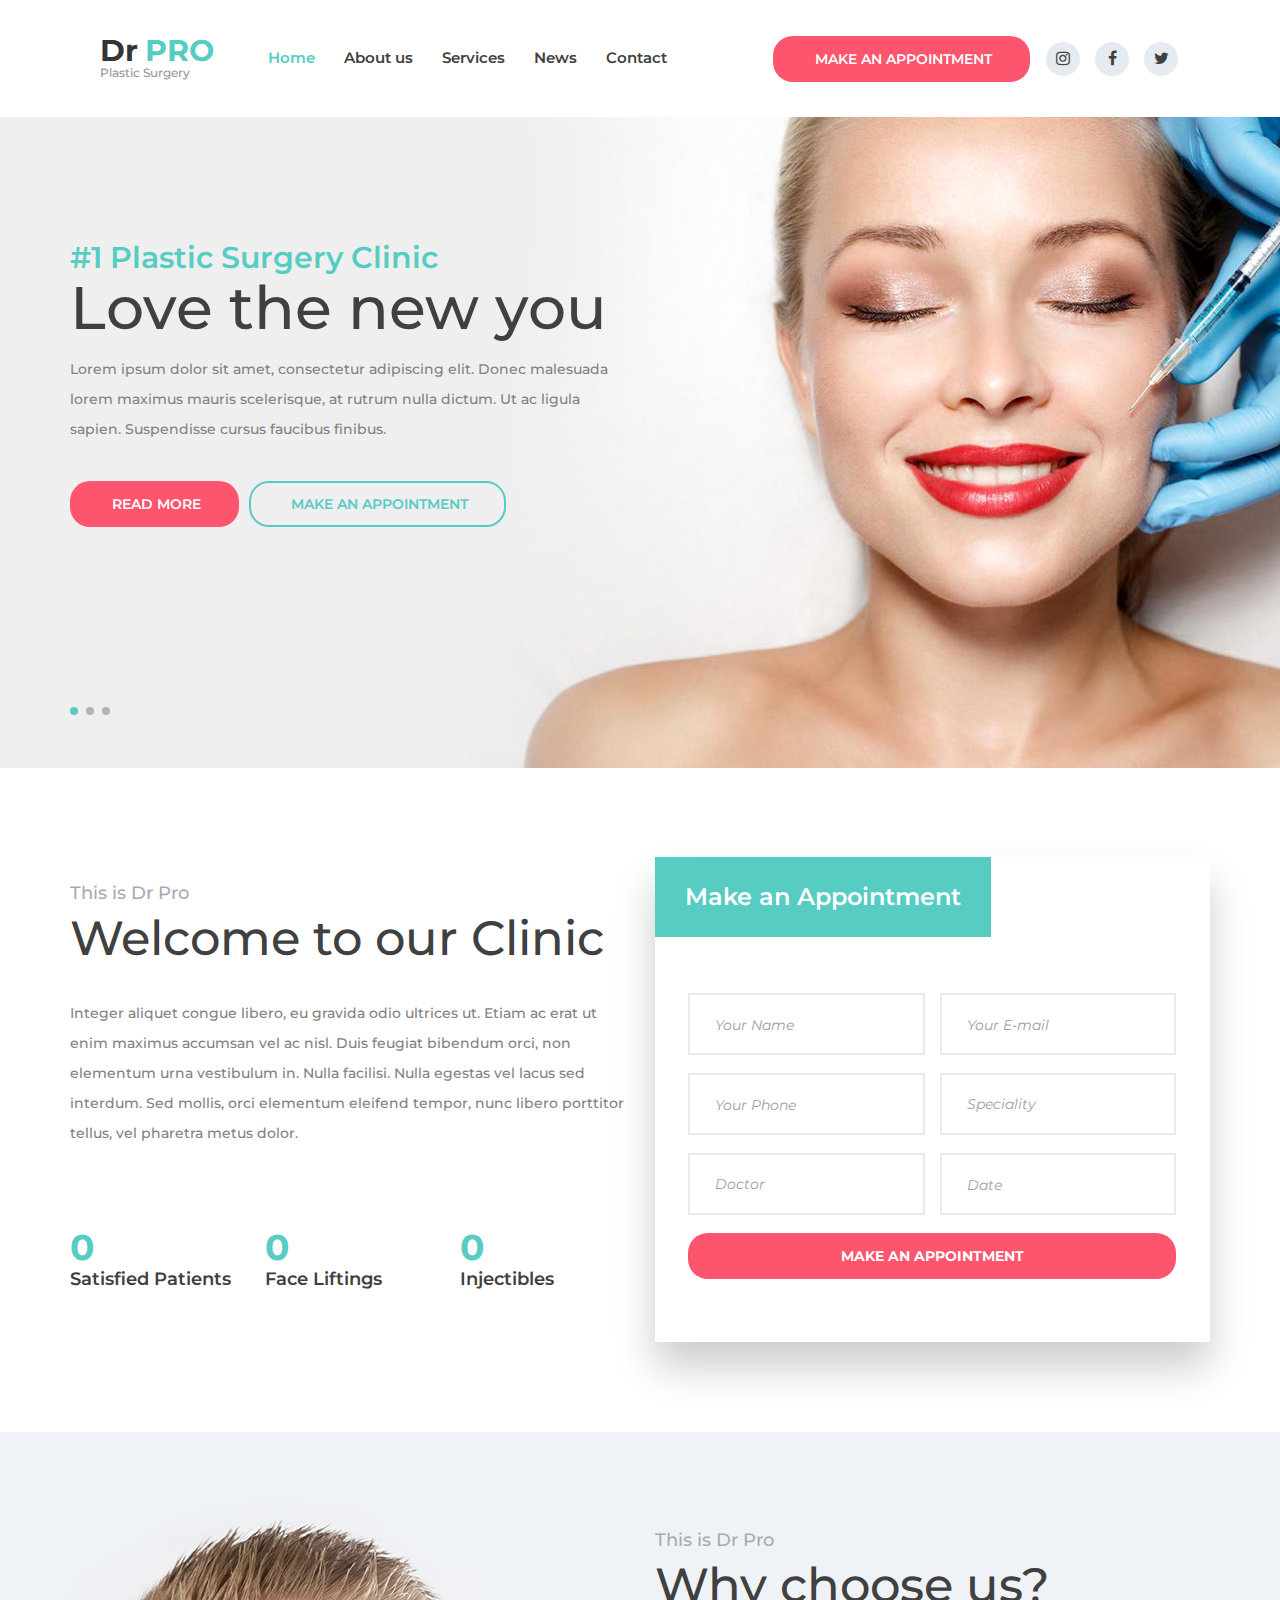
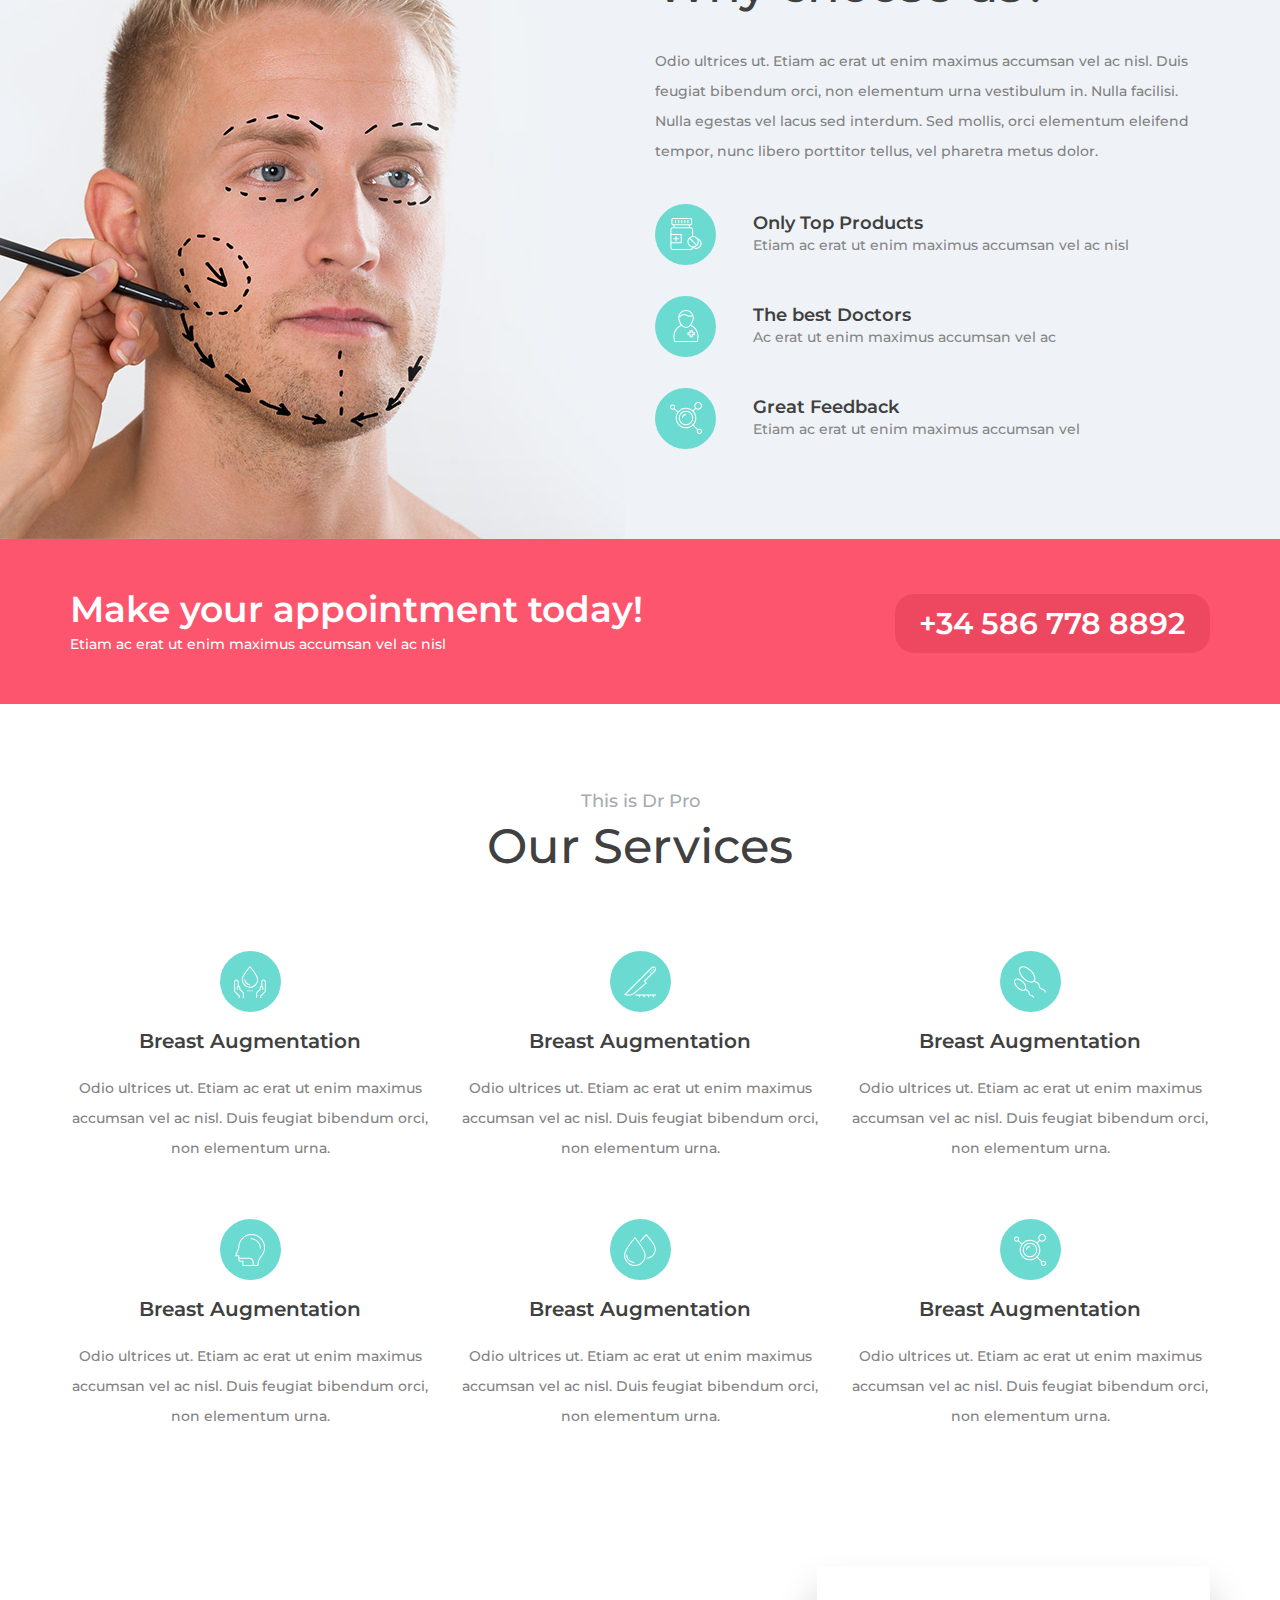
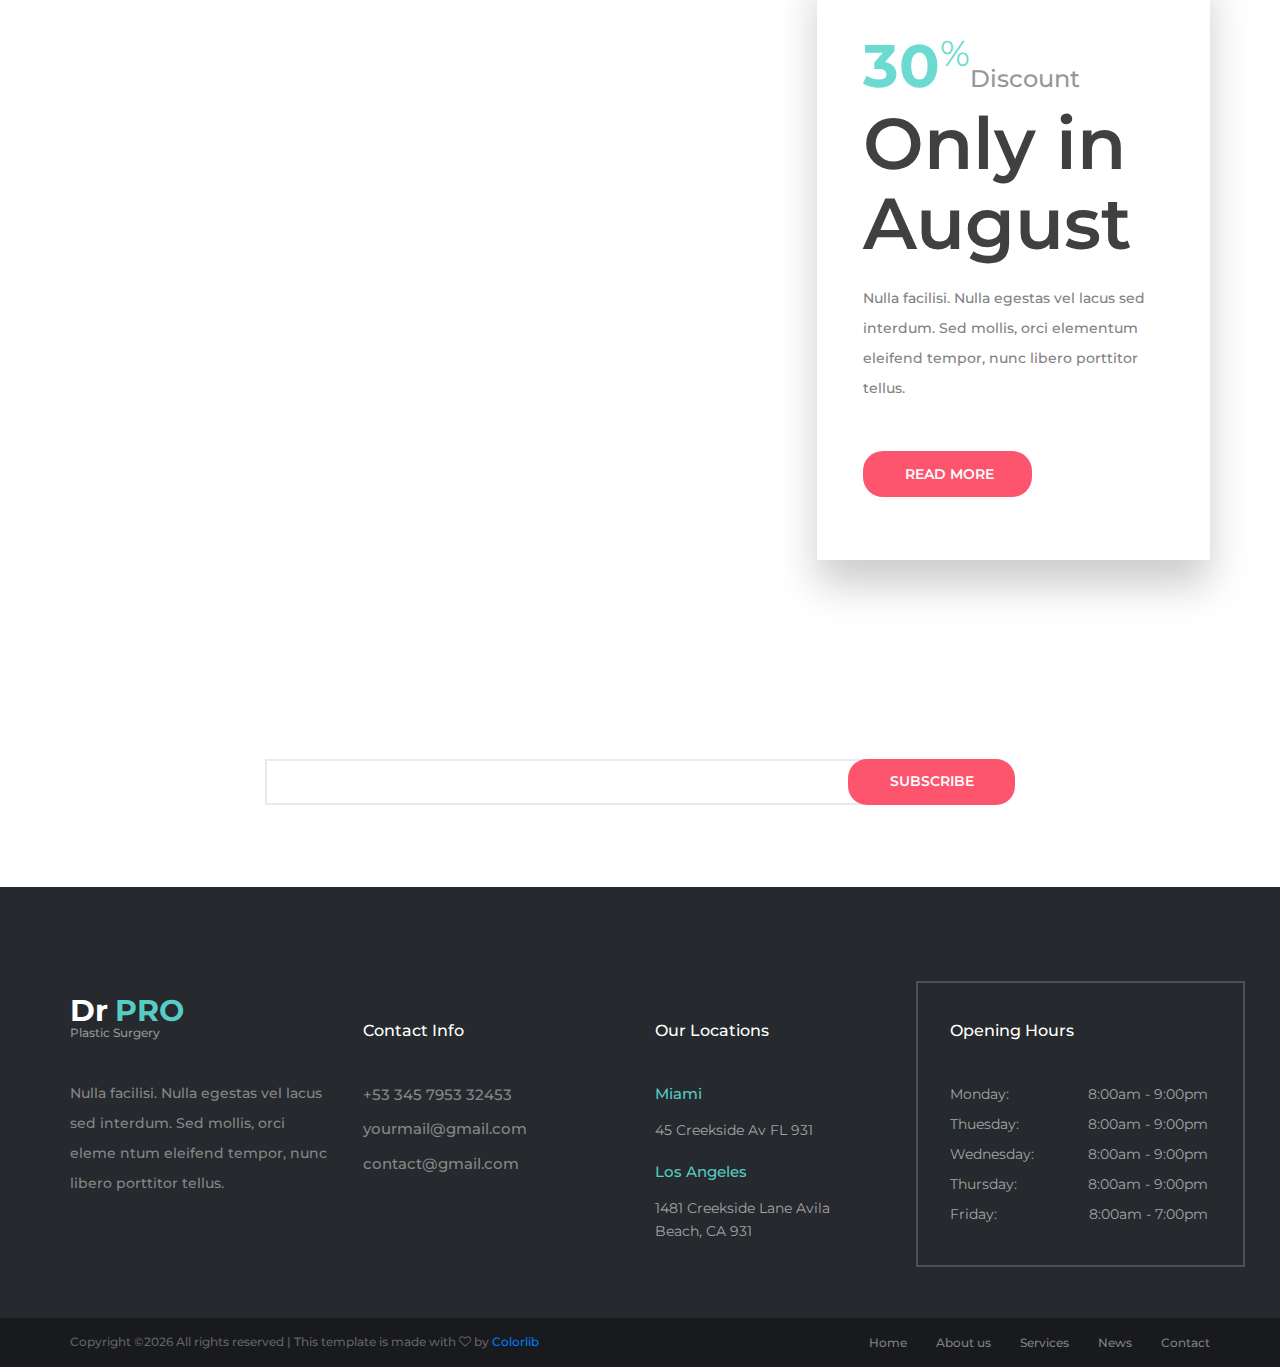
<file: index.html>
<!DOCTYPE html>
<html lang="en">
<head>
<title>Dr PRO</title>
<meta charset="utf-8">
<meta http-equiv="X-UA-Compatible" content="IE=edge">
<meta name="description" content="Dr PRO template project">
<meta name="viewport" content="width=device-width, initial-scale=1">
<link rel="stylesheet" type="text/css" href="styles/bootstrap-4.1.2/bootstrap.min.css">
<link href="plugins/font-awesome-4.7.0/css/font-awesome.min.css" rel="stylesheet" type="text/css">
<link rel="stylesheet" type="text/css" href="plugins/OwlCarousel2-2.2.1/owl.carousel.css">
<link rel="stylesheet" type="text/css" href="plugins/OwlCarousel2-2.2.1/owl.theme.default.css">
<link rel="stylesheet" type="text/css" href="plugins/OwlCarousel2-2.2.1/animate.css">
<link href="plugins/jquery-datepicker/jquery-ui.css" rel="stylesheet" type="text/css">
<link rel="stylesheet" type="text/css" href="styles/main_styles.css">
<link rel="stylesheet" type="text/css" href="styles/responsive.css">
</head>
<body>

<div class="super_container">
	
	<!-- Header -->

	<header class="header trans_400">
		<div class="header_content d-flex flex-row align-items-center jusity-content-start trans_400">

			<!-- Logo -->
			<div class="logo">
				<a href="#">
					<div>Dr<span>PRO</span></div>
					<div>Plastic Surgery</div>
				</a>
			</div>

			<!-- Main Navigation -->
			<nav class="main_nav">
				<ul class="d-flex flex-row align-items-center justify-content-start">
					<li class="active"><a href="index.html">Home</a></li>
					<li><a href="about.html">About us</a></li>
					<li><a href="services.html">Services</a></li>
					<li><a href="blog.html">News</a></li>
					<li><a href="contact.html">Contact</a></li>
				</ul>
			</nav>
			<div class="header_extra d-flex flex-row align-items-center justify-content-end ml-auto">
				
				<!-- Work Hourse -->
				<div class="work_hours">Mo - Sat: 8:00am - 9:00pm</div>

				<!-- Header Phone -->
				<div class="header_phone">+34 586 778 8892</div>

				<!-- Appointment Button -->
				<div class="button button_1 header_button"><a href="#">Make an Appointment</a></div>

				<!-- Header Social -->
				<div class="social header_social">
					<ul class="d-flex flex-row align-items-center justify-content-start">
						<li><a href="#"><i class="fa fa-instagram" aria-hidden="true"></i></a></li>
						<li><a href="#"><i class="fa fa-facebook" aria-hidden="true"></i></a></li>
						<li><a href="#"><i class="fa fa-twitter" aria-hidden="true"></i></a></li>
					</ul>
				</div>

				<!-- Hamburger -->
				<div class="hamburger"><i class="fa fa-bars" aria-hidden="true"></i></div>
			</div>
		</div>
	</header>

	<!-- Menu -->

	<div class="menu_overlay trans_400"></div>
	<div class="menu trans_400">
		<div class="menu_close_container"><div class="menu_close"><div></div><div></div></div></div>
		<nav class="menu_nav">
			<ul>
				<li><a href="index.html">Home</a></li>
				<li><a href="about.html">About us</a></li>
				<li><a href="services.html">Services</a></li>
				<li><a href="blog.html">News</a></li>
				<li><a href="contact.html">Contact</a></li>
			</ul>
		</nav>
		<div class="menu_extra">
			<div class="menu_link">Mo - Sat: 8:00am - 9:00pm</div>
			<div class="menu_link">+34 586 778 8892</div>
			<div class="menu_link"><a href="#">Make an appointment</a></div>
		</div>
		<div class="social menu_social">
			<ul class="d-flex flex-row align-items-center justify-content-start">
				<li><a href="#"><i class="fa fa-instagram" aria-hidden="true"></i></a></li>
				<li><a href="#"><i class="fa fa-facebook" aria-hidden="true"></i></a></li>
				<li><a href="#"><i class="fa fa-twitter" aria-hidden="true"></i></a></li>
			</ul>
		</div>
	</div>

	<!-- Home -->

	<div class="home">

		<!-- Home Slider -->
		<div class="home_slider_container">
			<div class="owl-carousel owl-theme home_slider">
				
				<!-- Slide -->
				<div class="owl-item">
					<div class="background_image" style="background-image:url(images/home_slider.jpg)"></div>
					<div class="home_container">
						<div class="container">
							<div class="row">
								<div class="col">
									<div class="home_content">
										<div class="home_subtitle">#1 Plastic Surgery Clinic</div>
										<div class="home_title">Love the new you</div>
										<div class="home_text">
											<p>Lorem ipsum dolor sit amet, consectetur adipiscing elit. Donec malesuada lorem maximus mauris scelerisque, at rutrum nulla dictum. Ut ac ligula sapien. Suspendisse cursus faucibus finibus.</p>
										</div>
										<div class="home_buttons d-flex flex-row align-items-center justify-content-start">
											<div class="button button_1 trans_200"><a href="#">read more</a></div>
											<div class="button button_2 trans_200"><a href="#">make an appointment</a></div>
										</div>
									</div>
								</div>
							</div>
						</div>
					</div>
				</div>

			</div>

			<!-- Home Slider Dots -->

			<div class="home_slider_dots">
				<ul id="home_slider_custom_dots" class="home_slider_custom_dots d-flex flex-row align-items-center justify-content-start">
					<li class="home_slider_custom_dot trans_200 active"></li>
					<li class="home_slider_custom_dot trans_200"></li>
					<li class="home_slider_custom_dot trans_200"></li>
				</ul>
			</div>

		</div>
	</div>

	<!-- Intro -->

	<div class="intro">
		<div class="container">
			<div class="row">

				<!-- Intro Content -->
				<div class="col-lg-6 intro_col">
					<div class="intro_content">
						<div class="section_title_container">
							<div class="section_subtitle">This is Dr Pro</div>
							<div class="section_title"><h2>Welcome to our Clinic</h2></div>
						</div>
						<div class="intro_text">
							<p>Integer aliquet congue libero, eu gravida odio ultrices ut. Etiam ac erat ut enim maximus accumsan vel ac nisl. Duis feugiat bibendum orci, non elementum urna vestibulum in. Nulla facilisi. Nulla egestas vel lacus sed interdum. Sed mollis, orci elementum eleifend tempor, nunc libero porttitor tellus, vel pharetra metus dolor.</p>
						</div>
						<div class="milestones">
							<div class="row milestones_row">
							
								<!-- Milestone -->
								<div class="col-md-4 milestone_col">
									<div class="milestone">
										<div class="milestone_counter" data-end-value="5000" data-sign-before="+">0</div>
										<div class="milestone_text">Satisfied Patients</div>
									</div>
								</div>

								<!-- Milestone -->
								<div class="col-md-4 milestone_col">
									<div class="milestone">
										<div class="milestone_counter" data-end-value="352">0</div>
										<div class="milestone_text">Face Liftings</div>
									</div>
								</div>

								<!-- Milestone -->
								<div class="col-md-4 milestone_col">
									<div class="milestone">
										<div class="milestone_counter" data-end-value="718">0</div>
										<div class="milestone_text">Injectibles</div>
									</div>
								</div>

							</div>
						</div>
					</div>
				</div>

				<!-- Intro Form -->
				<div class="col-lg-6 intro_col">
					<div class="intro_form_container">
						<div class="intro_form_title">Make an Appointment</div>
						<form action="#" class="intro_form" id="intro_form">
							<div class="d-flex flex-row align-items-start justify-content-between flex-wrap">
								<input type="text" class="intro_input" placeholder="Your Name" required="required">
								<input type="email" class="intro_input" placeholder="Your E-mail" required="required">
								<input type="tel" class="intro_input" placeholder="Your Phone" required="required">
								<select class="intro_select intro_input" required>
									<option disabled="" selected="" value="">Speciality</option>
									<option>Speciality 1</option>
									<option>Speciality 2</option>
									<option>Speciality 3</option>
									<option>Speciality 4</option>
									<option>Speciality 5</option>
								</select>
								<select class="intro_select intro_input" required="required">
										<option disabled="" selected="" value="">Doctor</option>
										<option>Doctor 1</option>
										<option>Doctor 2</option>
										<option>Doctor 3</option>
										<option>Doctor 4</option>
										<option>Doctor 5</option>
									</select>
								<input type="text" id="datepicker" class="intro_input datepicker" placeholder="Date" required="required">
							</div>
							<button class="button button_1 intro_button trans_200">make an appointment</button>
						</form>
					</div>
				</div>

			</div>
		</div>
	</div>

	<!-- Why Choose Us -->

	<div class="why">
		<!-- <div class="background_image" style="background-image:url(images/why.jpg)"></div> -->
		<div class="container">
			<div class="row row-eq-height">

				<!-- Why Choose Us Image -->
				<div class="col-lg-6 order-lg-1 order-2">
					<div class="why_image_container">
						<div class="why_image"><img src="images/why_1.jpg" alt=""></div>
					</div>
				</div>

				<!-- Why Choose Us Content -->
				<div class="col-lg-6 order-lg-2 order-1">
					<div class="why_content">
						<div class="section_title_container">
							<div class="section_subtitle">This is Dr Pro</div>
							<div class="section_title"><h2>Why choose us?</h2></div>
						</div>
						<div class="why_text">
							<p>Odio ultrices ut. Etiam ac erat ut enim maximus accumsan vel ac nisl. Duis feugiat bibendum orci, non elementum urna vestibulum in. Nulla facilisi. Nulla egestas vel lacus sed interdum. Sed mollis, orci elementum eleifend tempor, nunc libero porttitor tellus, vel pharetra metus dolor.</p>
						</div>
						<div class="why_list">
							<ul>

								<!-- Why List Item -->
								<li class="d-flex flex-row align-items-center justify-content-start">
									<div class="icon_container d-flex flex-column align-items-center justify-content-center">
										<div class="icon"><img src="images/icon_1.svg" alt="https://www.flaticon.com/authors/prosymbols"></div>
									</div>
									<div class="why_list_content">
										<div class="why_list_title">Only Top Products</div>
										<div class="why_list_text">Etiam ac erat ut enim maximus accumsan vel ac nisl</div>
									</div>
								</li>

								<!-- Why List Item -->
								<li class="d-flex flex-row align-items-center justify-content-start">
									<div class="icon_container d-flex flex-column align-items-center justify-content-center">
										<div class="icon"><img src="images/icon_2.svg" alt="https://www.flaticon.com/authors/prosymbols"></div>
									</div>
									<div class="why_list_content">
										<div class="why_list_title">The best Doctors</div>
										<div class="why_list_text">Ac erat ut enim maximus accumsan vel ac</div>
									</div>
								</li>

								<!-- Why List Item -->
								<li class="d-flex flex-row align-items-center justify-content-start">
									<div class="icon_container d-flex flex-column align-items-center justify-content-center">
										<div class="icon"><img src="images/icon_3.svg" alt="https://www.flaticon.com/authors/prosymbols"></div>
									</div>
									<div class="why_list_content">
										<div class="why_list_title">Great Feedback</div>
										<div class="why_list_text">Etiam ac erat ut enim maximus accumsan vel</div>
									</div>
								</li>

							</ul>
						</div>
					</div>
				</div>
			</div>
		</div>
	</div>

	<!-- Call to action -->

	<div class="cta">
		<div class="container">
			<div class="row">
				<div class="col">
					<div class="cta_container d-flex flex-lg-row flex-column align-items-lg-center align-items-start justify-content-start">
						<div class="cta_content">
							<div class="cta_title">Make your appointment today!</div>
							<div class="cta_text">Etiam ac erat ut enim maximus accumsan vel ac nisl</div>
						</div>
						<div class="cta_phone ml-lg-auto">+34 586 778 8892</div>
					</div>
				</div>
			</div>
		</div>
	</div>

	<!-- Services -->

	<div class="services">
		<div class="container">
			<div class="row">
				<div class="col text-center">
					<div class="section_title_container">
						<div class="section_subtitle">This is Dr Pro</div>
						<div class="section_title"><h2>Our Services</h2></div>
					</div>
				</div>
			</div>
			<div class="row services_row">
				
				<!-- Service -->
				<div class="col-xl-4 col-md-6 service_col">
					<div class="service text-center">
						<div class="service">
							<div class="icon_container d-flex flex-column align-items-center justify-content-center ml-auto mr-auto">
								<div class="icon"><img src="images/icon_4.svg" alt="https://www.flaticon.com/authors/prosymbols"></div>
							</div>
							<div class="service_title">Breast Augmentation</div>
							<div class="service_text">
								<p>Odio ultrices ut. Etiam ac erat ut enim maximus accumsan vel ac nisl. Duis feugiat bibendum orci, non elementum urna.</p>
							</div>
						</div>
					</div>
				</div>

				<!-- Service -->
				<div class="col-xl-4 col-md-6 service_col">
					<div class="service text-center">
						<div class="service">
							<div class="icon_container d-flex flex-column align-items-center justify-content-center ml-auto mr-auto">
								<div class="icon"><img src="images/icon_5.svg" alt="https://www.flaticon.com/authors/prosymbols"></div>
							</div>
							<div class="service_title">Breast Augmentation</div>
							<div class="service_text">
								<p>Odio ultrices ut. Etiam ac erat ut enim maximus accumsan vel ac nisl. Duis feugiat bibendum orci, non elementum urna.</p>
							</div>
						</div>
					</div>
				</div>

				<!-- Service -->
				<div class="col-xl-4 col-md-6 service_col">
					<div class="service text-center">
						<div class="service">
							<div class="icon_container d-flex flex-column align-items-center justify-content-center ml-auto mr-auto">
								<div class="icon"><img src="images/icon_6.svg" alt="https://www.flaticon.com/authors/prosymbols"></div>
							</div>
							<div class="service_title">Breast Augmentation</div>
							<div class="service_text">
								<p>Odio ultrices ut. Etiam ac erat ut enim maximus accumsan vel ac nisl. Duis feugiat bibendum orci, non elementum urna.</p>
							</div>
						</div>
					</div>
				</div>

				<!-- Service -->
				<div class="col-xl-4 col-md-6 service_col">
					<div class="service text-center">
						<div class="service">
							<div class="icon_container d-flex flex-column align-items-center justify-content-center ml-auto mr-auto">
								<div class="icon"><img src="images/icon_7.svg" alt="https://www.flaticon.com/authors/prosymbols"></div>
							</div>
							<div class="service_title">Breast Augmentation</div>
							<div class="service_text">
								<p>Odio ultrices ut. Etiam ac erat ut enim maximus accumsan vel ac nisl. Duis feugiat bibendum orci, non elementum urna.</p>
							</div>
						</div>
					</div>
				</div>

				<!-- Service -->
				<div class="col-xl-4 col-md-6 service_col">
					<div class="service text-center">
						<div class="service">
							<div class="icon_container d-flex flex-column align-items-center justify-content-center ml-auto mr-auto">
								<div class="icon"><img src="images/icon_8.svg" alt="https://www.flaticon.com/authors/prosymbols"></div>
							</div>
							<div class="service_title">Breast Augmentation</div>
							<div class="service_text">
								<p>Odio ultrices ut. Etiam ac erat ut enim maximus accumsan vel ac nisl. Duis feugiat bibendum orci, non elementum urna.</p>
							</div>
						</div>
					</div>
				</div>

				<!-- Service -->
				<div class="col-xl-4 col-md-6 service_col">
					<div class="service text-center">
						<div class="service">
							<div class="icon_container d-flex flex-column align-items-center justify-content-center ml-auto mr-auto">
								<div class="icon"><img src="images/icon_3.svg" alt="https://www.flaticon.com/authors/prosymbols"></div>
							</div>
							<div class="service_title">Breast Augmentation</div>
							<div class="service_text">
								<p>Odio ultrices ut. Etiam ac erat ut enim maximus accumsan vel ac nisl. Duis feugiat bibendum orci, non elementum urna.</p>
							</div>
						</div>
					</div>
				</div>

			</div>
		</div>
	</div>

	<!-- Extra -->

	<div class="extra">
		<div class="parallax_background parallax-window" data-parallax="scroll" data-image-src="images/extra.jpg" data-speed="0.8"></div>
		<div class="container">
			<div class="row">
				<div class="col">
					<div class="extra_container d-flex flex-row align-items-start justify-content-end">
						<div class="extra_content">
							<div class="extra_disc d-flex flex-row align-items-end justify-content-start">
								<div>30<span>%</span></div>
								<div>Discount</div>
							</div>
							<div class="extra_title">Only in August</div>
							<div class="extra_text">
								<p>Nulla facilisi. Nulla egestas vel lacus sed interdum. Sed mollis, orci elementum eleifend tempor, nunc libero porttitor tellus.</p>
							</div>
							<div class="button button_1 extra_link trans_200"><a href="#">read more</a></div>
						</div>
					</div>
				</div>
			</div>
		</div>
	</div>

	<!-- Newsletter -->

	<div class="newsletter">
		<div class="parallax_background parallax-window" data-parallax="scroll" data-image-src="images/newsletter.jpg" data-speed="0.8"></div>
		<div class="container">
			<div class="row">
				<div class="col text-center">
					<div class="newsletter_title">Subscribe to our newsletter</div>
				</div>
			</div>
			<div class="row newsletter_row">
				<div class="col-lg-8 offset-lg-2">
					<div class="newsletter_form_container">
						<form action="#" id="newsleter_form" class="newsletter_form">
							<input type="email" class="newsletter_input" placeholder="Your E-mail" required="required">
							<button class="newsletter_button">subscribe</button>
						</form>
					</div>
				</div>
			</div>
		</div>
	</div>

	<!-- Footer -->

	<footer class="footer">
		<div class="footer_content">
			<div class="container">
				<div class="row">

					<!-- Footer About -->
					<div class="col-lg-3 footer_col">
						<div class="footer_about">
							<div class="footer_logo">
								<a href="#">
									<div>Dr<span>PRO</span></div>
									<div>Plastic Surgery</div>
								</a>
							</div>
							<div class="footer_about_text">
								<p>Nulla facilisi. Nulla egestas vel lacus sed interdum. Sed mollis, orci eleme ntum eleifend tempor, nunc libero porttitor tellus.</p>
							</div>
						</div>
					</div>

					<!-- Footer Contact Info -->
					<div class="col-lg-3 footer_col">
						<div class="footer_contact">
							<div class="footer_title">Contact Info</div>
							<ul class="contact_list">
								<li>+53 345 7953 32453</li>
								<li>yourmail@gmail.com</li>
								<li>contact@gmail.com</li>
							</ul>
						</div>
					</div>

					<!-- Footer Locations -->
					<div class="col-lg-3 footer_col">
						<div class="footer_location">
							<div class="footer_title">Our Locations</div>
							<ul class="locations_list">
								<li>
									<div class="location_title">Miami</div>
									<div class="location_text">45 Creekside Av  FL 931</div>
								</li>
								<li>
									<div class="location_title">Los Angeles</div>
									<div class="location_text">1481 Creekside Lane Avila Beach, CA 931</div>
								</li>
							</ul>
						</div>
					</div>

					<!-- Footer Opening Hours -->
					<div class="col-lg-3 footer_col">
						<div class="opening_hours">
							<div class="footer_title">Opening Hours</div>
							<ul class="opening_hours_list">
								<li class="d-flex flex-row align-items-start justify-content-start">
									<div>Monday:</div>
									<div class="ml-auto">8:00am - 9:00pm</div>
								</li>
								<li class="d-flex flex-row align-items-start justify-content-start">
									<div>Thuesday:</div>
									<div class="ml-auto">8:00am - 9:00pm</div>
								</li>
								<li class="d-flex flex-row align-items-start justify-content-start">
									<div>Wednesday:</div>
									<div class="ml-auto">8:00am - 9:00pm</div>
								</li>
								<li class="d-flex flex-row align-items-start justify-content-start">
									<div>Thursday:</div>
									<div class="ml-auto">8:00am - 9:00pm</div>
								</li>
								<li class="d-flex flex-row align-items-start justify-content-start">
									<div>Friday:</div>
									<div class="ml-auto">8:00am - 7:00pm</div>
								</li>
							</ul>
						</div>
					</div>

				</div>
			</div>
		</div>
		<div class="footer_bar">
			<div class="container">
				<div class="row">
					<div class="col">
						<div class="footer_bar_content  d-flex flex-md-row flex-column align-items-md-center justify-content-start">
							<div class="copyright"><!-- Link back to Colorlib can't be removed. Template is licensed under CC BY 3.0. -->
Copyright &copy;<script>document.write(new Date().getFullYear());</script> All rights reserved | This template is made with <i class="fa fa-heart-o" aria-hidden="true"></i> by <a href="https://colorlib.com" target="_blank">Colorlib</a>
<!-- Link back to Colorlib can't be removed. Template is licensed under CC BY 3.0. -->
</div>
							<nav class="footer_nav ml-md-auto">
								<ul class="d-flex flex-row align-items-center justify-content-start">
									<li><a href="index.html">Home</a></li>
									<li><a href="about.html">About us</a></li>
									<li><a href="services.html">Services</a></li>
									<li><a href="blog.html">News</a></li>
									<li><a href="contact.html">Contact</a></li>
								</ul>
							</nav>
						</div>
					</div>
				</div>
			</div>			
		</div>
	</footer>
</div>

<script src="js/jquery-3.2.1.min.js"></script>
<script src="styles/bootstrap-4.1.2/popper.js"></script>
<script src="styles/bootstrap-4.1.2/bootstrap.min.js"></script>
<script src="plugins/greensock/TweenMax.min.js"></script>
<script src="plugins/greensock/TimelineMax.min.js"></script>
<script src="plugins/scrollmagic/ScrollMagic.min.js"></script>
<script src="plugins/greensock/animation.gsap.min.js"></script>
<script src="plugins/greensock/ScrollToPlugin.min.js"></script>
<script src="plugins/OwlCarousel2-2.2.1/owl.carousel.js"></script>
<script src="plugins/easing/easing.js"></script>
<script src="plugins/parallax-js-master/parallax.min.js"></script>
<script src="plugins/jquery-datepicker/jquery-ui.js"></script>
<script src="js/custom.js"></script>

<!-- Global site tag (gtag.js) - Google Analytics -->
<script async src="https://www.googletagmanager.com/gtag/js?id=UA-23581568-13"></script>
<script>
  window.dataLayer = window.dataLayer || [];
  function gtag(){dataLayer.push(arguments);}
  gtag('js', new Date());

  gtag('config', 'UA-23581568-13');
</script>

</body>
</html>
</file>
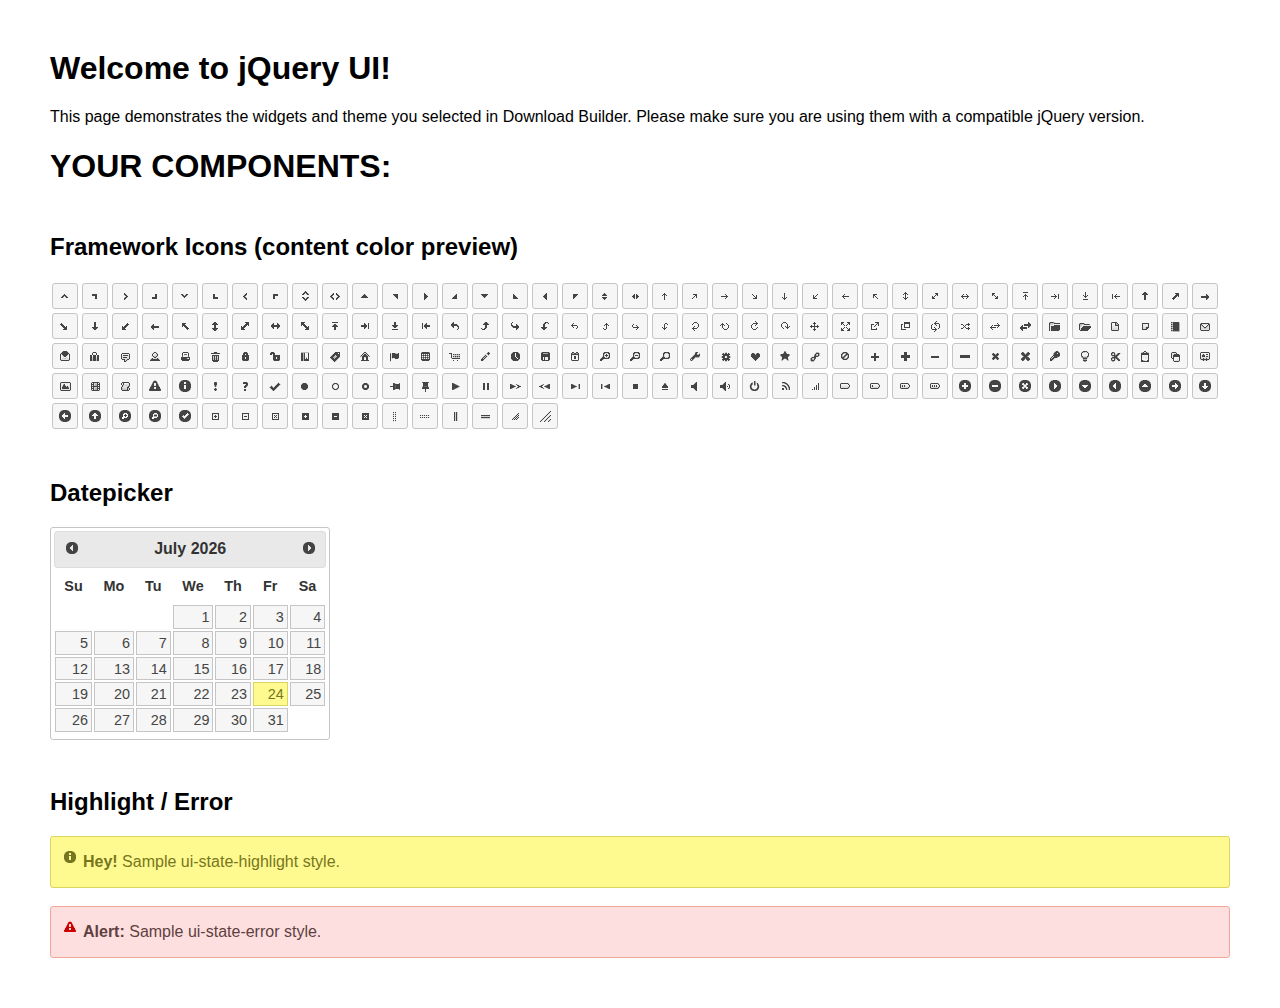
<file: plugins/jquery-datepicker/index.html>
<!doctype html>
<html lang="us">
<head>
	<meta charset="utf-8">
	<title>jQuery UI Example Page</title>
	<link href="jquery-ui.css" rel="stylesheet">
	<style>
	body{
		font-family: "Trebuchet MS", sans-serif;
		margin: 50px;
	}
	.demoHeaders {
		margin-top: 2em;
	}
	#dialog-link {
		padding: .4em 1em .4em 20px;
		text-decoration: none;
		position: relative;
	}
	#dialog-link span.ui-icon {
		margin: 0 5px 0 0;
		position: absolute;
		left: .2em;
		top: 50%;
		margin-top: -8px;
	}
	#icons {
		margin: 0;
		padding: 0;
	}
	#icons li {
		margin: 2px;
		position: relative;
		padding: 4px 0;
		cursor: pointer;
		float: left;
		list-style: none;
	}
	#icons span.ui-icon {
		float: left;
		margin: 0 4px;
	}
	.fakewindowcontain .ui-widget-overlay {
		position: absolute;
	}
	select {
		width: 200px;
	}
	</style>
</head>
<body>

<h1>Welcome to jQuery UI!</h1>

<div class="ui-widget">
	<p>This page demonstrates the widgets and theme you selected in Download Builder. Please make sure you are using them with a compatible jQuery version.</p>
</div>

<h1>YOUR COMPONENTS:</h1>
















<h2 class="demoHeaders">Framework Icons (content color preview)</h2>
<ul id="icons" class="ui-widget ui-helper-clearfix">
	<li class="ui-state-default ui-corner-all" title=".ui-icon-caret-1-n"><span class="ui-icon ui-icon-caret-1-n"></span></li>
	<li class="ui-state-default ui-corner-all" title=".ui-icon-caret-1-ne"><span class="ui-icon ui-icon-caret-1-ne"></span></li>
	<li class="ui-state-default ui-corner-all" title=".ui-icon-caret-1-e"><span class="ui-icon ui-icon-caret-1-e"></span></li>
	<li class="ui-state-default ui-corner-all" title=".ui-icon-caret-1-se"><span class="ui-icon ui-icon-caret-1-se"></span></li>
	<li class="ui-state-default ui-corner-all" title=".ui-icon-caret-1-s"><span class="ui-icon ui-icon-caret-1-s"></span></li>
	<li class="ui-state-default ui-corner-all" title=".ui-icon-caret-1-sw"><span class="ui-icon ui-icon-caret-1-sw"></span></li>
	<li class="ui-state-default ui-corner-all" title=".ui-icon-caret-1-w"><span class="ui-icon ui-icon-caret-1-w"></span></li>
	<li class="ui-state-default ui-corner-all" title=".ui-icon-caret-1-nw"><span class="ui-icon ui-icon-caret-1-nw"></span></li>
	<li class="ui-state-default ui-corner-all" title=".ui-icon-caret-2-n-s"><span class="ui-icon ui-icon-caret-2-n-s"></span></li>
	<li class="ui-state-default ui-corner-all" title=".ui-icon-caret-2-e-w"><span class="ui-icon ui-icon-caret-2-e-w"></span></li>
	<li class="ui-state-default ui-corner-all" title=".ui-icon-triangle-1-n"><span class="ui-icon ui-icon-triangle-1-n"></span></li>
	<li class="ui-state-default ui-corner-all" title=".ui-icon-triangle-1-ne"><span class="ui-icon ui-icon-triangle-1-ne"></span></li>
	<li class="ui-state-default ui-corner-all" title=".ui-icon-triangle-1-e"><span class="ui-icon ui-icon-triangle-1-e"></span></li>
	<li class="ui-state-default ui-corner-all" title=".ui-icon-triangle-1-se"><span class="ui-icon ui-icon-triangle-1-se"></span></li>
	<li class="ui-state-default ui-corner-all" title=".ui-icon-triangle-1-s"><span class="ui-icon ui-icon-triangle-1-s"></span></li>
	<li class="ui-state-default ui-corner-all" title=".ui-icon-triangle-1-sw"><span class="ui-icon ui-icon-triangle-1-sw"></span></li>
	<li class="ui-state-default ui-corner-all" title=".ui-icon-triangle-1-w"><span class="ui-icon ui-icon-triangle-1-w"></span></li>
	<li class="ui-state-default ui-corner-all" title=".ui-icon-triangle-1-nw"><span class="ui-icon ui-icon-triangle-1-nw"></span></li>
	<li class="ui-state-default ui-corner-all" title=".ui-icon-triangle-2-n-s"><span class="ui-icon ui-icon-triangle-2-n-s"></span></li>
	<li class="ui-state-default ui-corner-all" title=".ui-icon-triangle-2-e-w"><span class="ui-icon ui-icon-triangle-2-e-w"></span></li>
	<li class="ui-state-default ui-corner-all" title=".ui-icon-arrow-1-n"><span class="ui-icon ui-icon-arrow-1-n"></span></li>
	<li class="ui-state-default ui-corner-all" title=".ui-icon-arrow-1-ne"><span class="ui-icon ui-icon-arrow-1-ne"></span></li>
	<li class="ui-state-default ui-corner-all" title=".ui-icon-arrow-1-e"><span class="ui-icon ui-icon-arrow-1-e"></span></li>
	<li class="ui-state-default ui-corner-all" title=".ui-icon-arrow-1-se"><span class="ui-icon ui-icon-arrow-1-se"></span></li>
	<li class="ui-state-default ui-corner-all" title=".ui-icon-arrow-1-s"><span class="ui-icon ui-icon-arrow-1-s"></span></li>
	<li class="ui-state-default ui-corner-all" title=".ui-icon-arrow-1-sw"><span class="ui-icon ui-icon-arrow-1-sw"></span></li>
	<li class="ui-state-default ui-corner-all" title=".ui-icon-arrow-1-w"><span class="ui-icon ui-icon-arrow-1-w"></span></li>
	<li class="ui-state-default ui-corner-all" title=".ui-icon-arrow-1-nw"><span class="ui-icon ui-icon-arrow-1-nw"></span></li>
	<li class="ui-state-default ui-corner-all" title=".ui-icon-arrow-2-n-s"><span class="ui-icon ui-icon-arrow-2-n-s"></span></li>
	<li class="ui-state-default ui-corner-all" title=".ui-icon-arrow-2-ne-sw"><span class="ui-icon ui-icon-arrow-2-ne-sw"></span></li>
	<li class="ui-state-default ui-corner-all" title=".ui-icon-arrow-2-e-w"><span class="ui-icon ui-icon-arrow-2-e-w"></span></li>
	<li class="ui-state-default ui-corner-all" title=".ui-icon-arrow-2-se-nw"><span class="ui-icon ui-icon-arrow-2-se-nw"></span></li>
	<li class="ui-state-default ui-corner-all" title=".ui-icon-arrowstop-1-n"><span class="ui-icon ui-icon-arrowstop-1-n"></span></li>
	<li class="ui-state-default ui-corner-all" title=".ui-icon-arrowstop-1-e"><span class="ui-icon ui-icon-arrowstop-1-e"></span></li>
	<li class="ui-state-default ui-corner-all" title=".ui-icon-arrowstop-1-s"><span class="ui-icon ui-icon-arrowstop-1-s"></span></li>
	<li class="ui-state-default ui-corner-all" title=".ui-icon-arrowstop-1-w"><span class="ui-icon ui-icon-arrowstop-1-w"></span></li>
	<li class="ui-state-default ui-corner-all" title=".ui-icon-arrowthick-1-n"><span class="ui-icon ui-icon-arrowthick-1-n"></span></li>
	<li class="ui-state-default ui-corner-all" title=".ui-icon-arrowthick-1-ne"><span class="ui-icon ui-icon-arrowthick-1-ne"></span></li>
	<li class="ui-state-default ui-corner-all" title=".ui-icon-arrowthick-1-e"><span class="ui-icon ui-icon-arrowthick-1-e"></span></li>
	<li class="ui-state-default ui-corner-all" title=".ui-icon-arrowthick-1-se"><span class="ui-icon ui-icon-arrowthick-1-se"></span></li>
	<li class="ui-state-default ui-corner-all" title=".ui-icon-arrowthick-1-s"><span class="ui-icon ui-icon-arrowthick-1-s"></span></li>
	<li class="ui-state-default ui-corner-all" title=".ui-icon-arrowthick-1-sw"><span class="ui-icon ui-icon-arrowthick-1-sw"></span></li>
	<li class="ui-state-default ui-corner-all" title=".ui-icon-arrowthick-1-w"><span class="ui-icon ui-icon-arrowthick-1-w"></span></li>
	<li class="ui-state-default ui-corner-all" title=".ui-icon-arrowthick-1-nw"><span class="ui-icon ui-icon-arrowthick-1-nw"></span></li>
	<li class="ui-state-default ui-corner-all" title=".ui-icon-arrowthick-2-n-s"><span class="ui-icon ui-icon-arrowthick-2-n-s"></span></li>
	<li class="ui-state-default ui-corner-all" title=".ui-icon-arrowthick-2-ne-sw"><span class="ui-icon ui-icon-arrowthick-2-ne-sw"></span></li>
	<li class="ui-state-default ui-corner-all" title=".ui-icon-arrowthick-2-e-w"><span class="ui-icon ui-icon-arrowthick-2-e-w"></span></li>
	<li class="ui-state-default ui-corner-all" title=".ui-icon-arrowthick-2-se-nw"><span class="ui-icon ui-icon-arrowthick-2-se-nw"></span></li>
	<li class="ui-state-default ui-corner-all" title=".ui-icon-arrowthickstop-1-n"><span class="ui-icon ui-icon-arrowthickstop-1-n"></span></li>
	<li class="ui-state-default ui-corner-all" title=".ui-icon-arrowthickstop-1-e"><span class="ui-icon ui-icon-arrowthickstop-1-e"></span></li>
	<li class="ui-state-default ui-corner-all" title=".ui-icon-arrowthickstop-1-s"><span class="ui-icon ui-icon-arrowthickstop-1-s"></span></li>
	<li class="ui-state-default ui-corner-all" title=".ui-icon-arrowthickstop-1-w"><span class="ui-icon ui-icon-arrowthickstop-1-w"></span></li>
	<li class="ui-state-default ui-corner-all" title=".ui-icon-arrowreturnthick-1-w"><span class="ui-icon ui-icon-arrowreturnthick-1-w"></span></li>
	<li class="ui-state-default ui-corner-all" title=".ui-icon-arrowreturnthick-1-n"><span class="ui-icon ui-icon-arrowreturnthick-1-n"></span></li>
	<li class="ui-state-default ui-corner-all" title=".ui-icon-arrowreturnthick-1-e"><span class="ui-icon ui-icon-arrowreturnthick-1-e"></span></li>
	<li class="ui-state-default ui-corner-all" title=".ui-icon-arrowreturnthick-1-s"><span class="ui-icon ui-icon-arrowreturnthick-1-s"></span></li>
	<li class="ui-state-default ui-corner-all" title=".ui-icon-arrowreturn-1-w"><span class="ui-icon ui-icon-arrowreturn-1-w"></span></li>
	<li class="ui-state-default ui-corner-all" title=".ui-icon-arrowreturn-1-n"><span class="ui-icon ui-icon-arrowreturn-1-n"></span></li>
	<li class="ui-state-default ui-corner-all" title=".ui-icon-arrowreturn-1-e"><span class="ui-icon ui-icon-arrowreturn-1-e"></span></li>
	<li class="ui-state-default ui-corner-all" title=".ui-icon-arrowreturn-1-s"><span class="ui-icon ui-icon-arrowreturn-1-s"></span></li>
	<li class="ui-state-default ui-corner-all" title=".ui-icon-arrowrefresh-1-w"><span class="ui-icon ui-icon-arrowrefresh-1-w"></span></li>
	<li class="ui-state-default ui-corner-all" title=".ui-icon-arrowrefresh-1-n"><span class="ui-icon ui-icon-arrowrefresh-1-n"></span></li>
	<li class="ui-state-default ui-corner-all" title=".ui-icon-arrowrefresh-1-e"><span class="ui-icon ui-icon-arrowrefresh-1-e"></span></li>
	<li class="ui-state-default ui-corner-all" title=".ui-icon-arrowrefresh-1-s"><span class="ui-icon ui-icon-arrowrefresh-1-s"></span></li>
	<li class="ui-state-default ui-corner-all" title=".ui-icon-arrow-4"><span class="ui-icon ui-icon-arrow-4"></span></li>
	<li class="ui-state-default ui-corner-all" title=".ui-icon-arrow-4-diag"><span class="ui-icon ui-icon-arrow-4-diag"></span></li>
	<li class="ui-state-default ui-corner-all" title=".ui-icon-extlink"><span class="ui-icon ui-icon-extlink"></span></li>
	<li class="ui-state-default ui-corner-all" title=".ui-icon-newwin"><span class="ui-icon ui-icon-newwin"></span></li>
	<li class="ui-state-default ui-corner-all" title=".ui-icon-refresh"><span class="ui-icon ui-icon-refresh"></span></li>
	<li class="ui-state-default ui-corner-all" title=".ui-icon-shuffle"><span class="ui-icon ui-icon-shuffle"></span></li>
	<li class="ui-state-default ui-corner-all" title=".ui-icon-transfer-e-w"><span class="ui-icon ui-icon-transfer-e-w"></span></li>
	<li class="ui-state-default ui-corner-all" title=".ui-icon-transferthick-e-w"><span class="ui-icon ui-icon-transferthick-e-w"></span></li>
	<li class="ui-state-default ui-corner-all" title=".ui-icon-folder-collapsed"><span class="ui-icon ui-icon-folder-collapsed"></span></li>
	<li class="ui-state-default ui-corner-all" title=".ui-icon-folder-open"><span class="ui-icon ui-icon-folder-open"></span></li>
	<li class="ui-state-default ui-corner-all" title=".ui-icon-document"><span class="ui-icon ui-icon-document"></span></li>
	<li class="ui-state-default ui-corner-all" title=".ui-icon-document-b"><span class="ui-icon ui-icon-document-b"></span></li>
	<li class="ui-state-default ui-corner-all" title=".ui-icon-note"><span class="ui-icon ui-icon-note"></span></li>
	<li class="ui-state-default ui-corner-all" title=".ui-icon-mail-closed"><span class="ui-icon ui-icon-mail-closed"></span></li>
	<li class="ui-state-default ui-corner-all" title=".ui-icon-mail-open"><span class="ui-icon ui-icon-mail-open"></span></li>
	<li class="ui-state-default ui-corner-all" title=".ui-icon-suitcase"><span class="ui-icon ui-icon-suitcase"></span></li>
	<li class="ui-state-default ui-corner-all" title=".ui-icon-comment"><span class="ui-icon ui-icon-comment"></span></li>
	<li class="ui-state-default ui-corner-all" title=".ui-icon-person"><span class="ui-icon ui-icon-person"></span></li>
	<li class="ui-state-default ui-corner-all" title=".ui-icon-print"><span class="ui-icon ui-icon-print"></span></li>
	<li class="ui-state-default ui-corner-all" title=".ui-icon-trash"><span class="ui-icon ui-icon-trash"></span></li>
	<li class="ui-state-default ui-corner-all" title=".ui-icon-locked"><span class="ui-icon ui-icon-locked"></span></li>
	<li class="ui-state-default ui-corner-all" title=".ui-icon-unlocked"><span class="ui-icon ui-icon-unlocked"></span></li>
	<li class="ui-state-default ui-corner-all" title=".ui-icon-bookmark"><span class="ui-icon ui-icon-bookmark"></span></li>
	<li class="ui-state-default ui-corner-all" title=".ui-icon-tag"><span class="ui-icon ui-icon-tag"></span></li>
	<li class="ui-state-default ui-corner-all" title=".ui-icon-home"><span class="ui-icon ui-icon-home"></span></li>
	<li class="ui-state-default ui-corner-all" title=".ui-icon-flag"><span class="ui-icon ui-icon-flag"></span></li>
	<li class="ui-state-default ui-corner-all" title=".ui-icon-calculator"><span class="ui-icon ui-icon-calculator"></span></li>
	<li class="ui-state-default ui-corner-all" title=".ui-icon-cart"><span class="ui-icon ui-icon-cart"></span></li>
	<li class="ui-state-default ui-corner-all" title=".ui-icon-pencil"><span class="ui-icon ui-icon-pencil"></span></li>
	<li class="ui-state-default ui-corner-all" title=".ui-icon-clock"><span class="ui-icon ui-icon-clock"></span></li>
	<li class="ui-state-default ui-corner-all" title=".ui-icon-disk"><span class="ui-icon ui-icon-disk"></span></li>
	<li class="ui-state-default ui-corner-all" title=".ui-icon-calendar"><span class="ui-icon ui-icon-calendar"></span></li>
	<li class="ui-state-default ui-corner-all" title=".ui-icon-zoomin"><span class="ui-icon ui-icon-zoomin"></span></li>
	<li class="ui-state-default ui-corner-all" title=".ui-icon-zoomout"><span class="ui-icon ui-icon-zoomout"></span></li>
	<li class="ui-state-default ui-corner-all" title=".ui-icon-search"><span class="ui-icon ui-icon-search"></span></li>
	<li class="ui-state-default ui-corner-all" title=".ui-icon-wrench"><span class="ui-icon ui-icon-wrench"></span></li>
	<li class="ui-state-default ui-corner-all" title=".ui-icon-gear"><span class="ui-icon ui-icon-gear"></span></li>
	<li class="ui-state-default ui-corner-all" title=".ui-icon-heart"><span class="ui-icon ui-icon-heart"></span></li>
	<li class="ui-state-default ui-corner-all" title=".ui-icon-star"><span class="ui-icon ui-icon-star"></span></li>
	<li class="ui-state-default ui-corner-all" title=".ui-icon-link"><span class="ui-icon ui-icon-link"></span></li>
	<li class="ui-state-default ui-corner-all" title=".ui-icon-cancel"><span class="ui-icon ui-icon-cancel"></span></li>
	<li class="ui-state-default ui-corner-all" title=".ui-icon-plus"><span class="ui-icon ui-icon-plus"></span></li>
	<li class="ui-state-default ui-corner-all" title=".ui-icon-plusthick"><span class="ui-icon ui-icon-plusthick"></span></li>
	<li class="ui-state-default ui-corner-all" title=".ui-icon-minus"><span class="ui-icon ui-icon-minus"></span></li>
	<li class="ui-state-default ui-corner-all" title=".ui-icon-minusthick"><span class="ui-icon ui-icon-minusthick"></span></li>
	<li class="ui-state-default ui-corner-all" title=".ui-icon-close"><span class="ui-icon ui-icon-close"></span></li>
	<li class="ui-state-default ui-corner-all" title=".ui-icon-closethick"><span class="ui-icon ui-icon-closethick"></span></li>
	<li class="ui-state-default ui-corner-all" title=".ui-icon-key"><span class="ui-icon ui-icon-key"></span></li>
	<li class="ui-state-default ui-corner-all" title=".ui-icon-lightbulb"><span class="ui-icon ui-icon-lightbulb"></span></li>
	<li class="ui-state-default ui-corner-all" title=".ui-icon-scissors"><span class="ui-icon ui-icon-scissors"></span></li>
	<li class="ui-state-default ui-corner-all" title=".ui-icon-clipboard"><span class="ui-icon ui-icon-clipboard"></span></li>
	<li class="ui-state-default ui-corner-all" title=".ui-icon-copy"><span class="ui-icon ui-icon-copy"></span></li>
	<li class="ui-state-default ui-corner-all" title=".ui-icon-contact"><span class="ui-icon ui-icon-contact"></span></li>
	<li class="ui-state-default ui-corner-all" title=".ui-icon-image"><span class="ui-icon ui-icon-image"></span></li>
	<li class="ui-state-default ui-corner-all" title=".ui-icon-video"><span class="ui-icon ui-icon-video"></span></li>
	<li class="ui-state-default ui-corner-all" title=".ui-icon-script"><span class="ui-icon ui-icon-script"></span></li>
	<li class="ui-state-default ui-corner-all" title=".ui-icon-alert"><span class="ui-icon ui-icon-alert"></span></li>
	<li class="ui-state-default ui-corner-all" title=".ui-icon-info"><span class="ui-icon ui-icon-info"></span></li>
	<li class="ui-state-default ui-corner-all" title=".ui-icon-notice"><span class="ui-icon ui-icon-notice"></span></li>
	<li class="ui-state-default ui-corner-all" title=".ui-icon-help"><span class="ui-icon ui-icon-help"></span></li>
	<li class="ui-state-default ui-corner-all" title=".ui-icon-check"><span class="ui-icon ui-icon-check"></span></li>
	<li class="ui-state-default ui-corner-all" title=".ui-icon-bullet"><span class="ui-icon ui-icon-bullet"></span></li>
	<li class="ui-state-default ui-corner-all" title=".ui-icon-radio-off"><span class="ui-icon ui-icon-radio-off"></span></li>
	<li class="ui-state-default ui-corner-all" title=".ui-icon-radio-on"><span class="ui-icon ui-icon-radio-on"></span></li>
	<li class="ui-state-default ui-corner-all" title=".ui-icon-pin-w"><span class="ui-icon ui-icon-pin-w"></span></li>
	<li class="ui-state-default ui-corner-all" title=".ui-icon-pin-s"><span class="ui-icon ui-icon-pin-s"></span></li>
	<li class="ui-state-default ui-corner-all" title=".ui-icon-play"><span class="ui-icon ui-icon-play"></span></li>
	<li class="ui-state-default ui-corner-all" title=".ui-icon-pause"><span class="ui-icon ui-icon-pause"></span></li>
	<li class="ui-state-default ui-corner-all" title=".ui-icon-seek-next"><span class="ui-icon ui-icon-seek-next"></span></li>
	<li class="ui-state-default ui-corner-all" title=".ui-icon-seek-prev"><span class="ui-icon ui-icon-seek-prev"></span></li>
	<li class="ui-state-default ui-corner-all" title=".ui-icon-seek-end"><span class="ui-icon ui-icon-seek-end"></span></li>
	<li class="ui-state-default ui-corner-all" title=".ui-icon-seek-first"><span class="ui-icon ui-icon-seek-first"></span></li>
	<li class="ui-state-default ui-corner-all" title=".ui-icon-stop"><span class="ui-icon ui-icon-stop"></span></li>
	<li class="ui-state-default ui-corner-all" title=".ui-icon-eject"><span class="ui-icon ui-icon-eject"></span></li>
	<li class="ui-state-default ui-corner-all" title=".ui-icon-volume-off"><span class="ui-icon ui-icon-volume-off"></span></li>
	<li class="ui-state-default ui-corner-all" title=".ui-icon-volume-on"><span class="ui-icon ui-icon-volume-on"></span></li>
	<li class="ui-state-default ui-corner-all" title=".ui-icon-power"><span class="ui-icon ui-icon-power"></span></li>
	<li class="ui-state-default ui-corner-all" title=".ui-icon-signal-diag"><span class="ui-icon ui-icon-signal-diag"></span></li>
	<li class="ui-state-default ui-corner-all" title=".ui-icon-signal"><span class="ui-icon ui-icon-signal"></span></li>
	<li class="ui-state-default ui-corner-all" title=".ui-icon-battery-0"><span class="ui-icon ui-icon-battery-0"></span></li>
	<li class="ui-state-default ui-corner-all" title=".ui-icon-battery-1"><span class="ui-icon ui-icon-battery-1"></span></li>
	<li class="ui-state-default ui-corner-all" title=".ui-icon-battery-2"><span class="ui-icon ui-icon-battery-2"></span></li>
	<li class="ui-state-default ui-corner-all" title=".ui-icon-battery-3"><span class="ui-icon ui-icon-battery-3"></span></li>
	<li class="ui-state-default ui-corner-all" title=".ui-icon-circle-plus"><span class="ui-icon ui-icon-circle-plus"></span></li>
	<li class="ui-state-default ui-corner-all" title=".ui-icon-circle-minus"><span class="ui-icon ui-icon-circle-minus"></span></li>
	<li class="ui-state-default ui-corner-all" title=".ui-icon-circle-close"><span class="ui-icon ui-icon-circle-close"></span></li>
	<li class="ui-state-default ui-corner-all" title=".ui-icon-circle-triangle-e"><span class="ui-icon ui-icon-circle-triangle-e"></span></li>
	<li class="ui-state-default ui-corner-all" title=".ui-icon-circle-triangle-s"><span class="ui-icon ui-icon-circle-triangle-s"></span></li>
	<li class="ui-state-default ui-corner-all" title=".ui-icon-circle-triangle-w"><span class="ui-icon ui-icon-circle-triangle-w"></span></li>
	<li class="ui-state-default ui-corner-all" title=".ui-icon-circle-triangle-n"><span class="ui-icon ui-icon-circle-triangle-n"></span></li>
	<li class="ui-state-default ui-corner-all" title=".ui-icon-circle-arrow-e"><span class="ui-icon ui-icon-circle-arrow-e"></span></li>
	<li class="ui-state-default ui-corner-all" title=".ui-icon-circle-arrow-s"><span class="ui-icon ui-icon-circle-arrow-s"></span></li>
	<li class="ui-state-default ui-corner-all" title=".ui-icon-circle-arrow-w"><span class="ui-icon ui-icon-circle-arrow-w"></span></li>
	<li class="ui-state-default ui-corner-all" title=".ui-icon-circle-arrow-n"><span class="ui-icon ui-icon-circle-arrow-n"></span></li>
	<li class="ui-state-default ui-corner-all" title=".ui-icon-circle-zoomin"><span class="ui-icon ui-icon-circle-zoomin"></span></li>
	<li class="ui-state-default ui-corner-all" title=".ui-icon-circle-zoomout"><span class="ui-icon ui-icon-circle-zoomout"></span></li>
	<li class="ui-state-default ui-corner-all" title=".ui-icon-circle-check"><span class="ui-icon ui-icon-circle-check"></span></li>
	<li class="ui-state-default ui-corner-all" title=".ui-icon-circlesmall-plus"><span class="ui-icon ui-icon-circlesmall-plus"></span></li>
	<li class="ui-state-default ui-corner-all" title=".ui-icon-circlesmall-minus"><span class="ui-icon ui-icon-circlesmall-minus"></span></li>
	<li class="ui-state-default ui-corner-all" title=".ui-icon-circlesmall-close"><span class="ui-icon ui-icon-circlesmall-close"></span></li>
	<li class="ui-state-default ui-corner-all" title=".ui-icon-squaresmall-plus"><span class="ui-icon ui-icon-squaresmall-plus"></span></li>
	<li class="ui-state-default ui-corner-all" title=".ui-icon-squaresmall-minus"><span class="ui-icon ui-icon-squaresmall-minus"></span></li>
	<li class="ui-state-default ui-corner-all" title=".ui-icon-squaresmall-close"><span class="ui-icon ui-icon-squaresmall-close"></span></li>
	<li class="ui-state-default ui-corner-all" title=".ui-icon-grip-dotted-vertical"><span class="ui-icon ui-icon-grip-dotted-vertical"></span></li>
	<li class="ui-state-default ui-corner-all" title=".ui-icon-grip-dotted-horizontal"><span class="ui-icon ui-icon-grip-dotted-horizontal"></span></li>
	<li class="ui-state-default ui-corner-all" title=".ui-icon-grip-solid-vertical"><span class="ui-icon ui-icon-grip-solid-vertical"></span></li>
	<li class="ui-state-default ui-corner-all" title=".ui-icon-grip-solid-horizontal"><span class="ui-icon ui-icon-grip-solid-horizontal"></span></li>
	<li class="ui-state-default ui-corner-all" title=".ui-icon-gripsmall-diagonal-se"><span class="ui-icon ui-icon-gripsmall-diagonal-se"></span></li>
	<li class="ui-state-default ui-corner-all" title=".ui-icon-grip-diagonal-se"><span class="ui-icon ui-icon-grip-diagonal-se"></span></li>
</ul>




<!-- Datepicker -->
<h2 class="demoHeaders">Datepicker</h2>
<div id="datepicker"></div>












<!-- Highlight / Error -->
<h2 class="demoHeaders">Highlight / Error</h2>
<div class="ui-widget">
	<div class="ui-state-highlight ui-corner-all" style="margin-top: 20px; padding: 0 .7em;">
		<p><span class="ui-icon ui-icon-info" style="float: left; margin-right: .3em;"></span>
		<strong>Hey!</strong> Sample ui-state-highlight style.</p>
	</div>
</div>
<br>
<div class="ui-widget">
	<div class="ui-state-error ui-corner-all" style="padding: 0 .7em;">
		<p><span class="ui-icon ui-icon-alert" style="float: left; margin-right: .3em;"></span>
		<strong>Alert:</strong> Sample ui-state-error style.</p>
	</div>
</div>

<script src="external/jquery/jquery.js"></script>
<script src="jquery-ui.js"></script>
<script>















$( "#datepicker" ).datepicker({
	inline: true
});














// Hover states on the static widgets
$( "#dialog-link, #icons li" ).hover(
	function() {
		$( this ).addClass( "ui-state-hover" );
	},
	function() {
		$( this ).removeClass( "ui-state-hover" );
	}
);
</script>
</body>
</html>
</file>
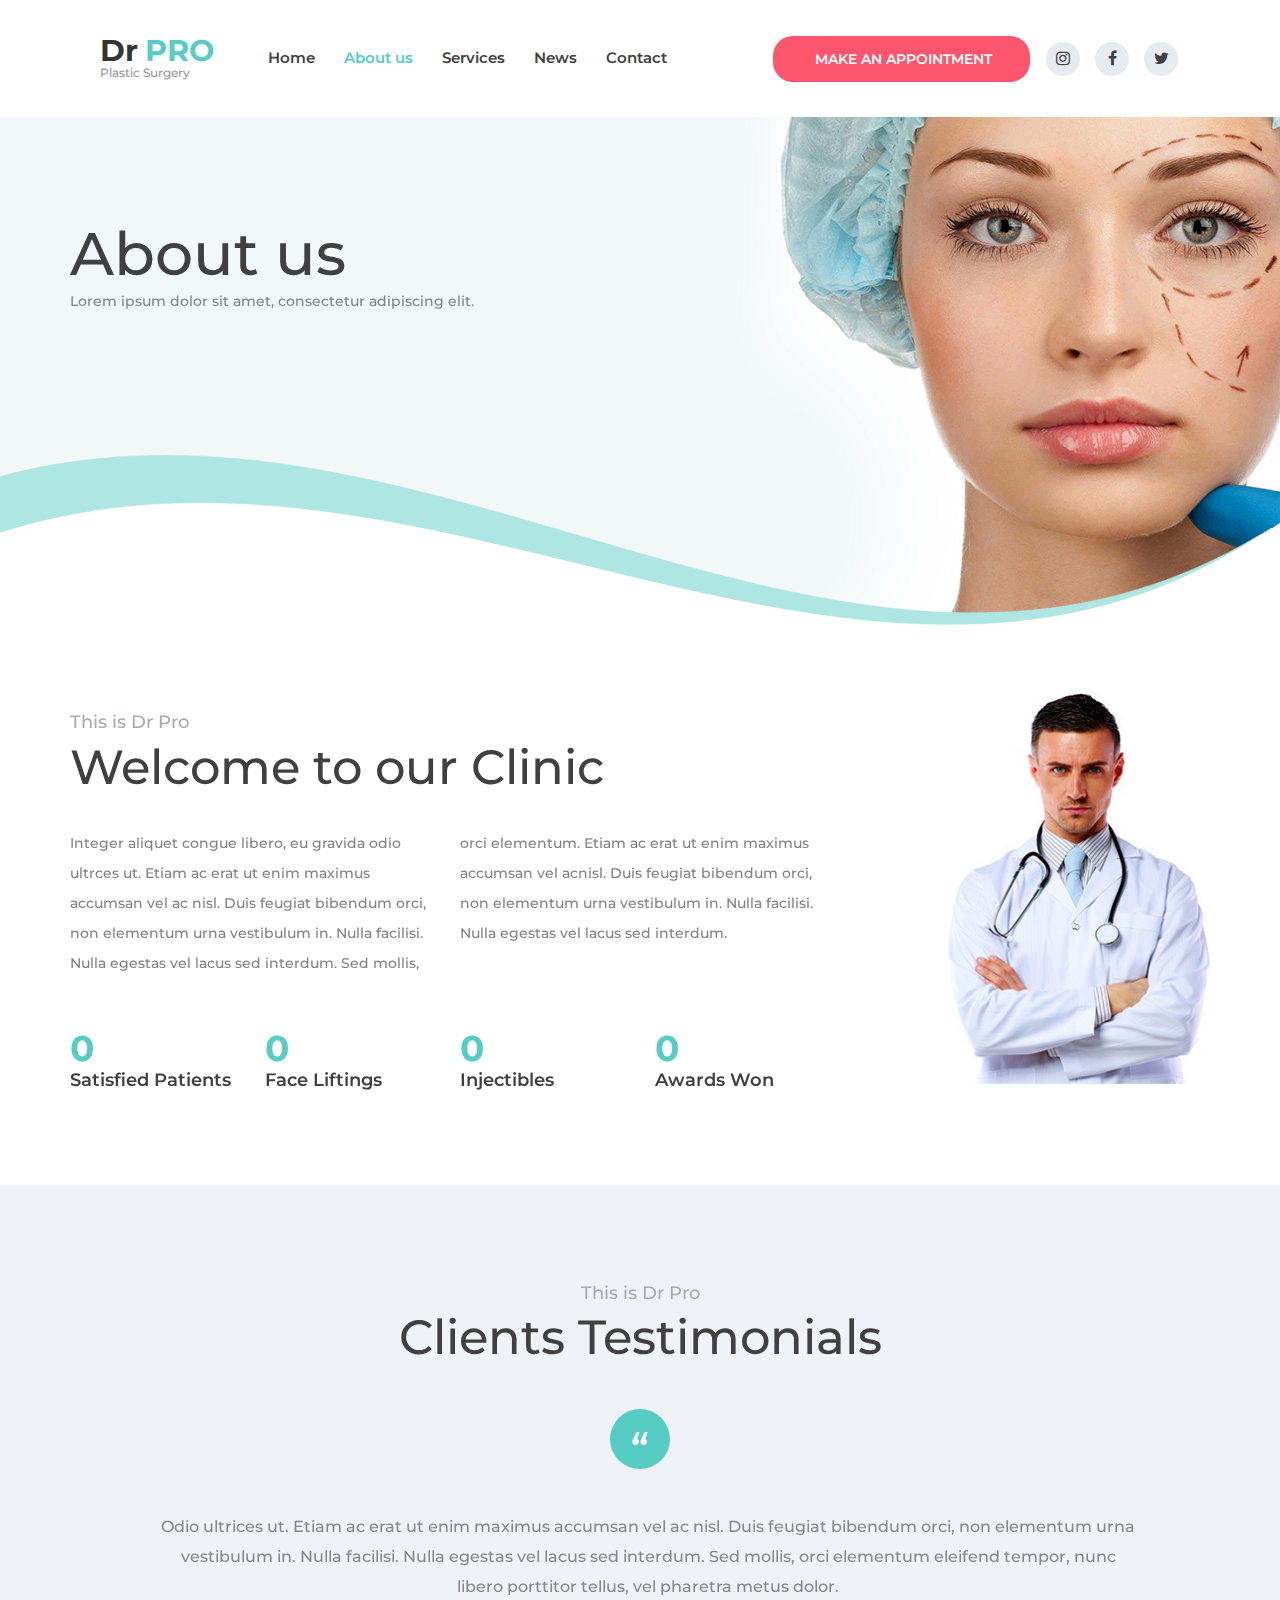
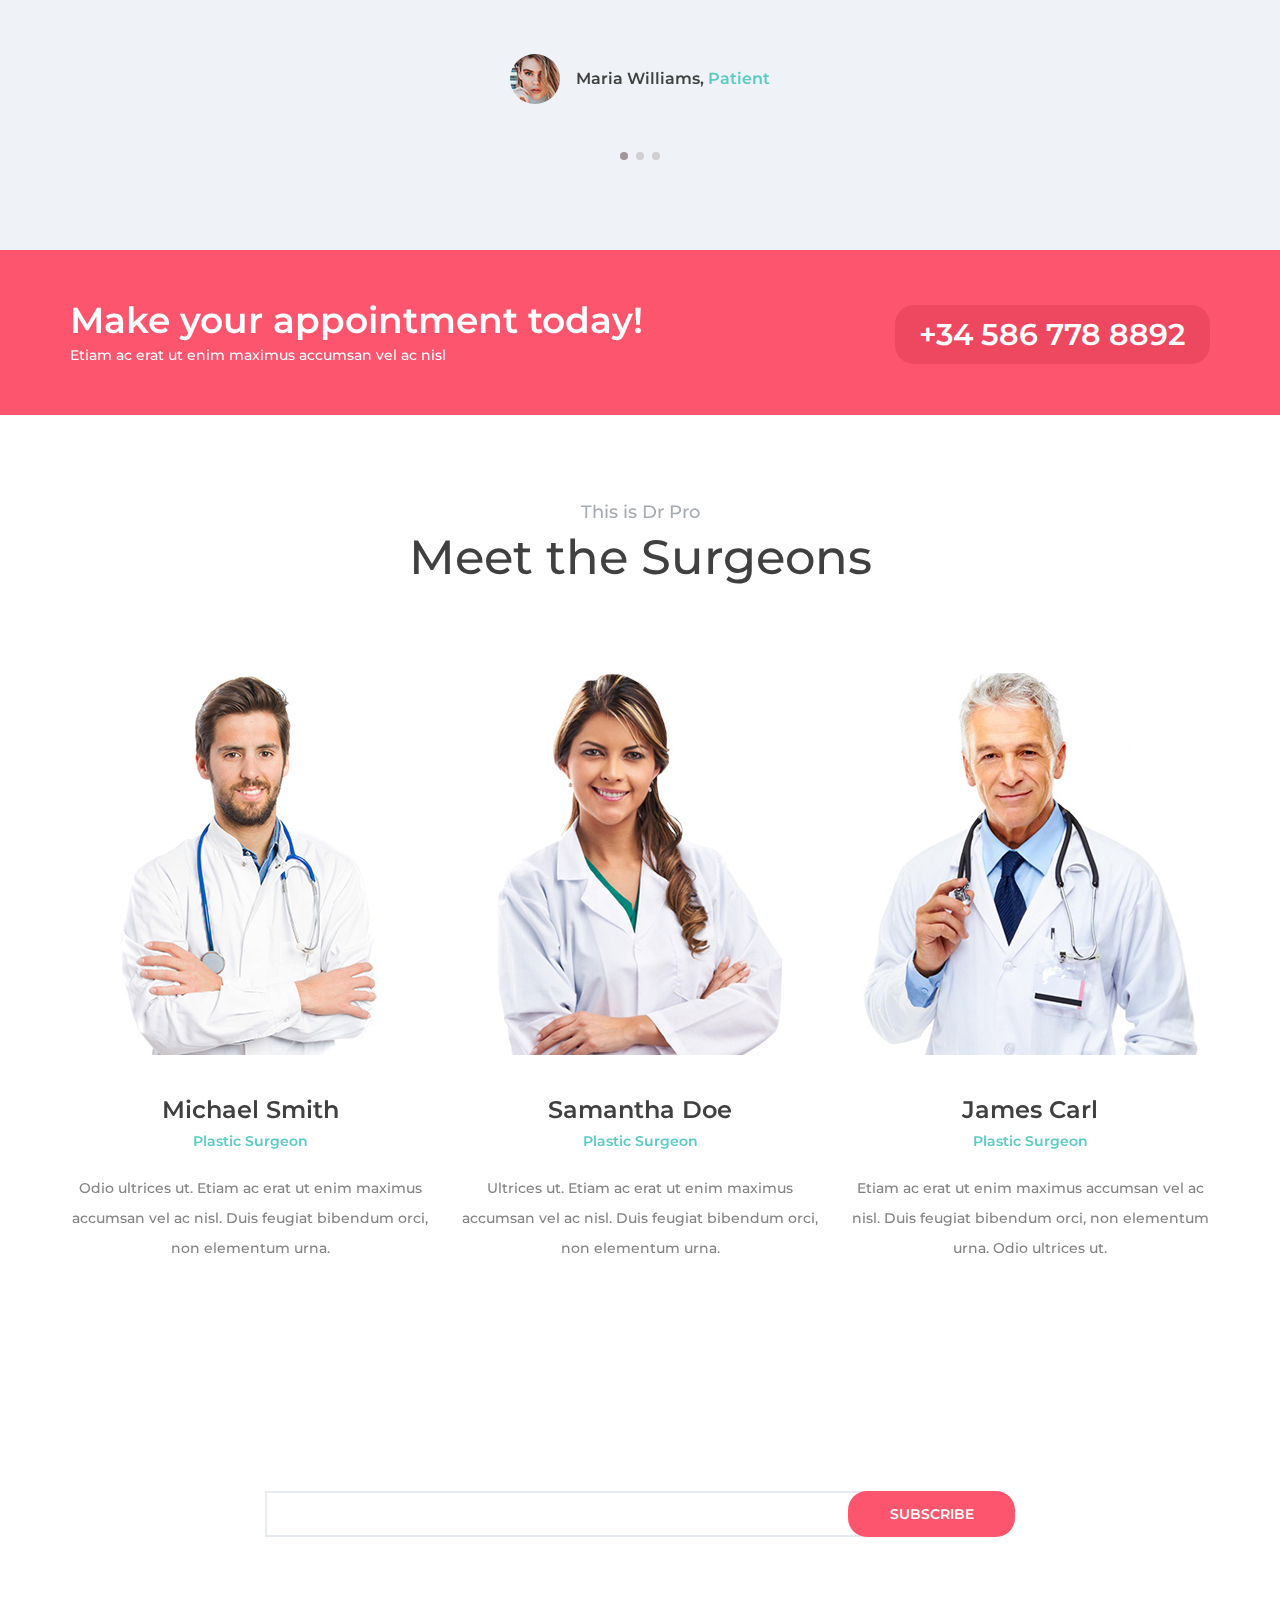
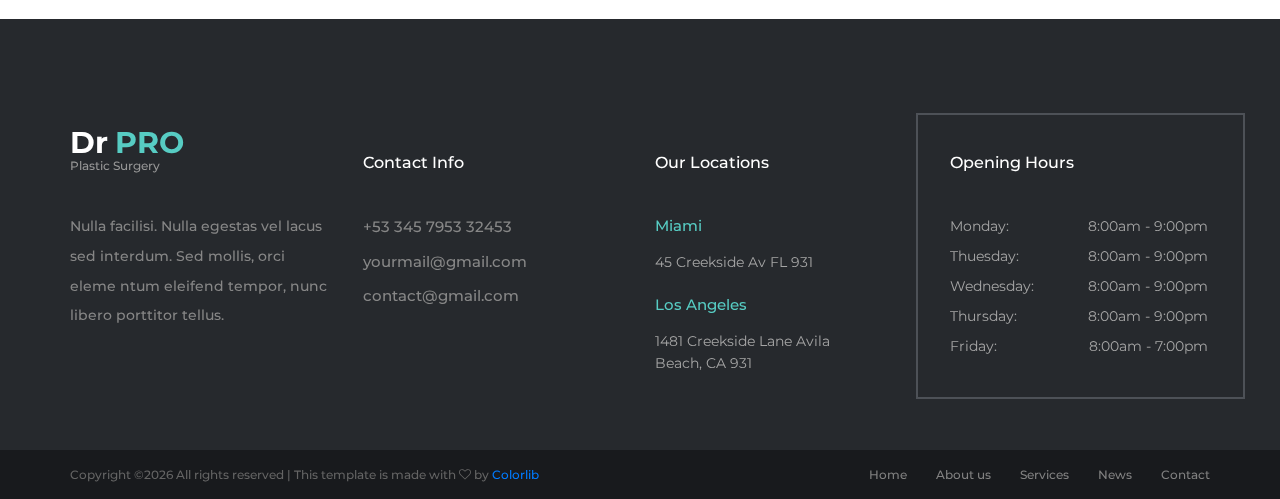
<file: about.html>
<!DOCTYPE html>
<html lang="en">
<head>
<title>About</title>
<meta charset="utf-8">
<meta http-equiv="X-UA-Compatible" content="IE=edge">
<meta name="description" content="Dr PRO template project">
<meta name="viewport" content="width=device-width, initial-scale=1">
<link rel="stylesheet" type="text/css" href="styles/bootstrap-4.1.2/bootstrap.min.css">
<link href="plugins/font-awesome-4.7.0/css/font-awesome.min.css" rel="stylesheet" type="text/css">
<link rel="stylesheet" type="text/css" href="plugins/OwlCarousel2-2.2.1/owl.carousel.css">
<link rel="stylesheet" type="text/css" href="plugins/OwlCarousel2-2.2.1/owl.theme.default.css">
<link rel="stylesheet" type="text/css" href="plugins/OwlCarousel2-2.2.1/animate.css">
<link rel="stylesheet" type="text/css" href="styles/about.css">
<link rel="stylesheet" type="text/css" href="styles/about_responsive.css">
</head>
<body>

<div class="super_container">
	
	<!-- Header -->

	<header class="header trans_400">
		<div class="header_content d-flex flex-row align-items-center jusity-content-start trans_400">

			<!-- Logo -->
			<div class="logo">
				<a href="#">
					<div>Dr<span>PRO</span></div>
					<div>Plastic Surgery</div>
				</a>
			</div>

			<!-- Main Navigation -->
			<nav class="main_nav">
				<ul class="d-flex flex-row align-items-center justify-content-start">
					<li><a href="index.html">Home</a></li>
					<li class="active"><a href="about.html">About us</a></li>
					<li><a href="services.html">Services</a></li>
					<li><a href="blog.html">News</a></li>
					<li><a href="contact.html">Contact</a></li>
				</ul>
			</nav>
			<div class="header_extra d-flex flex-row align-items-center justify-content-end ml-auto">
				
				<!-- Work Hourse -->
				<div class="work_hours">Mo - Sat: 8:00am - 9:00pm</div>

				<!-- Header Phone -->
				<div class="header_phone">+34 586 778 8892</div>

				<!-- Appointment Button -->
				<div class="button button_1 header_button"><a href="#">Make an Appointment</a></div>

				<!-- Header Social -->
				<div class="social header_social">
					<ul class="d-flex flex-row align-items-center justify-content-start">
						<li><a href="#"><i class="fa fa-instagram" aria-hidden="true"></i></a></li>
						<li><a href="#"><i class="fa fa-facebook" aria-hidden="true"></i></a></li>
						<li><a href="#"><i class="fa fa-twitter" aria-hidden="true"></i></a></li>
					</ul>
				</div>

				<!-- Hamburger -->
				<div class="hamburger"><i class="fa fa-bars" aria-hidden="true"></i></div>
			</div>
		</div>
	</header>

	<!-- Menu -->

	<div class="menu_overlay trans_400"></div>
	<div class="menu trans_400">
		<div class="menu_close_container"><div class="menu_close"><div></div><div></div></div></div>
		<nav class="menu_nav">
			<ul>
				<li><a href="index.html">Home</a></li>
				<li><a href="about.html">About us</a></li>
				<li><a href="services.html">Services</a></li>
				<li><a href="blog.html">News</a></li>
				<li><a href="contact.html">Contact</a></li>
			</ul>
		</nav>
		<div class="menu_extra">
			<div class="menu_link">Mo - Sat: 8:00am - 9:00pm</div>
			<div class="menu_link">+34 586 778 8892</div>
			<div class="menu_link"><a href="#">Make an appointment</a></div>
		</div>
		<div class="social menu_social">
			<ul class="d-flex flex-row align-items-center justify-content-start">
				<li><a href="#"><i class="fa fa-instagram" aria-hidden="true"></i></a></li>
				<li><a href="#"><i class="fa fa-facebook" aria-hidden="true"></i></a></li>
				<li><a href="#"><i class="fa fa-twitter" aria-hidden="true"></i></a></li>
			</ul>
		</div>
	</div>

	<!-- Home -->

	<div class="home d-flex flex-column align-items-start justify-content-end">
		<!-- <div class="background_image" style="background-image:url(images/about.jpg)"></div> -->
		<div class="parallax_background parallax-window" data-parallax="scroll" data-image-src="images/about.jpg" data-speed="0.8"></div>
		<div class="home_overlay"><img src="images/home_overlay.png" alt=""></div>
		<div class="home_container">
			<div class="container">
				<div class="row">
					<div class="col">
						<div class="home_content">
							<div class="home_title">About us</div>
							<div class="home_text">Lorem ipsum dolor sit amet, consectetur adipiscing elit.</div>
						</div>
					</div>
				</div>
			</div>
		</div>
	</div>

	<!-- Intro -->

	<div class="intro">
		<div class="container">
			<div class="row">

				<!-- Intro Content -->
				<div class="col-lg-8">
					<div class="intro_content">
						<div class="section_title_container">
							<div class="section_subtitle">This is Dr Pro</div>
							<div class="section_title"><h2>Welcome to our Clinic</h2></div>
						</div>
						<div class="intro_text">
							<p>Integer aliquet congue libero, eu gravida odio ultrces ut. Etiam ac erat ut enim maximus accumsan vel ac nisl. Duis feugiat bibendum orci, non elementum urna vestibulum in. Nulla facilisi. Nulla egestas vel lacus sed interdum. Sed mollis, orci elementum. Etiam ac erat ut enim maximus accumsan vel acnisl. Duis feugiat bibendum orci, non elementum urna vestibulum in. Nulla facilisi. Nulla egestas vel lacus sed interdum.</p>
						</div>

						<!-- Milestones -->
						<div class="milestones">
							<div class="row milestones_row">
							
								<!-- Milestone -->
								<div class="col-md-3 milestone_col">
									<div class="milestone">
										<div class="milestone_counter" data-end-value="5000" data-sign-before="+">0</div>
										<div class="milestone_text">Satisfied Patients</div>
									</div>
								</div>

								<!-- Milestone -->
								<div class="col-md-3 milestone_col">
									<div class="milestone">
										<div class="milestone_counter" data-end-value="352">0</div>
										<div class="milestone_text">Face Liftings</div>
									</div>
								</div>

								<!-- Milestone -->
								<div class="col-md-3 milestone_col">
									<div class="milestone">
										<div class="milestone_counter" data-end-value="718">0</div>
										<div class="milestone_text">Injectibles</div>
									</div>
								</div>

								<!-- Milestone -->
								<div class="col-md-3 milestone_col">
									<div class="milestone">
										<div class="milestone_counter" data-end-value="5">0</div>
										<div class="milestone_text">Awards Won</div>
									</div>
								</div>

							</div>
						</div>

					</div>
				</div>

				<!-- Intro Image -->
				<div class="col-lg-3 offset-lg-1">
					<div class="intro_image"><img src="images/intro_1.jpg" alt=""></div>
				</div>
			</div>
		</div>
	</div>

	<!-- Testimonials -->

	<div class="testimonials">
		<div class="container">
			<div class="row">
				<div class="col">
					<div class="section_title_container text-center">
						<div class="section_subtitle">This is Dr Pro</div>
						<div class="section_title"><h2>Clients Testimonials</h2></div>
					</div>
				</div>
			</div>
			<div class="row testimonials_row">
				<div class="col">
					<div class="quote d-flex flex-column align-items-center justify-content-center ml-auto mr-auto"><img src="images/quote.png" alt=""></div>

					<!-- Testimonials Slider -->
					<div class="test_slider_container">
						<div class="owl-carousel owl-theme test_slider">
							
							<!-- Slide -->
							<div class="owl-item">
								<div class="test_item text-center">
									<div class="test_text">
										<p>Odio ultrices ut. Etiam ac erat ut enim maximus accumsan vel ac nisl. Duis feugiat bibendum orci, non elementum urna vestibulum in. Nulla facilisi. Nulla egestas vel lacus sed interdum. Sed mollis, orci elementum eleifend tempor, nunc libero porttitor tellus, vel pharetra metus dolor.</p>
									</div>
									<div class="test_info d-flex flex-row align-items-center justify-content-center">
										<div class="test_image"><img src="images/test.jpg" alt=""></div>
										<div class="test_text">Maria Williams, <span>Patient</span></div>
									</div>
								</div>
							</div>

							<!-- Slide -->
							<div class="owl-item">
								<div class="test_item text-center">
									<div class="test_text">
										<p>Odio ultrices ut. Etiam ac erat ut enim maximus accumsan vel ac nisl. Duis feugiat bibendum orci, non elementum urna vestibulum in. Nulla facilisi. Nulla egestas vel lacus sed interdum. Sed mollis, orci elementum eleifend tempor, nunc libero porttitor tellus, vel pharetra metus dolor.</p>
									</div>
									<div class="test_info d-flex flex-row align-items-center justify-content-center">
										<div class="test_image"><img src="images/test.jpg" alt=""></div>
										<div class="test_text">Maria Williams, <span>Patient</span></div>
									</div>
								</div>
							</div>

							<!-- Slide -->
							<div class="owl-item">
								<div class="test_item text-center">
									<div class="test_text">
										<p>Odio ultrices ut. Etiam ac erat ut enim maximus accumsan vel ac nisl. Duis feugiat bibendum orci, non elementum urna vestibulum in. Nulla facilisi. Nulla egestas vel lacus sed interdum. Sed mollis, orci elementum eleifend tempor, nunc libero porttitor tellus, vel pharetra metus dolor.</p>
									</div>
									<div class="test_info d-flex flex-row align-items-center justify-content-center">
										<div class="test_image"><img src="images/test.jpg" alt=""></div>
										<div class="test_text">Maria Williams, <span>Patient</span></div>
									</div>
								</div>
							</div>

						</div>
					</div>
				</div>
			</div>
		</div>
	</div>

	<!-- Call to action -->

	<div class="cta">
		<div class="container">
			<div class="row">
				<div class="col">
					<div class="cta_container d-flex flex-lg-row flex-column align-items-lg-center align-items-start justify-content-start">
						<div class="cta_content">
							<div class="cta_title">Make your appointment today!</div>
							<div class="cta_text">Etiam ac erat ut enim maximus accumsan vel ac nisl</div>
						</div>
						<div class="cta_phone ml-lg-auto">+34 586 778 8892</div>
					</div>
				</div>
			</div>
		</div>
	</div>

	<!-- Team -->

	<div class="team">
		<div class="container">
			<div class="row">
				<div class="col">
					<div class="section_title_container text-center">
						<div class="section_subtitle">This is Dr Pro</div>
						<div class="section_title"><h2>Meet the Surgeons</h2></div>
					</div>
				</div>
			</div>
			<div class="row team_row">
				
				<!-- Team Item -->
				<div class="col-lg-4 team_col">
					<div class="team_item text-center d-flex flex-column aling-items-center justify-content-end">
						<div class="team_image"><img src="images/team_1.jpg" alt=""></div>
						<div class="team_content text-center">
							<div class="team_name"><a href="#">Michael Smith</a></div>
							<div class="team_title">Plastic Surgeon</div>
							<div class="team_text">
								<p>Odio ultrices ut. Etiam ac erat ut enim maximus accumsan vel ac nisl. Duis feugiat bibendum orci, non elementum urna.</p>
							</div>
						</div>
					</div>
				</div>

				<!-- Team Item -->
				<div class="col-lg-4 team_col">
					<div class="team_item text-center d-flex flex-column aling-items-center justify-content-end">
						<div class="team_image"><img src="images/team_2.jpg" alt=""></div>
						<div class="team_content text-center">
							<div class="team_name"><a href="#">Samantha Doe</a></div>
							<div class="team_title">Plastic Surgeon</div>
							<div class="team_text">
								<p>Ultrices ut. Etiam ac erat ut enim maximus accumsan vel ac nisl. Duis feugiat bibendum orci, non elementum urna.</p>
							</div>
						</div>
					</div>
				</div>

				<!-- Team Item -->
				<div class="col-lg-4 team_col">
					<div class="team_item text-center d-flex flex-column aling-items-center justify-content-end">
						<div class="team_image"><img src="images/team_3.jpg" alt=""></div>
						<div class="team_content text-center">
							<div class="team_name"><a href="#">James Carl</a></div>
							<div class="team_title">Plastic Surgeon</div>
							<div class="team_text">
								<p>Etiam ac erat ut enim maximus accumsan vel ac nisl. Duis feugiat bibendum orci, non elementum urna. Odio ultrices ut.</p>
							</div>
						</div>
					</div>
				</div>

			</div>
		</div>
	</div>

	<!-- Newsletter -->

	<div class="newsletter">
		<div class="parallax_background parallax-window" data-parallax="scroll" data-image-src="images/newsletter.jpg" data-speed="0.8"></div>
		<div class="container">
			<div class="row">
				<div class="col text-center">
					<div class="newsletter_title">Subscribe to our newsletter</div>
				</div>
			</div>
			<div class="row newsletter_row">
				<div class="col-lg-8 offset-lg-2">
					<div class="newsletter_form_container">
						<form action="#" id="newsleter_form" class="newsletter_form">
							<input type="email" class="newsletter_input" placeholder="Your E-mail" required="required">
							<button class="newsletter_button">subscribe</button>
						</form>
					</div>
				</div>
			</div>
		</div>
	</div>

	<!-- Footer -->

	<footer class="footer">
		<div class="footer_content">
			<div class="container">
				<div class="row">

					<!-- Footer About -->
					<div class="col-lg-3 footer_col">
						<div class="footer_about">
							<div class="footer_logo">
								<a href="#">
									<div>Dr<span>PRO</span></div>
									<div>Plastic Surgery</div>
								</a>
							</div>
							<div class="footer_about_text">
								<p>Nulla facilisi. Nulla egestas vel lacus sed interdum. Sed mollis, orci eleme ntum eleifend tempor, nunc libero porttitor tellus.</p>
							</div>
						</div>
					</div>

					<!-- Footer Contact Info -->
					<div class="col-lg-3 footer_col">
						<div class="footer_contact">
							<div class="footer_title">Contact Info</div>
							<ul class="contact_list">
								<li>+53 345 7953 32453</li>
								<li>yourmail@gmail.com</li>
								<li>contact@gmail.com</li>
							</ul>
						</div>
					</div>

					<!-- Footer Locations -->
					<div class="col-lg-3 footer_col">
						<div class="footer_location">
							<div class="footer_title">Our Locations</div>
							<ul class="locations_list">
								<li>
									<div class="location_title">Miami</div>
									<div class="location_text">45 Creekside Av  FL 931</div>
								</li>
								<li>
									<div class="location_title">Los Angeles</div>
									<div class="location_text">1481 Creekside Lane Avila Beach, CA 931</div>
								</li>
							</ul>
						</div>
					</div>

					<!-- Footer Opening Hours -->
					<div class="col-lg-3 footer_col">
						<div class="opening_hours">
							<div class="footer_title">Opening Hours</div>
							<ul class="opening_hours_list">
								<li class="d-flex flex-row align-items-start justify-content-start">
									<div>Monday:</div>
									<div class="ml-auto">8:00am - 9:00pm</div>
								</li>
								<li class="d-flex flex-row align-items-start justify-content-start">
									<div>Thuesday:</div>
									<div class="ml-auto">8:00am - 9:00pm</div>
								</li>
								<li class="d-flex flex-row align-items-start justify-content-start">
									<div>Wednesday:</div>
									<div class="ml-auto">8:00am - 9:00pm</div>
								</li>
								<li class="d-flex flex-row align-items-start justify-content-start">
									<div>Thursday:</div>
									<div class="ml-auto">8:00am - 9:00pm</div>
								</li>
								<li class="d-flex flex-row align-items-start justify-content-start">
									<div>Friday:</div>
									<div class="ml-auto">8:00am - 7:00pm</div>
								</li>
							</ul>
						</div>
					</div>

				</div>
			</div>
		</div>
		<div class="footer_bar">
			<div class="container">
				<div class="row">
					<div class="col">
						<div class="footer_bar_content  d-flex flex-md-row flex-column align-items-md-center justify-content-start">
							<div class="copyright"><!-- Link back to Colorlib can't be removed. Template is licensed under CC BY 3.0. -->
Copyright &copy;<script>document.write(new Date().getFullYear());</script> All rights reserved | This template is made with <i class="fa fa-heart-o" aria-hidden="true"></i> by <a href="https://colorlib.com" target="_blank">Colorlib</a>
<!-- Link back to Colorlib can't be removed. Template is licensed under CC BY 3.0. -->
</div>
							<nav class="footer_nav ml-md-auto">
								<ul class="d-flex flex-row align-items-center justify-content-start">
									<li><a href="index.html">Home</a></li>
									<li><a href="about.html">About us</a></li>
									<li><a href="services.html">Services</a></li>
									<li><a href="blog.html">News</a></li>
									<li><a href="contact.html">Contact</a></li>
								</ul>
							</nav>
						</div>
					</div>
				</div>
			</div>			
		</div>
	</footer>
</div>

<script src="js/jquery-3.2.1.min.js"></script>
<script src="styles/bootstrap-4.1.2/popper.js"></script>
<script src="styles/bootstrap-4.1.2/bootstrap.min.js"></script>
<script src="plugins/greensock/TweenMax.min.js"></script>
<script src="plugins/greensock/TimelineMax.min.js"></script>
<script src="plugins/scrollmagic/ScrollMagic.min.js"></script>
<script src="plugins/greensock/animation.gsap.min.js"></script>
<script src="plugins/greensock/ScrollToPlugin.min.js"></script>
<script src="plugins/OwlCarousel2-2.2.1/owl.carousel.js"></script>
<script src="plugins/easing/easing.js"></script>
<script src="plugins/parallax-js-master/parallax.min.js"></script>
<script src="js/about.js"></script>

<!-- Global site tag (gtag.js) - Google Analytics -->
<script async src="https://www.googletagmanager.com/gtag/js?id=UA-23581568-13"></script>
<script>
  window.dataLayer = window.dataLayer || [];
  function gtag(){dataLayer.push(arguments);}
  gtag('js', new Date());

  gtag('config', 'UA-23581568-13');
</script>

</body>
</html>
</file>
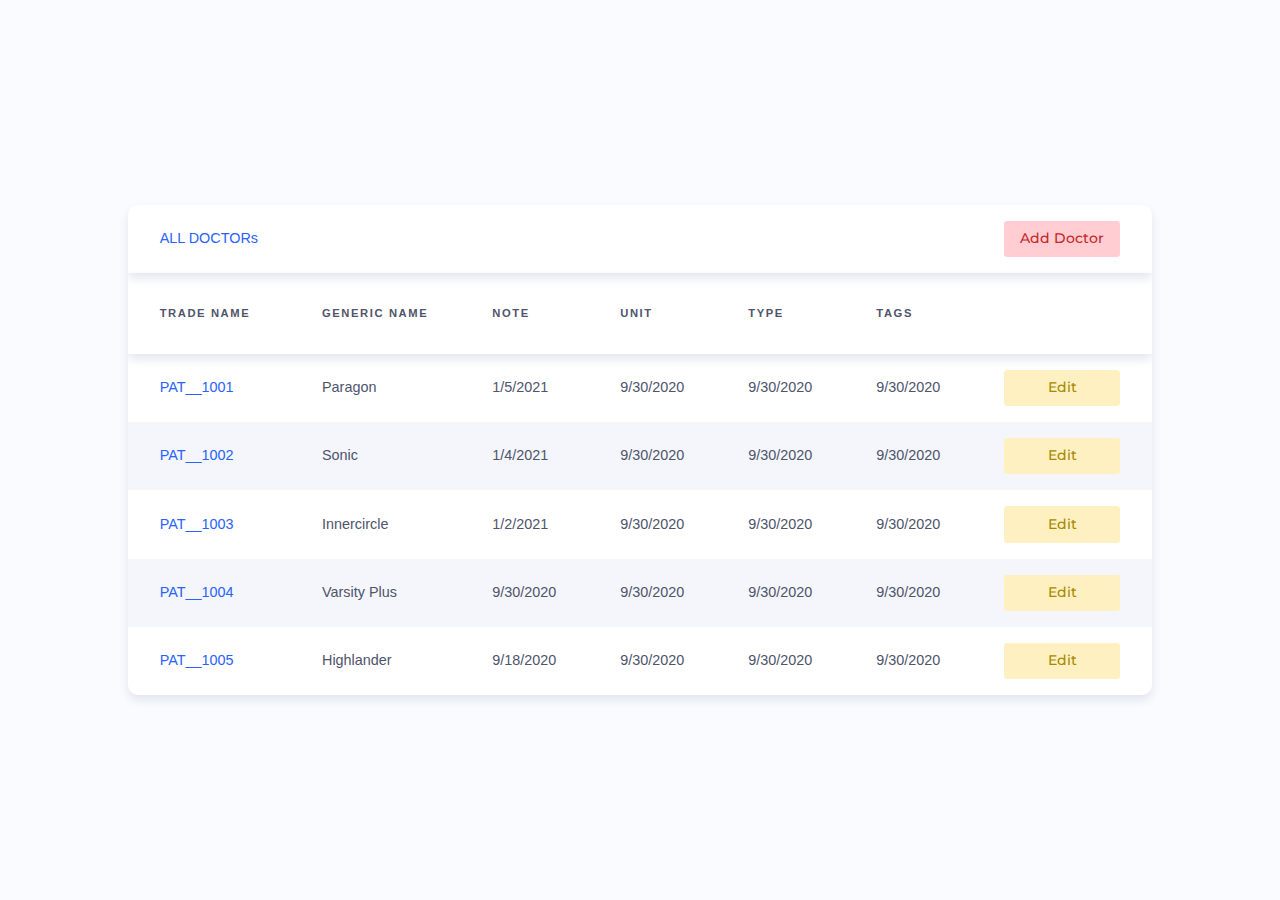
<file: admin_doctors.html>
<!DOCTYPE html>
<html lang="en">
<head>
<title>ADMIN</title>
<meta charset="utf-8">
<meta http-equiv="X-UA-Compatible" content="IE=edge">
<meta name="description" content="Dr PRO template project">
<meta name="viewport" content="width=device-width, initial-scale=1">
<link rel="stylesheet" type="text/css" href="styles/bootstrap-4.1.2/bootstrap.min.css">
<link href="plugins/font-awesome-4.7.0/css/font-awesome.min.css" rel="stylesheet" type="text/css">
<link rel="stylesheet" type="text/css" href="styles/blog.css">
<link rel="stylesheet" type="text/css" href="styles/table.css">
<link rel="stylesheet" type="text/css" href="styles/blog_responsive.css">
</head>
<body>

	<div class="table_column1">
<div class="super_container">

    <div class="gap_"></div>
    <!-- Drugs -->
    <table>
      <thead>
      <tr>
          <td><a href="#">ALL DOCTORs</a></td>
          <td></td>
          <td></td>
          <td></td>
          <td></td>
          <td></td>
          <td class="amount">
              <p class="status status-unpaid">Add Doctor</p></td>
        </tr>
      </thead>
      <thead>
        <tr>
          <th>Trade name</th>
          <th>Generic name</th>
          <th>Note</th>
          <th>Unit</th>
          <th>Type</th>
          <th>Tags</th>
          <th></th>
        </tr>
      </thead>
      <tbody>
        <tr>
          <td><a href="#">PAT__1001</a></td>
          <td>Paragon</td>
          <td>1/5/2021</td>
          <td>9/30/2020</td>
          <td>9/30/2020</td>
          <td>9/30/2020</td>
          <td>
            <p class="status status-edit">Edit</p>
          </td>
        </tr>
        <tr>
          <td><a href="#">PAT__1002</a></td>
          <td>Sonic</td>
          <td>1/4/2021</td>
          <td>9/30/2020</td>
          <td>9/30/2020</td>
          <td>9/30/2020</td>
          <td>
            <p class="status status-edit">Edit</p>
          </td>
        </tr>
        <tr>
          <td><a href="#">PAT__1003</a></td>
          <td>Innercircle</td>
          <td>1/2/2021</td>
          <td>9/30/2020</td>
          <td>9/30/2020</td>
          <td>9/30/2020</td>
          <td>
            <p class="status status-edit">Edit</p>
          </td>
        </tr>
        <tr>
          <td><a href="#">PAT__1004</a></td>
          <td>Varsity Plus</td>
          <td>9/30/2020</td>
          <td>9/30/2020</td>
          <td>9/30/2020</td>
          <td>9/30/2020</td>
          <td>
            <p class="status status-edit">Edit</p>
          </td>
        </tr>
        <tr>
          <td><a href="#">PAT__1005</a></td>
          <td>Highlander</td>
          <td>9/18/2020</td>
          <td>9/30/2020</td>
          <td>9/30/2020</td>
          <td>9/30/2020</td>
          <td>
            <p class="status status-edit">Edit</p>
          </td>
        </tr>
      </tbody>
    </table>
<div class="gap_"></div>
    </div>
      

</div>

<script src="js/jquery-3.2.1.min.js"></script>
<script src="styles/bootstrap-4.1.2/popper.js"></script>
<script src="styles/bootstrap-4.1.2/bootstrap.min.js"></script>
<script src="plugins/greensock/TweenMax.min.js"></script>
<script src="plugins/greensock/TimelineMax.min.js"></script>
<script src="plugins/scrollmagic/ScrollMagic.min.js"></script>
<script src="plugins/greensock/animation.gsap.min.js"></script>
<script src="plugins/greensock/ScrollToPlugin.min.js"></script>
<script src="plugins/easing/easing.js"></script>
<script src="plugins/parallax-js-master/parallax.min.js"></script>
<script src="js/graph.js"></script>
<script src="js/blog.js"></script>

<!-- Global site tag (gtag.js) - Google Analytics -->
<script async src="https://www.googletagmanager.com/gtag/js?id=UA-23581568-13"></script>
<script>
  window.dataLayer = window.dataLayer || [];
  function gtag(){dataLayer.push(arguments);}
  gtag('js', new Date());

  gtag('config', 'UA-23581568-13');
</script>

</body>
</html>
</file>
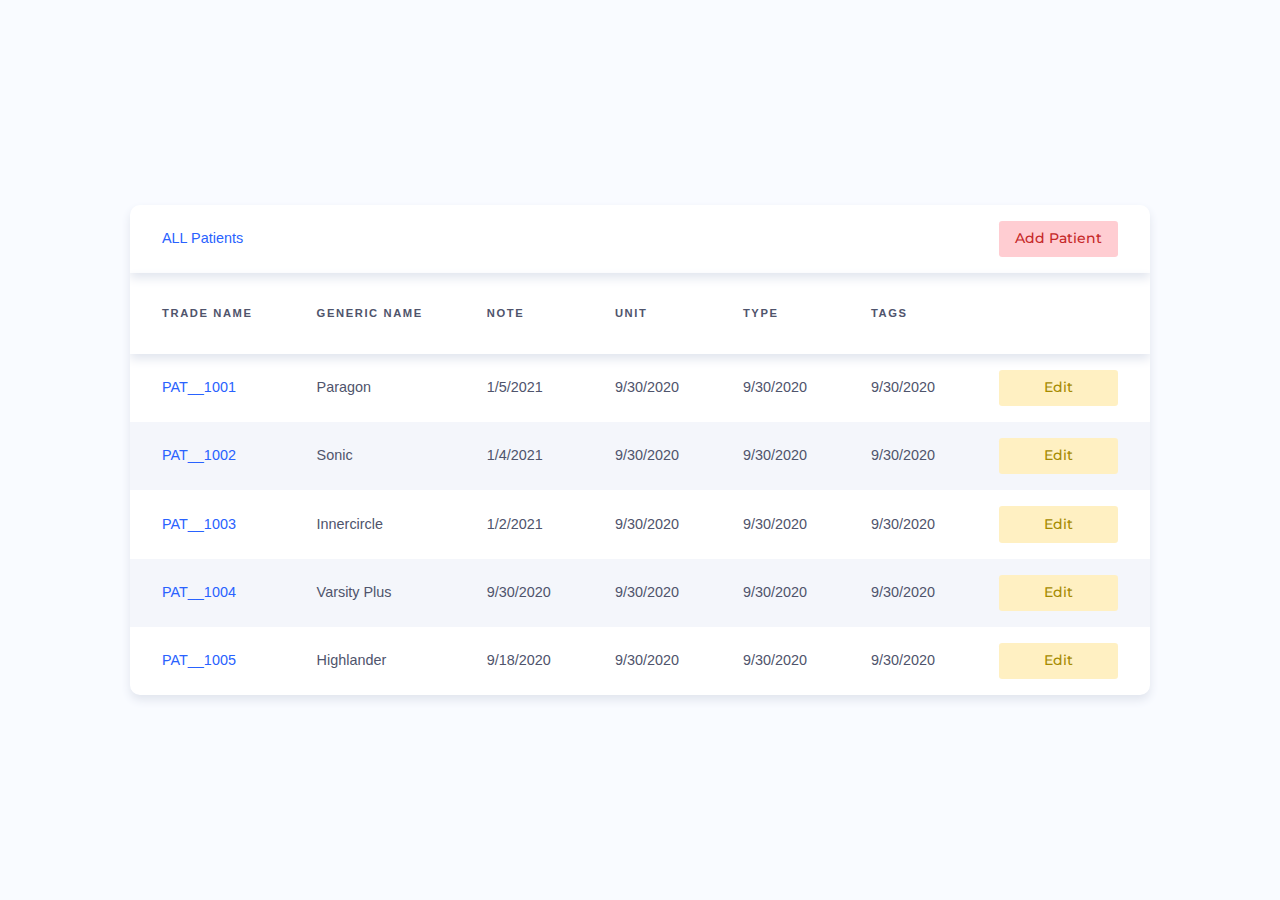
<file: admin_patients.html>
<!DOCTYPE html>
<html lang="en">
<head>
<title>ADMIN</title>
<meta charset="utf-8">
<meta http-equiv="X-UA-Compatible" content="IE=edge">
<meta name="description" content="Dr PRO template project">
<meta name="viewport" content="width=device-width, initial-scale=1">
<link rel="stylesheet" type="text/css" href="styles/bootstrap-4.1.2/bootstrap.min.css">
<link href="plugins/font-awesome-4.7.0/css/font-awesome.min.css" rel="stylesheet" type="text/css">
<link rel="stylesheet" type="text/css" href="styles/blog.css">
<link rel="stylesheet" type="text/css" href="styles/table.css">
<link rel="stylesheet" type="text/css" href="styles/blog_responsive.css">
</head>
<body>

	<div class="table_column1">
<div class="super_container">

    <div class="gap_"></div>
    <!-- Drugs -->
    <table>
      <thead>
      <tr>
          <td><a href="#">ALL Patients</a></td>
          <td></td>
          <td></td>
          <td></td>
          <td></td>
          <td></td>
          <td class="amount">
              <p class="status status-unpaid">Add Patient</p></td>
        </tr>
      </thead>
      <thead>
        <tr>
          <th>Trade name</th>
          <th>Generic name</th>
          <th>Note</th>
          <th>Unit</th>
          <th>Type</th>
          <th>Tags</th>
          <th></th>
        </tr>
      </thead>
      <tbody>
        <tr>
          <td><a href="#">PAT__1001</a></td>
          <td>Paragon</td>
          <td>1/5/2021</td>
          <td>9/30/2020</td>
          <td>9/30/2020</td>
          <td>9/30/2020</td>
          <td>
            <p class="status status-edit">Edit</p>
          </td>
        </tr>
        <tr>
          <td><a href="#">PAT__1002</a></td>
          <td>Sonic</td>
          <td>1/4/2021</td>
          <td>9/30/2020</td>
          <td>9/30/2020</td>
          <td>9/30/2020</td>
          <td>
            <p class="status status-edit">Edit</p>
          </td>
        </tr>
        <tr>
          <td><a href="#">PAT__1003</a></td>
          <td>Innercircle</td>
          <td>1/2/2021</td>
          <td>9/30/2020</td>
          <td>9/30/2020</td>
          <td>9/30/2020</td>
          <td>
            <p class="status status-edit">Edit</p>
          </td>
        </tr>
        <tr>
          <td><a href="#">PAT__1004</a></td>
          <td>Varsity Plus</td>
          <td>9/30/2020</td>
          <td>9/30/2020</td>
          <td>9/30/2020</td>
          <td>9/30/2020</td>
          <td>
            <p class="status status-edit">Edit</p>
          </td>
        </tr>
        <tr>
          <td><a href="#">PAT__1005</a></td>
          <td>Highlander</td>
          <td>9/18/2020</td>
          <td>9/30/2020</td>
          <td>9/30/2020</td>
          <td>9/30/2020</td>
          <td>
            <p class="status status-edit">Edit</p>
          </td>
        </tr>
      </tbody>
    </table>
<div class="gap_"></div>
    </div>
      

</div>

<script src="js/jquery-3.2.1.min.js"></script>
<script src="styles/bootstrap-4.1.2/popper.js"></script>
<script src="styles/bootstrap-4.1.2/bootstrap.min.js"></script>
<script src="plugins/greensock/TweenMax.min.js"></script>
<script src="plugins/greensock/TimelineMax.min.js"></script>
<script src="plugins/scrollmagic/ScrollMagic.min.js"></script>
<script src="plugins/greensock/animation.gsap.min.js"></script>
<script src="plugins/greensock/ScrollToPlugin.min.js"></script>
<script src="plugins/easing/easing.js"></script>
<script src="plugins/parallax-js-master/parallax.min.js"></script>
<script src="js/graph.js"></script>
<script src="js/blog.js"></script>

<!-- Global site tag (gtag.js) - Google Analytics -->
<script async src="https://www.googletagmanager.com/gtag/js?id=UA-23581568-13"></script>
<script>
  window.dataLayer = window.dataLayer || [];
  function gtag(){dataLayer.push(arguments);}
  gtag('js', new Date());

  gtag('config', 'UA-23581568-13');
</script>

</body>
</html>
</file>
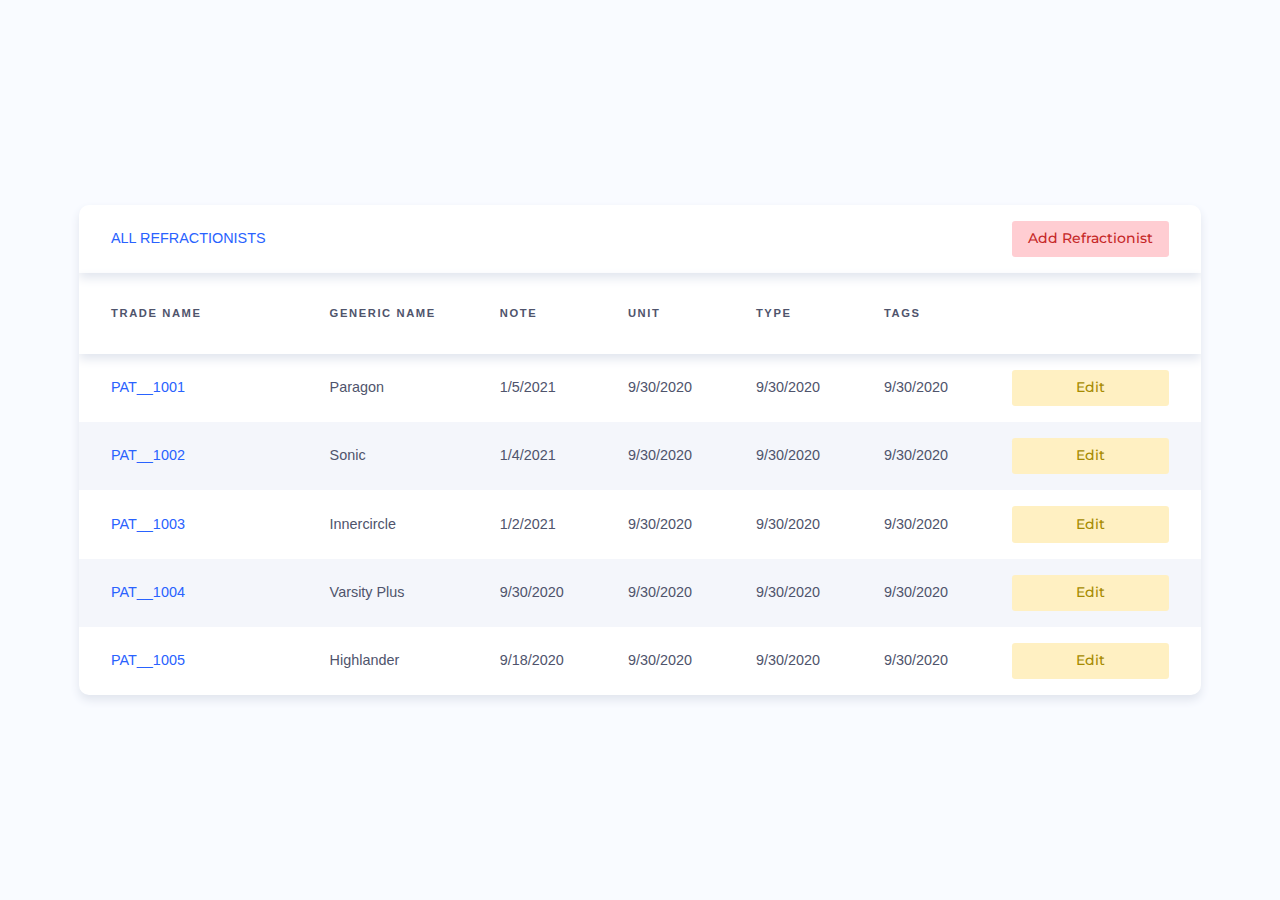
<file: admin_refractionists.html>
<!DOCTYPE html>
<html lang="en">
<head>
<title>ADMIN</title>
<meta charset="utf-8">
<meta http-equiv="X-UA-Compatible" content="IE=edge">
<meta name="description" content="Dr PRO template project">
<meta name="viewport" content="width=device-width, initial-scale=1">
<link rel="stylesheet" type="text/css" href="styles/bootstrap-4.1.2/bootstrap.min.css">
<link href="plugins/font-awesome-4.7.0/css/font-awesome.min.css" rel="stylesheet" type="text/css">
<link rel="stylesheet" type="text/css" href="styles/blog.css">
<link rel="stylesheet" type="text/css" href="styles/table.css">
<link rel="stylesheet" type="text/css" href="styles/blog_responsive.css">
</head>
<body>

	<div class="table_column1">
<div class="super_container">

    <div class="gap_"></div>
    <!-- Drugs -->
    <table>
      <thead>
      <tr>
          <td><a href="#">ALL REFRACTIONISTS</a></td>
          <td></td>
          <td></td>
          <td></td>
          <td></td>
          <td></td>
          <td class="amount">
              <p class="status status-unpaid">Add Refractionist</p></td>
        </tr>
      </thead>
      <thead>
        <tr>
          <th>Trade name</th>
          <th>Generic name</th>
          <th>Note</th>
          <th>Unit</th>
          <th>Type</th>
          <th>Tags</th>
          <th></th>
        </tr>
      </thead>
      <tbody>
        <tr>
          <td><a href="#">PAT__1001</a></td>
          <td>Paragon</td>
          <td>1/5/2021</td>
          <td>9/30/2020</td>
          <td>9/30/2020</td>
          <td>9/30/2020</td>
          <td>
            <p class="status status-edit">Edit</p>
          </td>
        </tr>
        <tr>
          <td><a href="#">PAT__1002</a></td>
          <td>Sonic</td>
          <td>1/4/2021</td>
          <td>9/30/2020</td>
          <td>9/30/2020</td>
          <td>9/30/2020</td>
          <td>
            <p class="status status-edit">Edit</p>
          </td>
        </tr>
        <tr>
          <td><a href="#">PAT__1003</a></td>
          <td>Innercircle</td>
          <td>1/2/2021</td>
          <td>9/30/2020</td>
          <td>9/30/2020</td>
          <td>9/30/2020</td>
          <td>
            <p class="status status-edit">Edit</p>
          </td>
        </tr>
        <tr>
          <td><a href="#">PAT__1004</a></td>
          <td>Varsity Plus</td>
          <td>9/30/2020</td>
          <td>9/30/2020</td>
          <td>9/30/2020</td>
          <td>9/30/2020</td>
          <td>
            <p class="status status-edit">Edit</p>
          </td>
        </tr>
        <tr>
          <td><a href="#">PAT__1005</a></td>
          <td>Highlander</td>
          <td>9/18/2020</td>
          <td>9/30/2020</td>
          <td>9/30/2020</td>
          <td>9/30/2020</td>
          <td>
            <p class="status status-edit">Edit</p>
          </td>
        </tr>
      </tbody>
    </table>
<div class="gap_"></div>
    </div>
      

</div>

<script src="js/jquery-3.2.1.min.js"></script>
<script src="styles/bootstrap-4.1.2/popper.js"></script>
<script src="styles/bootstrap-4.1.2/bootstrap.min.js"></script>
<script src="plugins/greensock/TweenMax.min.js"></script>
<script src="plugins/greensock/TimelineMax.min.js"></script>
<script src="plugins/scrollmagic/ScrollMagic.min.js"></script>
<script src="plugins/greensock/animation.gsap.min.js"></script>
<script src="plugins/greensock/ScrollToPlugin.min.js"></script>
<script src="plugins/easing/easing.js"></script>
<script src="plugins/parallax-js-master/parallax.min.js"></script>
<script src="js/graph.js"></script>
<script src="js/blog.js"></script>

<!-- Global site tag (gtag.js) - Google Analytics -->
<script async src="https://www.googletagmanager.com/gtag/js?id=UA-23581568-13"></script>
<script>
  window.dataLayer = window.dataLayer || [];
  function gtag(){dataLayer.push(arguments);}
  gtag('js', new Date());

  gtag('config', 'UA-23581568-13');
</script>

</body>
</html>
</file>
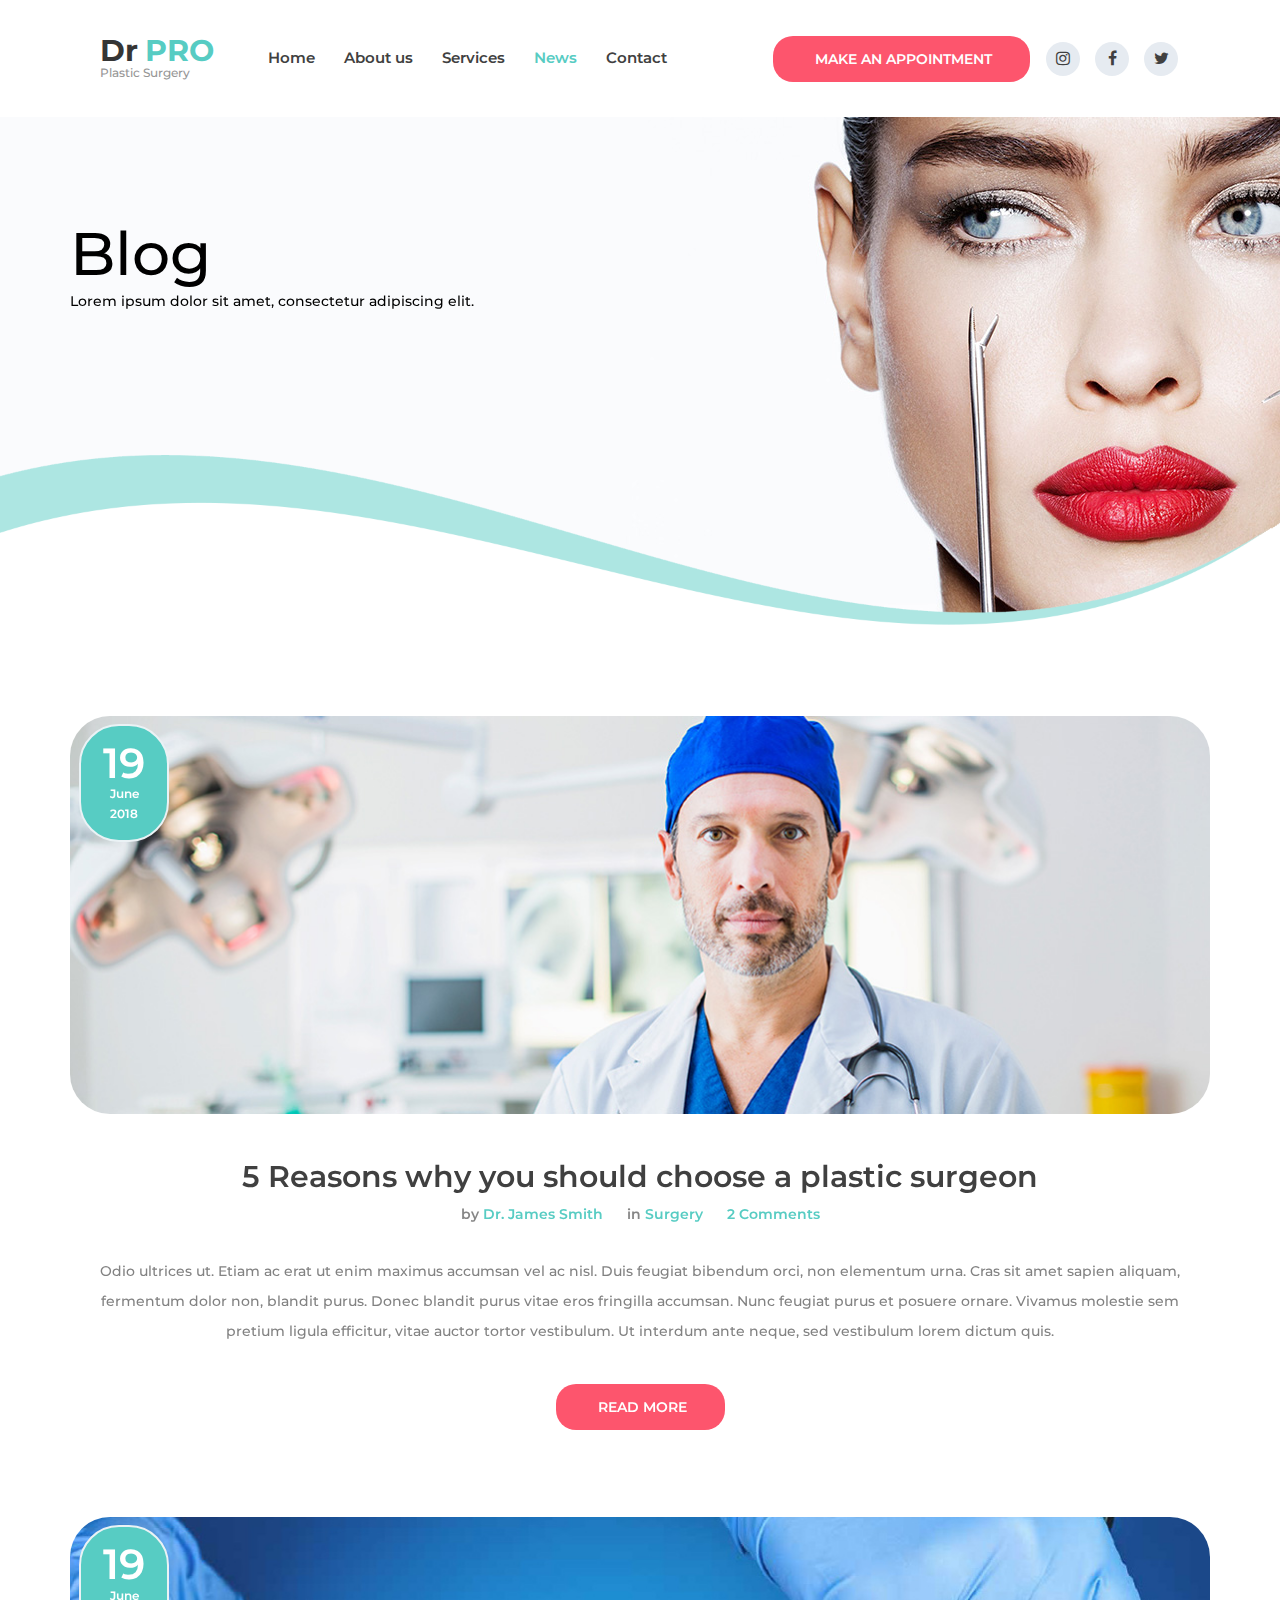
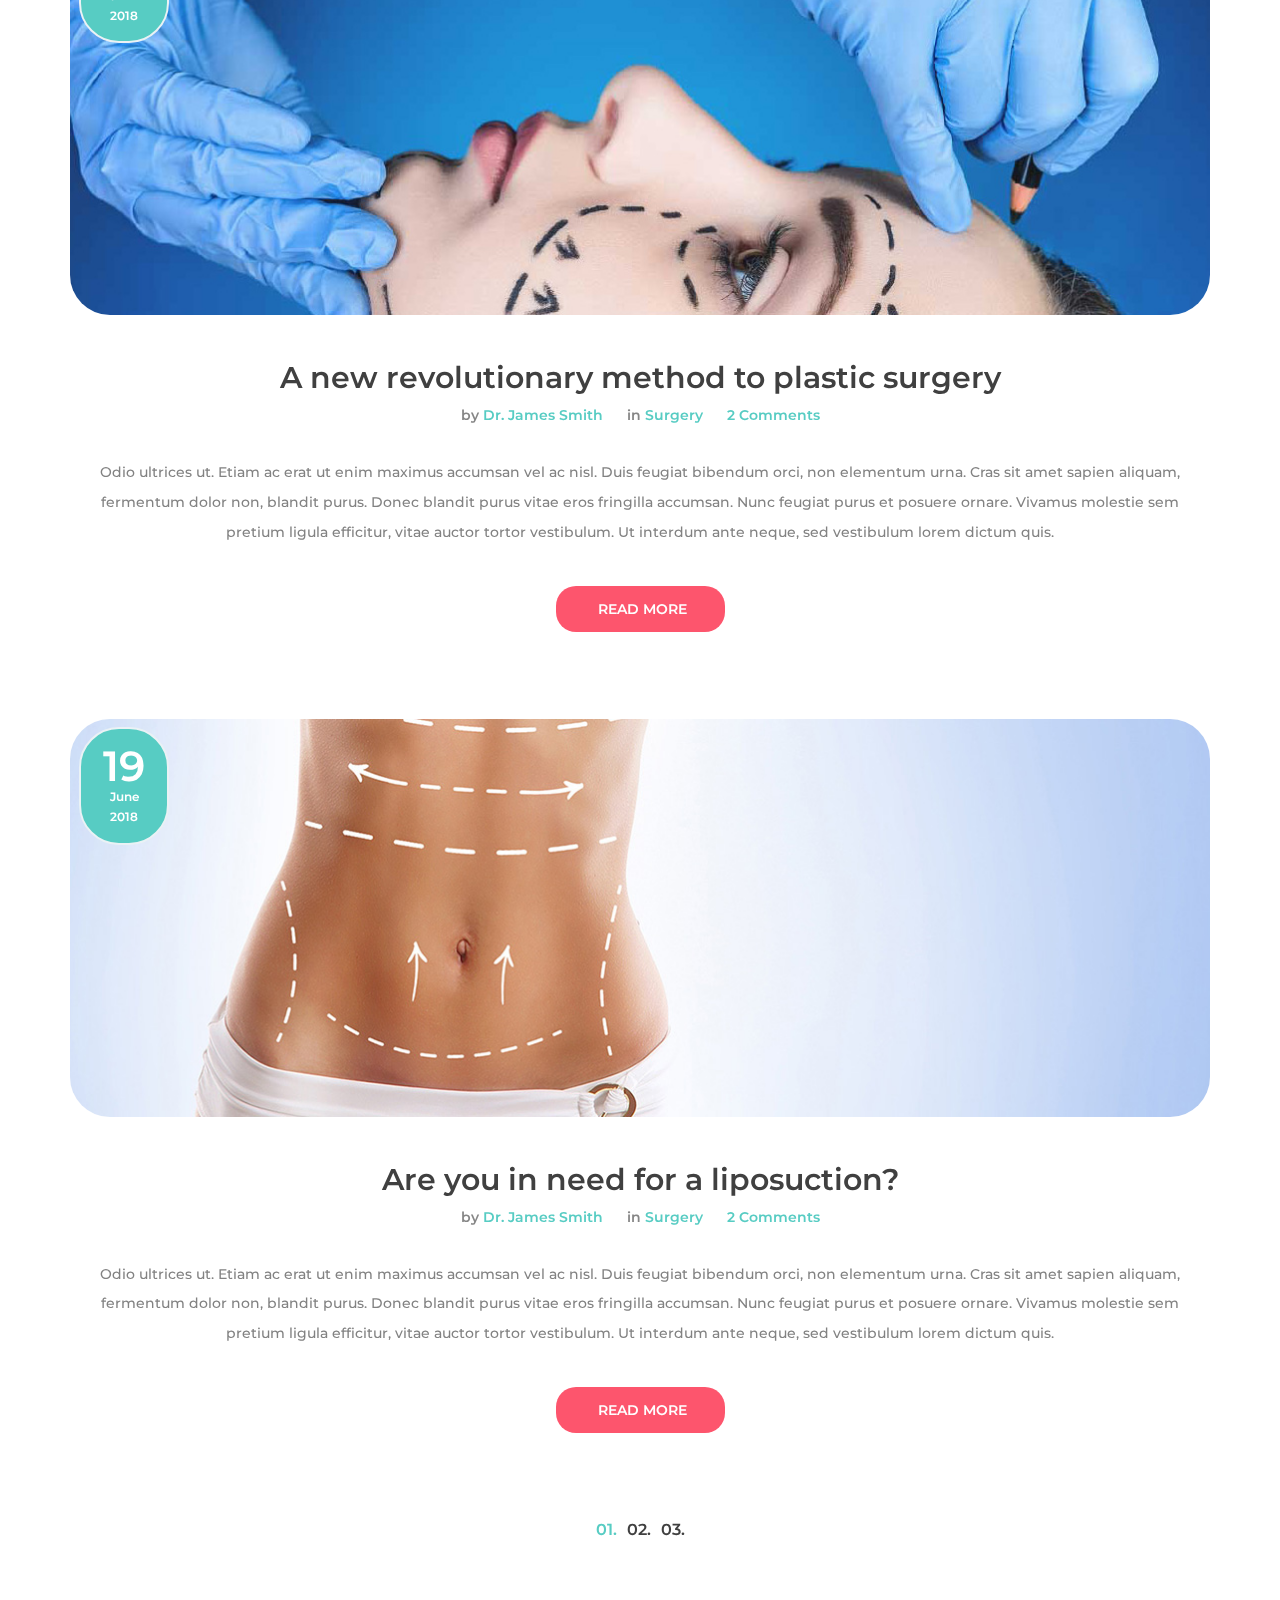
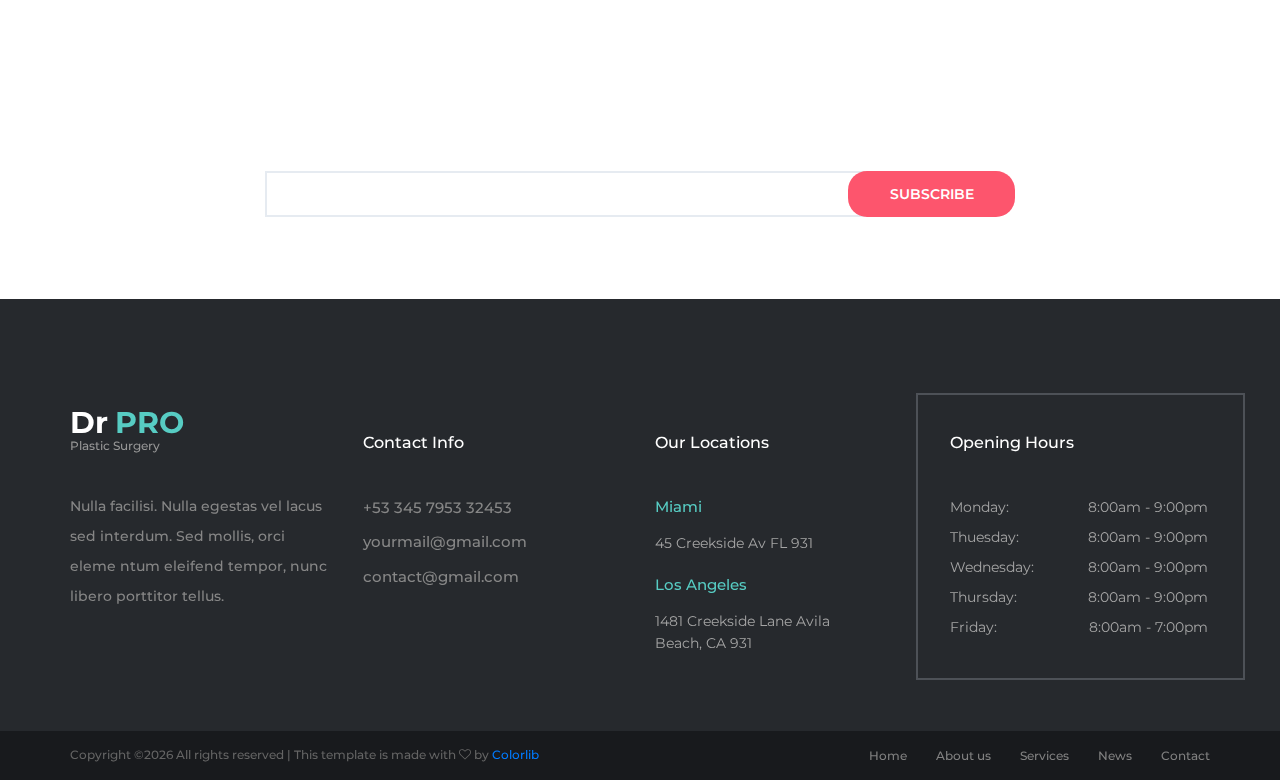
<file: blog.html>
<!DOCTYPE html>
<html lang="en">
<head>
<title>Blog</title>
<meta charset="utf-8">
<meta http-equiv="X-UA-Compatible" content="IE=edge">
<meta name="description" content="Dr PRO template project">
<meta name="viewport" content="width=device-width, initial-scale=1">
<link rel="stylesheet" type="text/css" href="styles/bootstrap-4.1.2/bootstrap.min.css">
<link href="plugins/font-awesome-4.7.0/css/font-awesome.min.css" rel="stylesheet" type="text/css">
<link rel="stylesheet" type="text/css" href="styles/blog.css">
<link rel="stylesheet" type="text/css" href="styles/blog_responsive.css">
</head>
<body>

<div class="super_container">
	
	<!-- Header -->

	<header class="header trans_400">
		<div class="header_content d-flex flex-row align-items-center jusity-content-start trans_400">

			<!-- Logo -->
			<div class="logo">
				<a href="#">
					<div>Dr<span>PRO</span></div>
					<div>Plastic Surgery</div>
				</a>
			</div>

			<!-- Main Navigation -->
			<nav class="main_nav">
				<ul class="d-flex flex-row align-items-center justify-content-start">
					<li><a href="index.html">Home</a></li>
					<li><a href="about.html">About us</a></li>
					<li><a href="services.html">Services</a></li>
					<li class="active"><a href="blog.html">News</a></li>
					<li><a href="contact.html">Contact</a></li>
				</ul>
			</nav>
			<div class="header_extra d-flex flex-row align-items-center justify-content-end ml-auto">
				
				<!-- Work Hourse -->
				<div class="work_hours">Mo - Sat: 8:00am - 9:00pm</div>

				<!-- Header Phone -->
				<div class="header_phone">+34 586 778 8892</div>

				<!-- Appointment Button -->
				<div class="button button_1 header_button"><a href="#">Make an Appointment</a></div>

				<!-- Header Social -->
				<div class="social header_social">
					<ul class="d-flex flex-row align-items-center justify-content-start">
						<li><a href="#"><i class="fa fa-instagram" aria-hidden="true"></i></a></li>
						<li><a href="#"><i class="fa fa-facebook" aria-hidden="true"></i></a></li>
						<li><a href="#"><i class="fa fa-twitter" aria-hidden="true"></i></a></li>
					</ul>
				</div>

				<!-- Hamburger -->
				<div class="hamburger"><i class="fa fa-bars" aria-hidden="true"></i></div>
			</div>
		</div>
	</header>

	<!-- Menu -->

	<div class="menu_overlay trans_400"></div>
	<div class="menu trans_400">
		<div class="menu_close_container"><div class="menu_close"><div></div><div></div></div></div>
		<nav class="menu_nav">
			<ul>
				<li><a href="index.html">Home</a></li>
				<li><a href="about.html">About us</a></li>
				<li><a href="services.html">Services</a></li>
				<li><a href="blog.html">News</a></li>
				<li><a href="contact.html">Contact</a></li>
			</ul>
		</nav>
		<div class="menu_extra">
			<div class="menu_link">Mo - Sat: 8:00am - 9:00pm</div>
			<div class="menu_link">+34 586 778 8892</div>
			<div class="menu_link"><a href="#">Make an appointment</a></div>
		</div>
		<div class="social menu_social">
			<ul class="d-flex flex-row align-items-center justify-content-start">
				<li><a href="#"><i class="fa fa-instagram" aria-hidden="true"></i></a></li>
				<li><a href="#"><i class="fa fa-facebook" aria-hidden="true"></i></a></li>
				<li><a href="#"><i class="fa fa-twitter" aria-hidden="true"></i></a></li>
			</ul>
		</div>
	</div>

	<!-- Home -->

	<div class="home d-flex flex-column align-items-start justify-content-end">
		<div class="parallax_background parallax-window" data-parallax="scroll" data-image-src="images/blog.jpg" data-speed="0.8"></div>
		<div class="home_overlay"><img src="images/home_overlay.png" alt=""></div>
		<div class="home_container">
			<div class="container">
				<div class="row">
					<div class="col">
						<div class="home_content">
							<div class="home_title">Blog</div>
							<div class="home_text">Lorem ipsum dolor sit amet, consectetur adipiscing elit.</div>
						</div>
					</div>
				</div>
			</div>
		</div>
	</div>

	<!-- Blog -->

	<div class="blog">
		<div class="container">
			<div class="row">
				<div class="col">
					
					<!-- Blog Post -->
					<div class="blog_post">
						<div class="blog_post_image"><img src="images/blog_1.jpg" alt=""></div>
						<div class="blog_post_date d-flex flex-column align-items-center justify-content-center">
							<div class="date_day">19</div>
							<div class="date_month">June</div>
							<div class="date_year">2018</div>
						</div>
						<div class="blog_post_title"><a href="#">5 Reasons why you should choose a plastic surgeon</a></div>
						<div class="blog_post_info">
							<ul class="d-flex flex-row align-items-center justify-content-center">
								<li>by <a href="#">Dr. James Smith</a></li>
								<li>in <a href="#">Surgery</a></li>
								<li><a href="#">2 Comments</a></li>
							</ul>
						</div>
						<div class="blog_post_text text-center">
							<p>Odio ultrices ut. Etiam ac erat ut enim maximus accumsan vel ac nisl. Duis feugiat bibendum orci, non elementum urna. Cras sit amet sapien aliquam, fermentum dolor non, blandit purus. Donec blandit purus vitae eros fringilla accumsan. Nunc feugiat purus et posuere ornare. Vivamus molestie sem pretium ligula efficitur, vitae auctor tortor vestibulum. Ut interdum ante neque, sed vestibulum lorem dictum quis.</p>
						</div>
						<div class="blog_post_button text-center"><div class="button button_1 ml-auto mr-auto"><a href="#">read more</a></div></div>
					</div>

					<!-- Blog Post -->
					<div class="blog_post">
						<div class="blog_post_image"><img src="images/blog_2.jpg" alt=""></div>
						<div class="blog_post_date d-flex flex-column align-items-center justify-content-center">
							<div class="date_day">19</div>
							<div class="date_month">June</div>
							<div class="date_year">2018</div>
						</div>
						<div class="blog_post_title"><a href="#">A new revolutionary method to plastic surgery</a></div>
						<div class="blog_post_info">
							<ul class="d-flex flex-row align-items-center justify-content-center">
								<li>by <a href="#">Dr. James Smith</a></li>
								<li>in <a href="#">Surgery</a></li>
								<li><a href="#">2 Comments</a></li>
							</ul>
						</div>
						<div class="blog_post_text text-center">
							<p>Odio ultrices ut. Etiam ac erat ut enim maximus accumsan vel ac nisl. Duis feugiat bibendum orci, non elementum urna. Cras sit amet sapien aliquam, fermentum dolor non, blandit purus. Donec blandit purus vitae eros fringilla accumsan. Nunc feugiat purus et posuere ornare. Vivamus molestie sem pretium ligula efficitur, vitae auctor tortor vestibulum. Ut interdum ante neque, sed vestibulum lorem dictum quis.</p>
						</div>
						<div class="blog_post_button text-center"><div class="button button_1 ml-auto mr-auto"><a href="#">read more</a></div></div>
					</div>

					<!-- Blog Post -->
					<div class="blog_post">
						<div class="blog_post_image"><img src="images/blog_3.jpg" alt=""></div>
						<div class="blog_post_date d-flex flex-column align-items-center justify-content-center">
							<div class="date_day">19</div>
							<div class="date_month">June</div>
							<div class="date_year">2018</div>
						</div>
						<div class="blog_post_title"><a href="#">Are you in need for a liposuction?</a></div>
						<div class="blog_post_info">
							<ul class="d-flex flex-row align-items-center justify-content-center">
								<li>by <a href="#">Dr. James Smith</a></li>
								<li>in <a href="#">Surgery</a></li>
								<li><a href="#">2 Comments</a></li>
							</ul>
						</div>
						<div class="blog_post_text text-center">
							<p>Odio ultrices ut. Etiam ac erat ut enim maximus accumsan vel ac nisl. Duis feugiat bibendum orci, non elementum urna. Cras sit amet sapien aliquam, fermentum dolor non, blandit purus. Donec blandit purus vitae eros fringilla accumsan. Nunc feugiat purus et posuere ornare. Vivamus molestie sem pretium ligula efficitur, vitae auctor tortor vestibulum. Ut interdum ante neque, sed vestibulum lorem dictum quis.</p>
						</div>
						<div class="blog_post_button text-center"><div class="button button_1 ml-auto mr-auto"><a href="#">read more</a></div></div>
					</div>

				</div>
			</div>
			<div class="row page_nav_row">
				<div class="col">
					<div class="page_nav">
						<ul class="d-flex flex-row align-items-center justify-content-center">
							<li class="active"><a href="#">01.</a></li>
							<li><a href="#">02.</a></li>
							<li><a href="#">03.</a></li>
						</ul>
					</div>
				</div>
			</div>
		</div>
	</div>

	<!-- Newsletter -->

	<div class="newsletter">
		<div class="parallax_background parallax-window" data-parallax="scroll" data-image-src="images/newsletter.jpg" data-speed="0.8"></div>
		<div class="container">
			<div class="row">
				<div class="col text-center">
					<div class="newsletter_title">Subscribe to our newsletter</div>
				</div>
			</div>
			<div class="row newsletter_row">
				<div class="col-lg-8 offset-lg-2">
					<div class="newsletter_form_container">
						<form action="#" id="newsleter_form" class="newsletter_form">
							<input type="email" class="newsletter_input" placeholder="Your E-mail" required="required">
							<button class="newsletter_button">subscribe</button>
						</form>
					</div>
				</div>
			</div>
		</div>
	</div>

	<!-- Footer -->

	<footer class="footer">
		<div class="footer_content">
			<div class="container">
				<div class="row">

					<!-- Footer About -->
					<div class="col-lg-3 footer_col">
						<div class="footer_about">
							<div class="footer_logo">
								<a href="#">
									<div>Dr<span>PRO</span></div>
									<div>Plastic Surgery</div>
								</a>
							</div>
							<div class="footer_about_text">
								<p>Nulla facilisi. Nulla egestas vel lacus sed interdum. Sed mollis, orci eleme ntum eleifend tempor, nunc libero porttitor tellus.</p>
							</div>
						</div>
					</div>

					<!-- Footer Contact Info -->
					<div class="col-lg-3 footer_col">
						<div class="footer_contact">
							<div class="footer_title">Contact Info</div>
							<ul class="contact_list">
								<li>+53 345 7953 32453</li>
								<li>yourmail@gmail.com</li>
								<li>contact@gmail.com</li>
							</ul>
						</div>
					</div>

					<!-- Footer Locations -->
					<div class="col-lg-3 footer_col">
						<div class="footer_location">
							<div class="footer_title">Our Locations</div>
							<ul class="locations_list">
								<li>
									<div class="location_title">Miami</div>
									<div class="location_text">45 Creekside Av  FL 931</div>
								</li>
								<li>
									<div class="location_title">Los Angeles</div>
									<div class="location_text">1481 Creekside Lane Avila Beach, CA 931</div>
								</li>
							</ul>
						</div>
					</div>

					<!-- Footer Opening Hours -->
					<div class="col-lg-3 footer_col">
						<div class="opening_hours">
							<div class="footer_title">Opening Hours</div>
							<ul class="opening_hours_list">
								<li class="d-flex flex-row align-items-start justify-content-start">
									<div>Monday:</div>
									<div class="ml-auto">8:00am - 9:00pm</div>
								</li>
								<li class="d-flex flex-row align-items-start justify-content-start">
									<div>Thuesday:</div>
									<div class="ml-auto">8:00am - 9:00pm</div>
								</li>
								<li class="d-flex flex-row align-items-start justify-content-start">
									<div>Wednesday:</div>
									<div class="ml-auto">8:00am - 9:00pm</div>
								</li>
								<li class="d-flex flex-row align-items-start justify-content-start">
									<div>Thursday:</div>
									<div class="ml-auto">8:00am - 9:00pm</div>
								</li>
								<li class="d-flex flex-row align-items-start justify-content-start">
									<div>Friday:</div>
									<div class="ml-auto">8:00am - 7:00pm</div>
								</li>
							</ul>
						</div>
					</div>

				</div>
			</div>
		</div>
		<div class="footer_bar">
			<div class="container">
				<div class="row">
					<div class="col">
						<div class="footer_bar_content  d-flex flex-md-row flex-column align-items-md-center justify-content-start">
							<div class="copyright"><!-- Link back to Colorlib can't be removed. Template is licensed under CC BY 3.0. -->
Copyright &copy;<script>document.write(new Date().getFullYear());</script> All rights reserved | This template is made with <i class="fa fa-heart-o" aria-hidden="true"></i> by <a href="https://colorlib.com" target="_blank">Colorlib</a>
<!-- Link back to Colorlib can't be removed. Template is licensed under CC BY 3.0. -->
</div>
							<nav class="footer_nav ml-md-auto">
								<ul class="d-flex flex-row align-items-center justify-content-start">
									<li><a href="index.html">Home</a></li>
									<li><a href="about.html">About us</a></li>
									<li><a href="services.html">Services</a></li>
									<li><a href="blog.html">News</a></li>
									<li><a href="contact.html">Contact</a></li>
								</ul>
							</nav>
						</div>
					</div>
				</div>
			</div>			
		</div>
	</footer>
</div>

<script src="js/jquery-3.2.1.min.js"></script>
<script src="styles/bootstrap-4.1.2/popper.js"></script>
<script src="styles/bootstrap-4.1.2/bootstrap.min.js"></script>
<script src="plugins/greensock/TweenMax.min.js"></script>
<script src="plugins/greensock/TimelineMax.min.js"></script>
<script src="plugins/scrollmagic/ScrollMagic.min.js"></script>
<script src="plugins/greensock/animation.gsap.min.js"></script>
<script src="plugins/greensock/ScrollToPlugin.min.js"></script>
<script src="plugins/easing/easing.js"></script>
<script src="plugins/parallax-js-master/parallax.min.js"></script>
<script src="js/blog.js"></script>

<!-- Global site tag (gtag.js) - Google Analytics -->
<script async src="https://www.googletagmanager.com/gtag/js?id=UA-23581568-13"></script>
<script>
  window.dataLayer = window.dataLayer || [];
  function gtag(){dataLayer.push(arguments);}
  gtag('js', new Date());

  gtag('config', 'UA-23581568-13');
</script>

</body>
</html>
</file>
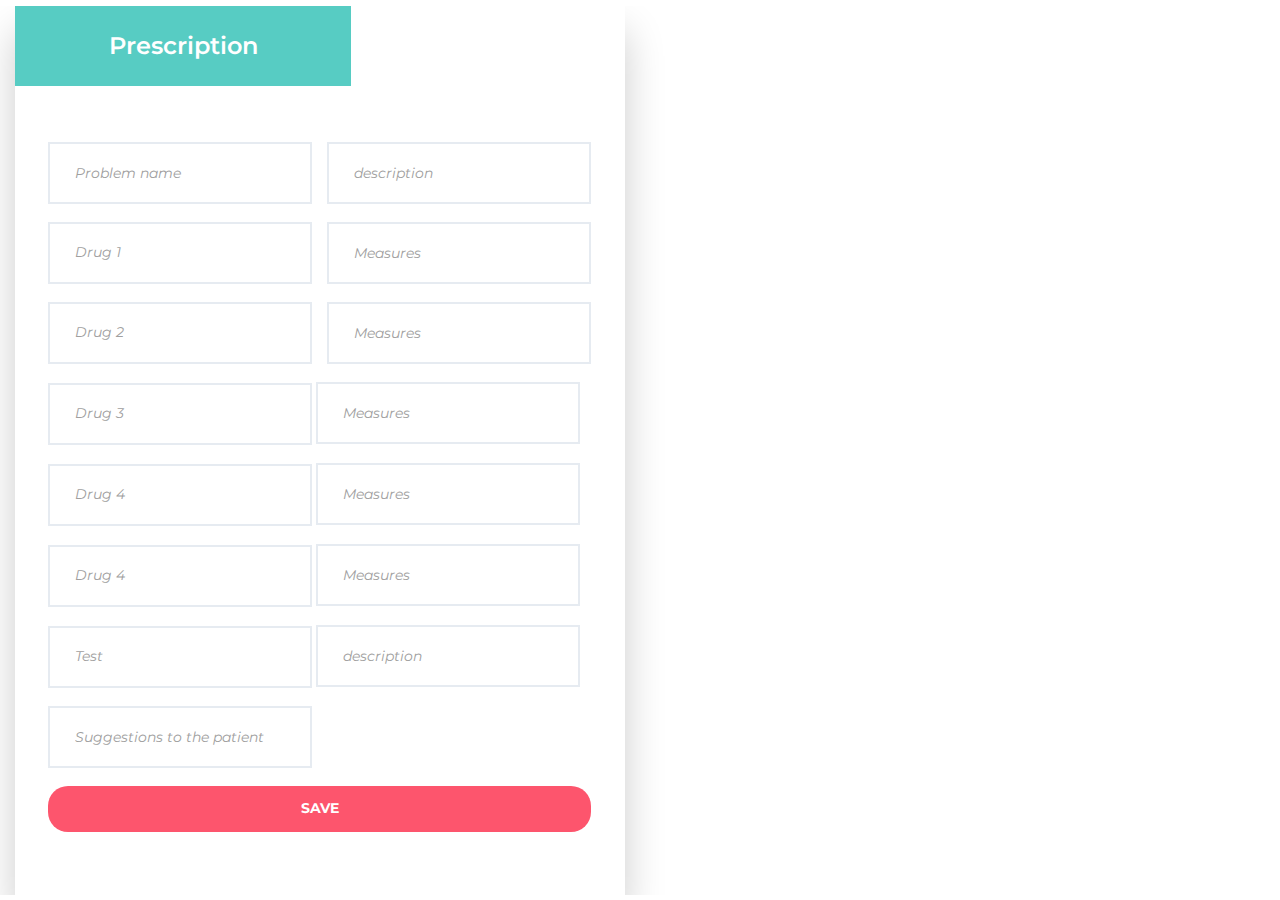
<file: create_pres.html>
<!DOCTYPE html>
<html lang="en">
<head>
<title>Doctor</title>
<meta charset="utf-8">
<meta http-equiv="X-UA-Compatible" content="IE=edge">
<meta name="description" content="Dr PRO template project">
<meta name="viewport" content="width=device-width, initial-scale=1">
<link rel="stylesheet" type="text/css" href="styles/bootstrap-4.1.2/bootstrap.min.css">
<link href="plugins/font-awesome-4.7.0/css/font-awesome.min.css" rel="stylesheet" type="text/css">
<link rel="stylesheet" type="text/css" href="styles/table.css">
<link rel="stylesheet" type="text/css" href="styles/blog.css">
<link rel="stylesheet" type="text/css" href="styles/blog_responsive.css">
<link rel="stylesheet" type="text/css" href="styles/main_styles.css">
</head>
<body>

	<div class="table_column1">
<div class="super_container">
    <div class="col-lg-6 intro_col">
        <div class="intro_form_container">
            <div class="intro_form_title">Prescription</div>
            <form action="#" class="intro_form" id="intro_form">
                <div class="d-flex flex-row align-items-start justify-content-between flex-wrap">
                    <input type="text" class="intro_input" placeholder="Problem name" required="required">
                    <input type="email" class="intro_input" placeholder="description" required="required">
                    <select class="intro_select intro_input" required>
                        <option disabled="" selected="" value="">Drug 1</option>
                        <option>Anestesia</option>
                        <option>faladar</option>
                        <option>Speciality 3</option>
                        <option>Speciality 4</option>
                        <option>Speciality 5</option>
                    </select>
                    
                    <input type="tel" class="intro_input" placeholder="Measures" required="required">
                    <select class="intro_select intro_input" required>
                        <option disabled="" selected="" value="">Drug 2</option>
                        <option>Anestesia</option>
                        <option>faladar</option>
                        <option>Speciality 3</option>
                        <option>Speciality 4</option>
                        <option>Speciality 5</option>
                    </select>
                    
                    <input type="tel" class="intro_input" placeholder="Measures" required="required"></div>
                    
                    <select class="intro_select intro_input" required>
                        <option disabled="" selected="" value="">Drug 3</option>
                        <option>Anestesia</option>
                        <option>faladar</option>
                        <option>Speciality 3</option>
                        <option>Speciality 4</option>
                        <option>Speciality 5</option>
                    </select>
                    
                    <input type="tel" class="intro_input" placeholder="Measures" required="required">
                    <select class="intro_select intro_input" required>
                        <option disabled="" selected="" value="">Drug 4</option>
                        <option>Anestesia</option>
                        <option>faladar</option>
                        <option>Speciality 3</option>
                        <option>Speciality 4</option>
                        <option>Speciality 5</option>
                    </select>
                    
                    <input type="tel" class="intro_input" placeholder="Measures" required="required">
                    <select class="intro_select intro_input" required>
                        <option disabled="" selected="" value="">Drug 4</option>
                        <option>Anestesia</option>
                        <option>faladar</option>
                        <option>Speciality 3</option>
                        <option>Speciality 4</option>
                        <option>Speciality 5</option>
                    </select>
                    
                    <input type="tel" class="intro_input" placeholder="Measures" required="required">
                    <select class="intro_select intro_input" required>
                        <option disabled="" selected="" value="">Test</option>
                        <option>Anestesia</option>
                        <option>faladar</option>
                        <option>Speciality 3</option>
                        <option>Speciality 4</option>
                        <option>Speciality 5</option>
                    </select>
                    
                    <input type="tel" class="intro_input" placeholder="description" required="required">
                    <input type="tel" class="intro_input" placeholder="Suggestions to the patient" required="required">
                <button class="button button_1 intro_button trans_200">Save</button>
            </form>
        </div>
    </div>
</div>
</div>
<script src="js/jquery-3.2.1.min.js"></script>
<script src="styles/bootstrap-4.1.2/popper.js"></script>
<script src="styles/bootstrap-4.1.2/bootstrap.min.js"></script>
<script src="plugins/greensock/TweenMax.min.js"></script>
<script src="plugins/greensock/TimelineMax.min.js"></script>
<script src="plugins/scrollmagic/ScrollMagic.min.js"></script>
<script src="plugins/greensock/animation.gsap.min.js"></script>
<script src="plugins/greensock/ScrollToPlugin.min.js"></script>
<script src="plugins/easing/easing.js"></script>
<script src="plugins/parallax-js-master/parallax.min.js"></script>
<script src="js/blog.js"></script>

<!-- Global site tag (gtag.js) - Google Analytics -->
<script async src="https://www.googletagmanager.com/gtag/js?id=UA-23581568-13"></script>
<script>
  window.dataLayer = window.dataLayer || [];
  function gtag(){dataLayer.push(arguments);}
  gtag('js', new Date());

  gtag('config', 'UA-23581568-13');
</script>

</body>
</html>
</file>
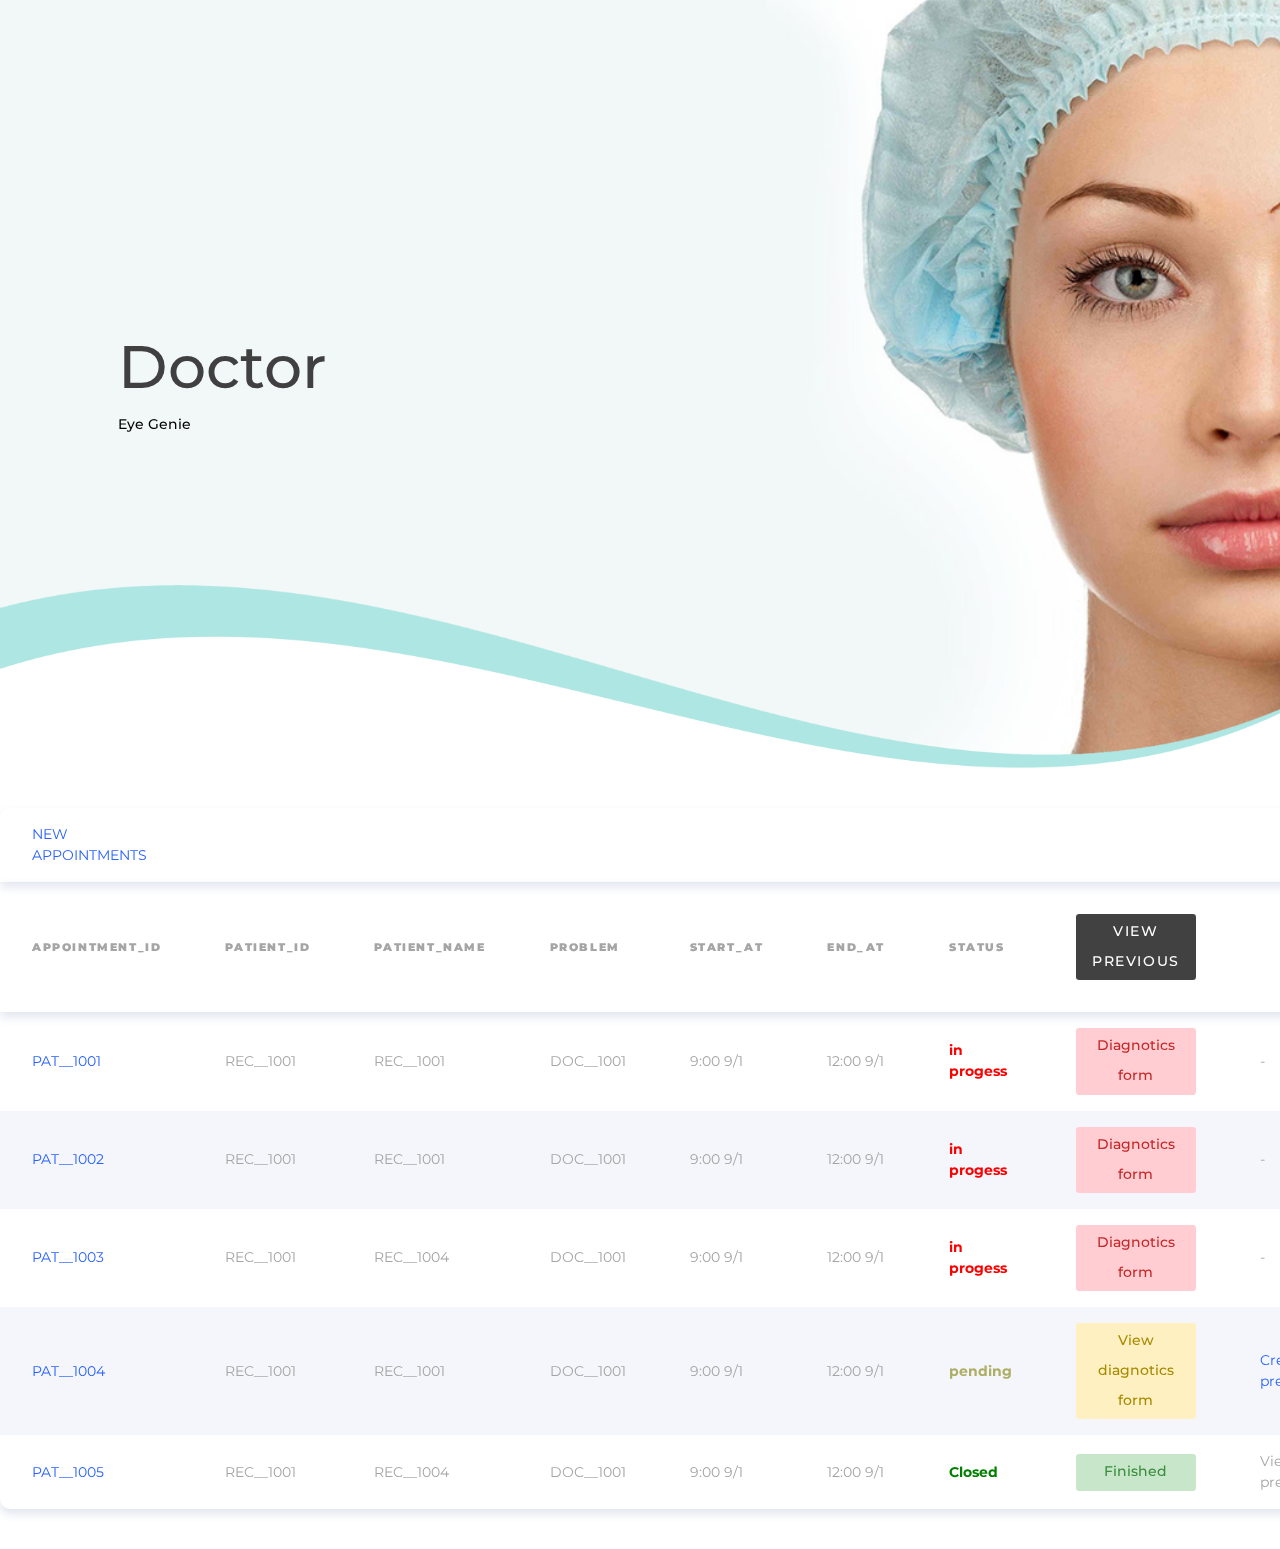
<file: doctor_main.html>
<!DOCTYPE html>
<html lang="en">
<head>
<title>Doctor</title>
<meta charset="utf-8">
<meta http-equiv="X-UA-Compatible" content="IE=edge">
<meta name="description" content="Dr PRO template project">
<meta name="viewport" content="width=device-width, initial-scale=1">
<link rel="stylesheet" type="text/css" href="styles/bootstrap-4.1.2/bootstrap.min.css">
<link href="plugins/font-awesome-4.7.0/css/font-awesome.min.css" rel="stylesheet" type="text/css">
<link rel="stylesheet" type="text/css" href="styles/table.css">
<link rel="stylesheet" type="text/css" href="styles/blog.css">
<link rel="stylesheet" type="text/css" href="styles/blog_responsive.css">
<link rel="stylesheet" type="text/css" href="styles/main_styles.css">
</head>
<body>

	<div class="table_column1">
<div class="super_container">
	
	<!-- Header -->
	<!-- Home -->

	<div class="home d-flex flex-column align-items-start justify-content-end">
		<div class="parallax_background parallax-window" data-parallax="scroll" data-image-src="images/about.jpg" data-speed="0.8"></div>
		<div class="home_overlay"><img src="images/home_overlay.png" alt=""></div>
		<div class="home_container">
			<div class="container">
				<div class="row">
					<div class="col">
						<div class="home_content">
							<div class="home_title">Doctor</div>
							<div class="home_text">Eye Genie</div>
						</div>
					</div>
				</div>
			</div>
		</div>
	</div>



    <div class="gap_"></div>
    <div id="openModal-about" class="modalDialog">
 
        <a href="#close" title="Close" class="close">X</a>
        <div class="col-lg-6 intro_col">
          <div class="intro_form_container">
            <div class="intro_form_title">DIAGNOSIS</div>
            <form action="#" class="intro_form" id="intro_form">
              <div class="d-flex flex-row align-items-start justify-content-between flex-wrap">
                <input type="text" class="intro_input" placeholder="visualAcuityLE" required="required">
                <input type="email" class="intro_input" placeholder="VisualAcuityRE" required="required">
                <input type="tel" class="intro_input" placeholder="LeftEyeiOP" required="required">
                <select class="intro_select intro_input" required>
                  <option disabled="" selected="" value="">LeftEyeiOP</option>
                  <option>Speciality 1</option>
                  <option>Speciality 2</option>
                  <option>Speciality 3</option>
                  <option>Speciality 4</option>
                  <option>Speciality 5</option>
                </select>
                <select class="intro_select intro_input" required="required">
                    <option disabled="" selected="" value="">RightEyeIOP</option>
                    <option>Doctor 1</option>
                    <option>Doctor 2</option>
                    <option>Doctor 3</option>
                    <option>Doctor 4</option>
                    <option>Doctor 5</option>
                  </select>
                  <input type="tel" class="intro_input" placeholder="SphereSPHLE" required="required">
                  <input type="tel" class="intro_input" placeholder="CylinderCYLLE" required="required">
                  <input type="tel" class="intro_input" placeholder="AxisLE" required="required">
                  <input type="tel" class="intro_input" placeholder="SphereSphRe" required="required">
                  <input type="tel" class="intro_input" placeholder="CylinderCylRe" required="required">
                  <input type="tel" class="intro_input" placeholder="AXISRe" required="required">
                  <input type="tel" class="intro_input" placeholder="BestCorrectedVisualAcuityBcvaLeft Eye" required="required">
                  <input type="tel" class="intro_input" placeholder="BestCorrectedVisualAcuityBcvaRightEye" required="required">
                  
              </div>
              <button class="button button_1 intro_button trans_200">Add to druglist</button>
            </form>
          </div>
        </div>
      </div>
    <table id="table_">
        <thead>
        <tr>
            <td><a href="#">NEW APPOINTMENTS</a></td>
            <td></td>
            <td></td>
            <td></td>
            <td class="amount">
          </tr>
        </thead>
        <thead>
          <tr>
            <th>APPOINTMENT_id</th>
            <th>Patient_ID</th>
            <th>PATIENT_NAME</th>
            <th>PROBLEM</th>
            <th>Start_at</th>
            <th>End_at</th>
            <th>status</th>
            <th class="amount">
                <p class="status status-other">View previous</p></th>
          </tr>
        </thead>
        <tbody>
          <tr>
            <td><a href="#">PAT__1001</a></td>
            <td>REC__1001</td>
            <td>REC__1001</td>
            <td>DOC__1001</td>
            <td>9:00 9/1</td>
            <td>12:00 9/1</td>
            <td class = "status_progress">in progess</td>
            <td class="amount">
                <a href="#openModal-about"><p class="status status-unpaid">Diagnotics form</p></a></td>
                <td>-</td>
          </tr>
          <tr>
            <td><a href="#">PAT__1002</a></td>
            <td>REC__1001</td>
            <td>REC__1001</td>
            <td>DOC__1001</td>
            <td>9:00 9/1</td>
            <td>12:00 9/1</td>
            <td class = "status_progress">in progess</td>
            <td class="amount">
                <p class="status status-unpaid">Diagnotics form</p></td>
                <td>-</td>
          </tr>
          <tr>
            <td><a href="#">PAT__1003</a></td>
            <td>REC__1001</td>
            <td>REC__1004</td>
            <td>DOC__1001</td>
            <td>9:00 9/1</td>
            <td>12:00 9/1</td>
            <td class = "status_progress">in progess</td>
            <td class="amount">
                <p class="status status-unpaid">Diagnotics form</p></td>
                <td>-</td>
          </tr>
          <tr>
            <td><a href="#">PAT__1004</a></td>
            <td>REC__1001</td>
            <td>REC__1001</td>
            <td>DOC__1001</td>
            <td>9:00 9/1</td>
            <td>12:00 9/1</td>
            <td class = "status_pending">pending</td>
            <td class="amount">
                <p class="status status-edit">View diagnotics form</p></td>
                <td><a href="create_pres.html">Create prescription</a></td>
          </tr>
          <tr>
            <td><a href="#">PAT__1005</a></td>
            <td>REC__1001</td>
            <td>REC__1004</td>
            <td>DOC__1001</td>
            <td>9:00 9/1</td>
            <td>12:00 9/1</td>
            <td class = "status_closed">Closed</td>
            <td class="amount">
                <p class="status status-paid">Finished</p></td>
                
          <td>View prescription</td>
          </tr>
        </tbody>
      </table>
      
<div class="gap_"></div>
</div>
</div>
<script src="js/jquery-3.2.1.min.js"></script>
<script src="styles/bootstrap-4.1.2/popper.js"></script>
<script src="styles/bootstrap-4.1.2/bootstrap.min.js"></script>
<script src="plugins/greensock/TweenMax.min.js"></script>
<script src="plugins/greensock/TimelineMax.min.js"></script>
<script src="plugins/scrollmagic/ScrollMagic.min.js"></script>
<script src="plugins/greensock/animation.gsap.min.js"></script>
<script src="plugins/greensock/ScrollToPlugin.min.js"></script>
<script src="plugins/easing/easing.js"></script>
<script src="plugins/parallax-js-master/parallax.min.js"></script>
<script src="js/blog.js"></script>

<!-- Global site tag (gtag.js) - Google Analytics -->
<script async src="https://www.googletagmanager.com/gtag/js?id=UA-23581568-13"></script>
<script>
  window.dataLayer = window.dataLayer || [];
  function gtag(){dataLayer.push(arguments);}
  gtag('js', new Date());

  gtag('config', 'UA-23581568-13');
</script>

</body>
</html>
</file>
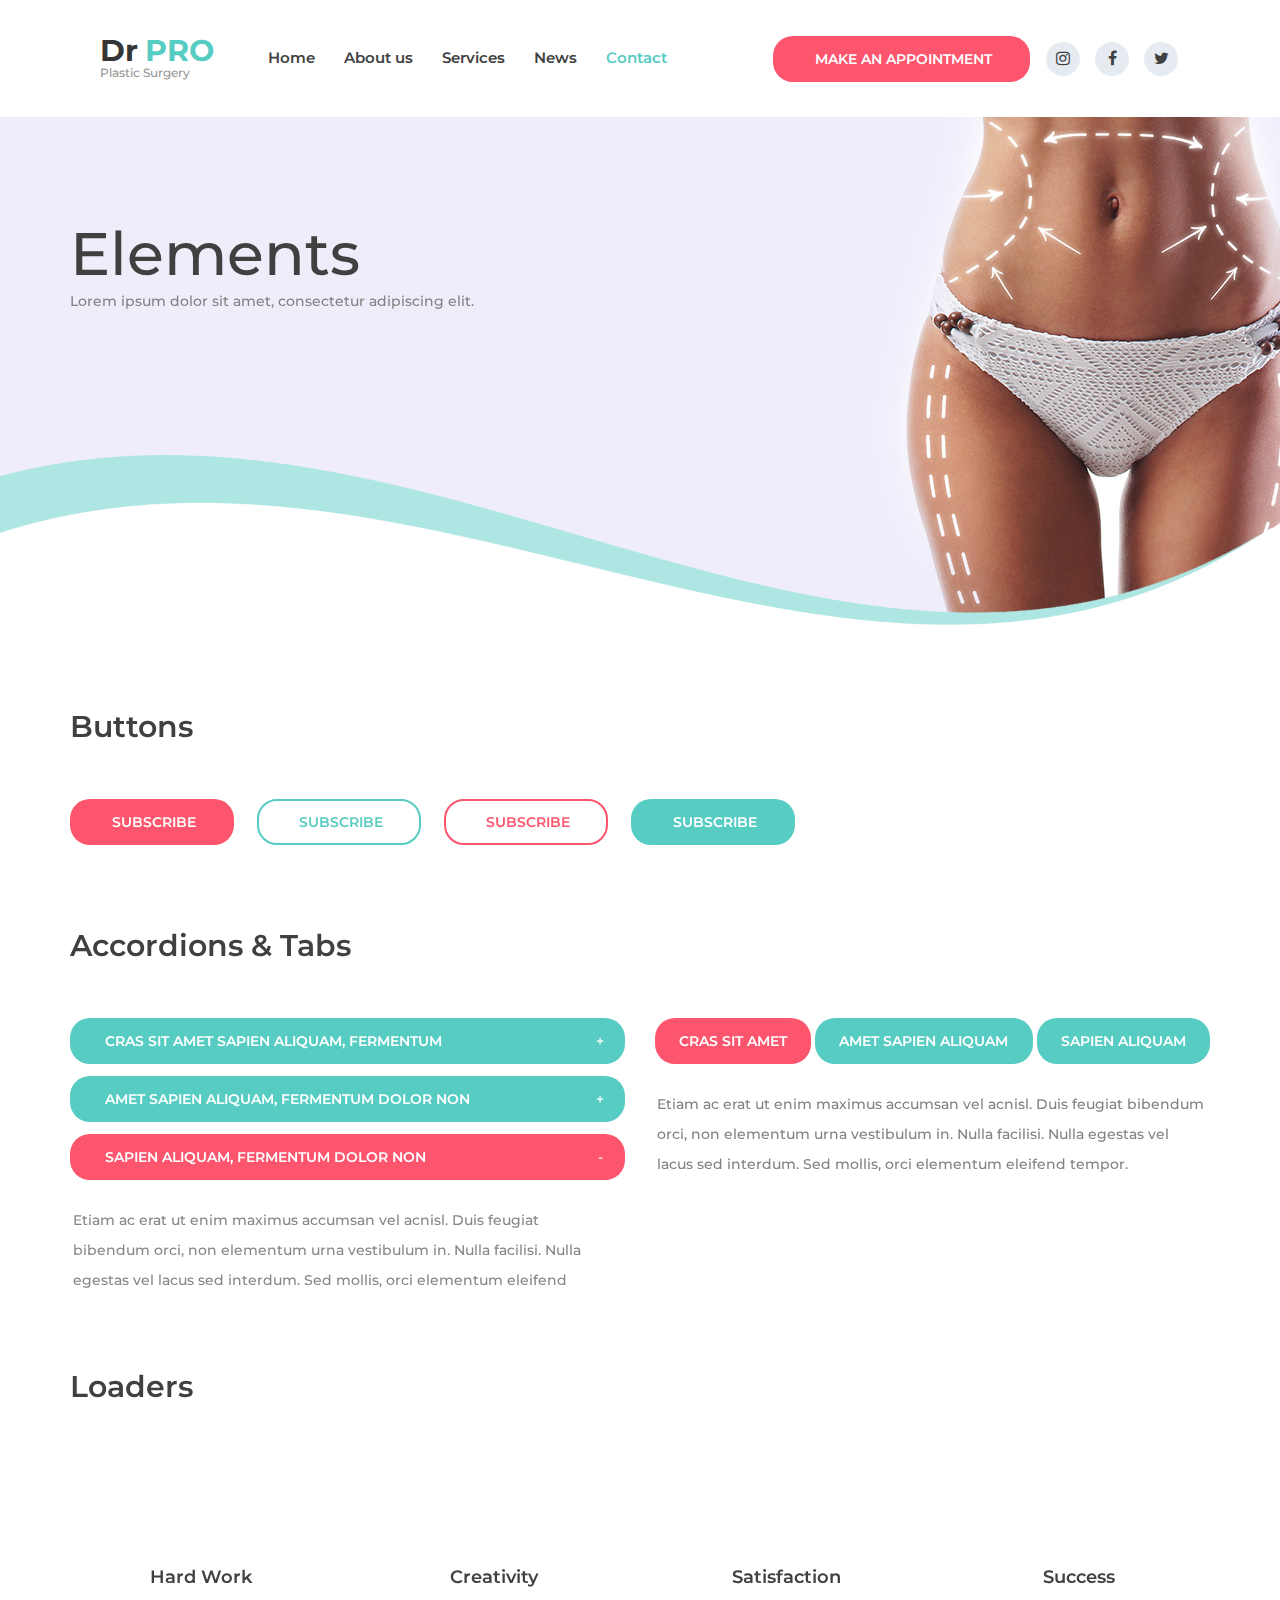
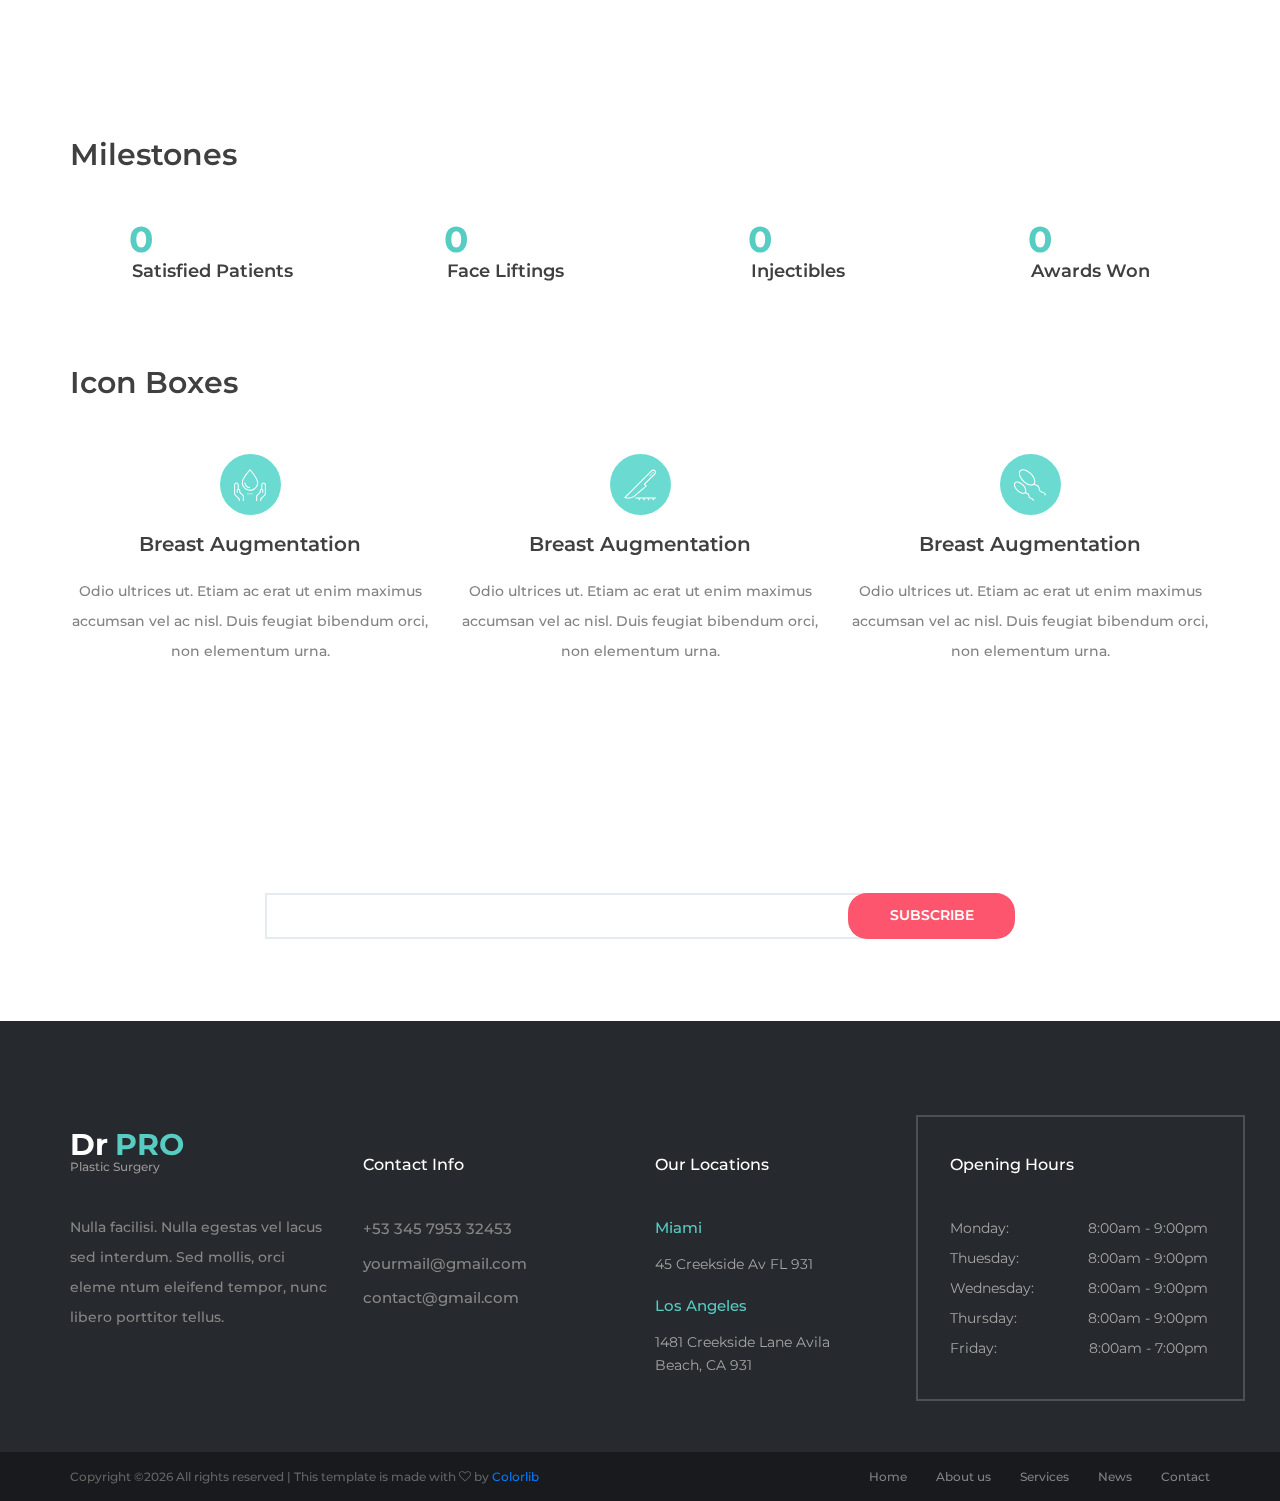
<file: elements.html>
<!DOCTYPE html>
<html lang="en">
<head>
<title>Elements</title>
<meta charset="utf-8">
<meta http-equiv="X-UA-Compatible" content="IE=edge">
<meta name="description" content="Dr PRO template project">
<meta name="viewport" content="width=device-width, initial-scale=1">
<link rel="stylesheet" type="text/css" href="styles/bootstrap-4.1.2/bootstrap.min.css">
<link href="plugins/font-awesome-4.7.0/css/font-awesome.min.css" rel="stylesheet" type="text/css">
<link rel="stylesheet" type="text/css" href="styles/elements.css">
<link rel="stylesheet" type="text/css" href="styles/elements_responsive.css">
</head>
<body>

<div class="super_container">
	
	<!-- Header -->

	<header class="header trans_400">
		<div class="header_content d-flex flex-row align-items-center jusity-content-start trans_400">

			<!-- Logo -->
			<div class="logo">
				<a href="#">
					<div>Dr<span>PRO</span></div>
					<div>Plastic Surgery</div>
				</a>
			</div>

			<!-- Main Navigation -->
			<nav class="main_nav">
				<ul class="d-flex flex-row align-items-center justify-content-start">
					<li><a href="index.html">Home</a></li>
					<li><a href="about.html">About us</a></li>
					<li><a href="services.html">Services</a></li>
					<li><a href="blog.html">News</a></li>
					<li class="active"><a href="contact.html">Contact</a></li>
				</ul>
			</nav>
			<div class="header_extra d-flex flex-row align-items-center justify-content-end ml-auto">
				
				<!-- Work Hourse -->
				<div class="work_hours">Mo - Sat: 8:00am - 9:00pm</div>

				<!-- Header Phone -->
				<div class="header_phone">+34 586 778 8892</div>

				<!-- Appointment Button -->
				<div class="button button_1 header_button"><a href="#">Make an Appointment</a></div>

				<!-- Header Social -->
				<div class="social header_social">
					<ul class="d-flex flex-row align-items-center justify-content-start">
						<li><a href="#"><i class="fa fa-instagram" aria-hidden="true"></i></a></li>
						<li><a href="#"><i class="fa fa-facebook" aria-hidden="true"></i></a></li>
						<li><a href="#"><i class="fa fa-twitter" aria-hidden="true"></i></a></li>
					</ul>
				</div>

				<!-- Hamburger -->
				<div class="hamburger"><i class="fa fa-bars" aria-hidden="true"></i></div>
			</div>
		</div>
	</header>

	<!-- Menu -->

	<div class="menu_overlay trans_400"></div>
	<div class="menu trans_400">
		<div class="menu_close_container"><div class="menu_close"><div></div><div></div></div></div>
		<nav class="menu_nav">
			<ul>
				<li><a href="index.html">Home</a></li>
				<li><a href="about.html">About us</a></li>
				<li><a href="services.html">Services</a></li>
				<li><a href="blog.html">News</a></li>
				<li><a href="contact.html">Contact</a></li>
			</ul>
		</nav>
		<div class="menu_extra">
			<div class="menu_link">Mo - Sat: 8:00am - 9:00pm</div>
			<div class="menu_link">+34 586 778 8892</div>
			<div class="menu_link"><a href="#">Make an appointment</a></div>
		</div>
		<div class="social menu_social">
			<ul class="d-flex flex-row align-items-center justify-content-start">
				<li><a href="#"><i class="fa fa-instagram" aria-hidden="true"></i></a></li>
				<li><a href="#"><i class="fa fa-facebook" aria-hidden="true"></i></a></li>
				<li><a href="#"><i class="fa fa-twitter" aria-hidden="true"></i></a></li>
			</ul>
		</div>
	</div>

	<!-- Home -->

	<div class="home d-flex flex-column align-items-start justify-content-end">
		<div class="parallax_background parallax-window" data-parallax="scroll" data-image-src="images/elements.jpg" data-speed="0.8"></div>
		<div class="home_overlay"><img src="images/home_overlay.png" alt=""></div>
		<div class="home_container">
			<div class="container">
				<div class="row">
					<div class="col">
						<div class="home_content">
							<div class="home_title">Elements</div>
							<div class="home_text">Lorem ipsum dolor sit amet, consectetur adipiscing elit.</div>
						</div>
					</div>
				</div>
			</div>
		</div>
	</div>

	<!-- Elements -->

	<div class="elements">
		<div class="container">
			<div class="row">
				<div class="col">
					
					<!-- Buttons -->
					<div class="buttons">
						<div class="elements_title">Buttons</div>
						<div class="buttons_container d-flex flex-row align-items-start justify-content-start flex-wrap">
							<div class="button button_1"><a href="#">subscribe</a></div>
							<div class="button button_2"><a href="#">subscribe</a></div>
							<div class="button button_3"><a href="#">subscribe</a></div>
							<div class="button button_4"><a href="#">subscribe</a></div>
						</div>
					</div>

					<!-- Accordions & Tabs -->

					<div class="accordions_and_tabs">
						<div class="elements_title">Accordions & Tabs</div>

						<div class="row accordidons_and_tabs_row">

							<!-- Accordions -->
							<div class="col-lg-6">
								<div class="accordions">
									
									<!-- Accordion -->
									<div class="accordion_container">
										<div class="accordion d-flex flex-row align-items-center"><div>Cras sit amet sapien aliquam, fermentum</div></div>
										<div class="accordion_panel">
											<div>
												<p>Etiam ac erat ut enim maximus accumsan vel acnisl. Duis feugiat bibendum orci, non elementum urna vestibulum in. Nulla facilisi. Nulla egestas vel lacus sed interdum. Sed mollis, orci elementum eleifend tempor.</p>
											</div>
										</div>
									</div>
									
									<!-- Accordion -->
									<div class="accordion_container">
										<div class="accordion d-flex flex-row align-items-center"><div>amet sapien aliquam, fermentum dolor non</div></div>
										<div class="accordion_panel">
											<div>
												<p>Etiam ac erat ut enim maximus accumsan vel acnisl. Duis feugiat bibendum orci, non elementum urna vestibulum in. Nulla facilisi. Nulla egestas vel lacus sed interdum. Sed mollis, orci elementum eleifend tempor.</p>
											</div>
										</div>
									</div>

									<!-- Accordion -->
									<div class="accordion_container">
										<div class="accordion d-flex flex-row align-items-center active"><div>sapien aliquam, fermentum dolor non</div></div>
										<div class="accordion_panel">
											<div>
												<p>Etiam ac erat ut enim maximus accumsan vel acnisl. Duis feugiat bibendum orci, non elementum urna vestibulum in. Nulla facilisi. Nulla egestas vel lacus sed interdum. Sed mollis, orci elementum eleifend tempor.</p>
											</div>
										</div>
									</div>

								</div>
							</div>

							<!-- Tabs -->
							<div class="col-lg-6 tabs_col">
								<div class="tabs_container">

									<div class="tabs d-flex flex-row align-items-center justify-content-start flex-wrap">
										<div class="tab active">cras sit amet</div>
										<div class="tab">amet sapien aliquam</div>
										<div class="tab">sapien aliquam</div>
									</div>
									<div class="tab_panels">
										<div class="tab_panel active">
											<div class="tab_panel_content d-flex flex-row align-items-start justify-content-start">
												<div class="tab_text">
													<p>Etiam ac erat ut enim maximus accumsan vel acnisl. Duis feugiat bibendum orci, non elementum urna vestibulum in. Nulla facilisi. Nulla egestas vel lacus sed interdum. Sed mollis, orci elementum eleifend tempor.</p>
												</div>
											</div>
										</div>
										<div class="tab_panel">
											<div class="tab_panel_content">
												<div class="tab_text">
													<p>Etiam ac erat ut enim maximus accumsan vel acnisl. Duis feugiat bibendum orci, non elementum urna vestibulum in. Nulla facilisi. Nulla egestas vel lacus sed interdum. Sed mollis, orci elementum eleifend tempor.</p>
												</div>
											</div>
										</div>
										<div class="tab_panel">
											<div class="tab_panel_content">
												<div class="tab_text">
													<p>Etiam ac erat ut enim maximus accumsan vel acnisl. Duis feugiat bibendum orci, non elementum urna vestibulum in. Nulla facilisi. Nulla egestas vel lacus sed interdum. Sed mollis, orci elementum eleifend tempor.</p>
												</div>
											</div>
										</div>
									</div>

								</div>
							</div>
						</div>
					</div>

					<!-- Loaders -->
					<div class="loaders">
						<div class="elements_title">Loaders</div>
						<div class="row loaders_row">

							<!-- Loader -->
							<div class="col-xl-3 col-md-6 loader_col">
								<!-- Loader -->
								<div class="loader_container text-center">
									<div class="loader text-center" data-perc="0.95"></div>
									<div class="loader_content">
										<div class="loader_title">Hard Work</div>
									</div>
								</div>
							</div>

							<!-- Loader -->
							<div class="col-xl-3 col-md-6 loader_col">
								<!-- Loader -->
								<div class="loader_container text-center">
									<div class="loader text-center" data-perc="0.75"></div>
									<div class="loader_content">
										<div class="loader_title">Creativity</div>
									</div>
								</div>
							</div>

							<!-- Loader -->
							<div class="col-xl-3 col-md-6 loader_col">
								<!-- Loader -->
								<div class="loader_container text-center">
									<div class="loader text-center" data-perc="1.00"></div>
									<div class="loader_content">
										<div class="loader_title">Satisfaction</div>
									</div>
								</div>
							</div>

							<!-- Loader -->
							<div class="col-xl-3 col-md-6 loader_col">
								<!-- Loader -->
								<div class="loader_container text-center">
									<div class="loader text-center" data-perc="0.85"></div>
									<div class="loader_content">
										<div class="loader_title">Success</div>
									</div>
								</div>
							</div>

						</div>
					</div>

					<!-- Milestones -->
					<div class="milestones">
						<div class="elements_title">Milestones</div>
						<div class="row milestones_row">
							
							<!-- Milestone -->
							<div class="col-xl-3 col-md-6 milestone_col">
								<div class="milestone d-flex flex-row align-items-end justify-content-xl-center justify-content-start">
									<div class="milestone_content">
										<div class="milestone_counter" data-end-value="5000" data-sign-after="+">0</div>
										<div class="milestone_text">Satisfied Patients</div>
									</div>
								</div>
							</div>

							<!-- Milestone -->
							<div class="col-xl-3 col-md-6 milestone_col">
								<div class="milestone d-flex flex-row align-items-end justify-content-xl-center justify-content-start">
									<div class="milestone_content">
										<div class="milestone_counter" data-end-value="352">0</div>
										<div class="milestone_text">Face Liftings</div>
									</div>
								</div>
							</div>

							<!-- Milestone -->
							<div class="col-xl-3 col-md-6 milestone_col">
								<div class="milestone d-flex flex-row align-items-end justify-content-xl-center justify-content-start">
									<div class="milestone_content">
										<div class="milestone_counter" data-end-value="718">0</div>
										<div class="milestone_text">Injectibles</div>
									</div>
									
								</div>
							</div>

							<!-- Milestone -->
							<div class="col-xl-3 col-md-6 milestone_col">
								<div class="milestone d-flex flex-row align-items-end justify-content-xl-center justify-content-start">
									<div class="milestone_content">
										<div class="milestone_counter" data-end-value="5">0</div>
										<div class="milestone_text">Awards Won</div>
									</div>
								</div>
							</div>

						</div>
					</div>

					<!-- Icon Boxes -->
					<div class="icon_boxes">
						<div class="elements_title">Icon Boxes</div>
						<div class="row services_row">
				
							<!-- Service -->
							<div class="col-xl-4 col-md-6 service_col">
								<div class="service text-center">
									<div class="service">
										<div class="icon_container d-flex flex-column align-items-center justify-content-center ml-auto mr-auto">
											<div class="icon"><img src="images/icon_4.svg" alt="https://www.flaticon.com/authors/prosymbols"></div>
										</div>
										<div class="service_title">Breast Augmentation</div>
										<div class="service_text">
											<p>Odio ultrices ut. Etiam ac erat ut enim maximus accumsan vel ac nisl. Duis feugiat bibendum orci, non elementum urna.</p>
										</div>
									</div>
								</div>
							</div>

							<!-- Service -->
							<div class="col-xl-4 col-md-6 service_col">
								<div class="service text-center">
									<div class="service">
										<div class="icon_container d-flex flex-column align-items-center justify-content-center ml-auto mr-auto">
											<div class="icon"><img src="images/icon_5.svg" alt="https://www.flaticon.com/authors/prosymbols"></div>
										</div>
										<div class="service_title">Breast Augmentation</div>
										<div class="service_text">
											<p>Odio ultrices ut. Etiam ac erat ut enim maximus accumsan vel ac nisl. Duis feugiat bibendum orci, non elementum urna.</p>
										</div>
									</div>
								</div>
							</div>

							<!-- Service -->
							<div class="col-xl-4 col-md-6 service_col">
								<div class="service text-center">
									<div class="service">
										<div class="icon_container d-flex flex-column align-items-center justify-content-center ml-auto mr-auto">
											<div class="icon"><img src="images/icon_6.svg" alt="https://www.flaticon.com/authors/prosymbols"></div>
										</div>
										<div class="service_title">Breast Augmentation</div>
										<div class="service_text">
											<p>Odio ultrices ut. Etiam ac erat ut enim maximus accumsan vel ac nisl. Duis feugiat bibendum orci, non elementum urna.</p>
										</div>
									</div>
								</div>
							</div>

						</div>
					</div>
				</div>
			</div>
		</div>
	</div>

	<!-- Newsletter -->

	<div class="newsletter">
		<div class="parallax_background parallax-window" data-parallax="scroll" data-image-src="images/newsletter.jpg" data-speed="0.8"></div>
		<div class="container">
			<div class="row">
				<div class="col text-center">
					<div class="newsletter_title">Subscribe to our newsletter</div>
				</div>
			</div>
			<div class="row newsletter_row">
				<div class="col-lg-8 offset-lg-2">
					<div class="newsletter_form_container">
						<form action="#" id="newsleter_form" class="newsletter_form">
							<input type="email" class="newsletter_input" placeholder="Your E-mail" required="required">
							<button class="newsletter_button">subscribe</button>
						</form>
					</div>
				</div>
			</div>
		</div>
	</div>

	<!-- Footer -->

	<footer class="footer">
		<div class="footer_content">
			<div class="container">
				<div class="row">

					<!-- Footer About -->
					<div class="col-lg-3 footer_col">
						<div class="footer_about">
							<div class="footer_logo">
								<a href="#">
									<div>Dr<span>PRO</span></div>
									<div>Plastic Surgery</div>
								</a>
							</div>
							<div class="footer_about_text">
								<p>Nulla facilisi. Nulla egestas vel lacus sed interdum. Sed mollis, orci eleme ntum eleifend tempor, nunc libero porttitor tellus.</p>
							</div>
						</div>
					</div>

					<!-- Footer Contact Info -->
					<div class="col-lg-3 footer_col">
						<div class="footer_contact">
							<div class="footer_title">Contact Info</div>
							<ul class="contact_list">
								<li>+53 345 7953 32453</li>
								<li>yourmail@gmail.com</li>
								<li>contact@gmail.com</li>
							</ul>
						</div>
					</div>

					<!-- Footer Locations -->
					<div class="col-lg-3 footer_col">
						<div class="footer_location">
							<div class="footer_title">Our Locations</div>
							<ul class="locations_list">
								<li>
									<div class="location_title">Miami</div>
									<div class="location_text">45 Creekside Av  FL 931</div>
								</li>
								<li>
									<div class="location_title">Los Angeles</div>
									<div class="location_text">1481 Creekside Lane Avila Beach, CA 931</div>
								</li>
							</ul>
						</div>
					</div>

					<!-- Footer Opening Hours -->
					<div class="col-lg-3 footer_col">
						<div class="opening_hours">
							<div class="footer_title">Opening Hours</div>
							<ul class="opening_hours_list">
								<li class="d-flex flex-row align-items-start justify-content-start">
									<div>Monday:</div>
									<div class="ml-auto">8:00am - 9:00pm</div>
								</li>
								<li class="d-flex flex-row align-items-start justify-content-start">
									<div>Thuesday:</div>
									<div class="ml-auto">8:00am - 9:00pm</div>
								</li>
								<li class="d-flex flex-row align-items-start justify-content-start">
									<div>Wednesday:</div>
									<div class="ml-auto">8:00am - 9:00pm</div>
								</li>
								<li class="d-flex flex-row align-items-start justify-content-start">
									<div>Thursday:</div>
									<div class="ml-auto">8:00am - 9:00pm</div>
								</li>
								<li class="d-flex flex-row align-items-start justify-content-start">
									<div>Friday:</div>
									<div class="ml-auto">8:00am - 7:00pm</div>
								</li>
							</ul>
						</div>
					</div>

				</div>
			</div>
		</div>
		<div class="footer_bar">
			<div class="container">
				<div class="row">
					<div class="col">
						<div class="footer_bar_content  d-flex flex-md-row flex-column align-items-md-center justify-content-start">
							<div class="copyright"><!-- Link back to Colorlib can't be removed. Template is licensed under CC BY 3.0. -->
Copyright &copy;<script>document.write(new Date().getFullYear());</script> All rights reserved | This template is made with <i class="fa fa-heart-o" aria-hidden="true"></i> by <a href="https://colorlib.com" target="_blank">Colorlib</a>
<!-- Link back to Colorlib can't be removed. Template is licensed under CC BY 3.0. -->
</div>
							<nav class="footer_nav ml-md-auto">
								<ul class="d-flex flex-row align-items-center justify-content-start">
									<li><a href="index.html">Home</a></li>
									<li><a href="about.html">About us</a></li>
									<li><a href="services.html">Services</a></li>
									<li><a href="blog.html">News</a></li>
									<li><a href="contact.html">Contact</a></li>
								</ul>
							</nav>
						</div>
					</div>
				</div>
			</div>			
		</div>
	</footer>
</div>

<script src="js/jquery-3.2.1.min.js"></script>
<script src="styles/bootstrap-4.1.2/popper.js"></script>
<script src="styles/bootstrap-4.1.2/bootstrap.min.js"></script>
<script src="plugins/greensock/TweenMax.min.js"></script>
<script src="plugins/greensock/TimelineMax.min.js"></script>
<script src="plugins/scrollmagic/ScrollMagic.min.js"></script>
<script src="plugins/greensock/animation.gsap.min.js"></script>
<script src="plugins/greensock/ScrollToPlugin.min.js"></script>
<script src="plugins/easing/easing.js"></script>
<script src="plugins/parallax-js-master/parallax.min.js"></script>
<script src="plugins/progressbar/progressbar.min.js"></script>
<script src="js/elements.js"></script>

<!-- Global site tag (gtag.js) - Google Analytics -->
<script async src="https://www.googletagmanager.com/gtag/js?id=UA-23581568-13"></script>
<script>
  window.dataLayer = window.dataLayer || [];
  function gtag(){dataLayer.push(arguments);}
  gtag('js', new Date());

  gtag('config', 'UA-23581568-13');
</script>

</body>
</html>
</file>
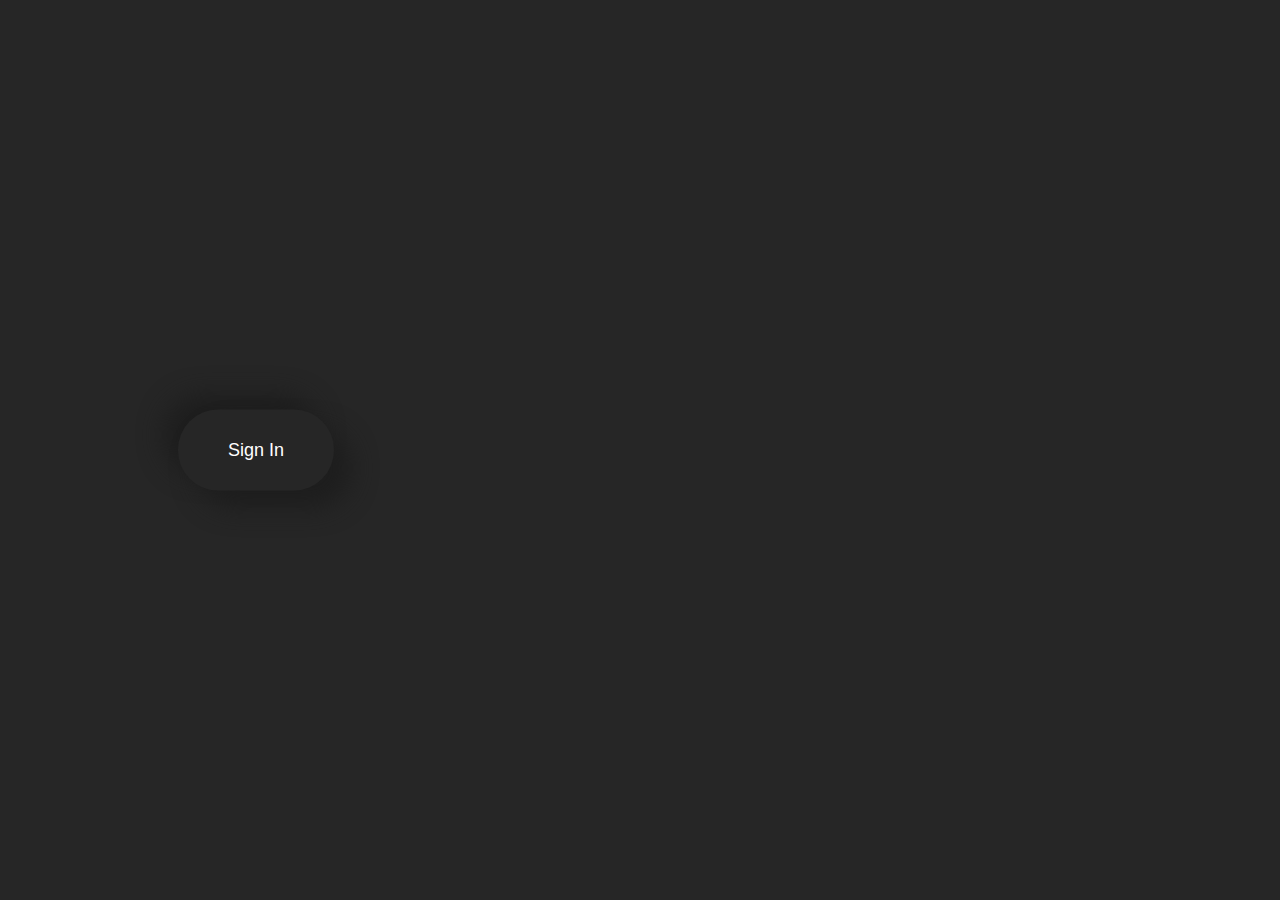
<file: login.html>
<!DOCTYPE html>
<html>
<head>
  <!-- Design by foolishdeveloper.com -->
<meta name="viewport" content="width=device-width, initial-scale=1">
<style>
 @import url('https://fonts.googleapis.com/css2?family=Raleway:wght@400&display=swap');

 body {
  background: #262626;
  font-family: raleway;
  color: white;
  margin: 0;
}

.popup .content {
 position: absolute;
 top: 50%;
 left: 50%;
 transform: translate(-50%,-150%) scale(0);
 width: 300px;
 height: 450px;
 z-index: 2;
 text-align: center;
 padding: 20px;
 border-radius: 20px;
 background: #262626;
 box-shadow:  38px 38px 56px #1e1e1e, 
             -25px -25px 38px #1e1e1e;
 z-index: 1;
}

.popup .close-btn {
 position: absolute;
 right: 20px;
 top: 20px;
 width: 30px;
 height: 30px;
 color: white;
 font-size: 30px;
 border-radius: 50%;
 padding: 2px 5px 7px 5px;
 background: #292929;
 box-shadow:  5px 5px 15px #1e1e1e, 
             -5px -5px 15px #1e1e1e;
 }

.popup.active .content {
transition: all 300ms ease-in-out;
transform: translate(-50%,-50%) scale(1);
}

h1 {
 text-align: center;
 font-size: 32px;
 font-weight: 600;
 padding-top: 20px;
 padding-bottom: 10px;
}

a {
 font-weight: 600;
 color: white;
}

.input-field .validate {
padding: 20px;
font-size: 16px;
border-radius: 10px;
border: none;
margin-bottom: 15px;
color: #bfc0c0;
background: #262626;
box-shadow: inset 5px 5px 5px #232323, 
            inset -5px -5px 5px #292929;
outline: none;
}

.first-button {
color: white;
font-size: 18px;
font-weight: 500;
padding: 30px 50px;
border-radius: 40px;
border: none;
position: absolute;
top: 50%;
left: 20%;
transform: translate(-50%, -50%);
background: #262626;
box-shadow:  18px 18px 25px #1e1e1e, 
             -15px -15px 25px #1e1e1e;
transition: box-shadow .35s ease !important;
outline: none;
}

.first-button:active {  
background: linear-gradient(145deg, #222222, #292929);
box-shadow:  5px 5px 10px #262626, 
             -5px -5px 10px #262626;
border: none;
}

.second-button {
color: white;
font-size: 18px;
font-weight: 500;
margin-top: 20px;
padding: 20px 30px;
border-radius: 40px;
border: none;
background: #262626;
box-shadow:  8px 8px 15px #202020, 
             -8px -8px 15px #2c2c2c;
transition: box-shadow .35s ease !important;
outline: none;
}

.second-button:active{
background: linear-gradient(145deg,#222222, #292929);
box-shadow: 5px 5px 10px #262626, -5px -5px 10px #262626;
border: none;
outline: none;
}
p{
color: #bfc0c0;
padding: 20px;
}

</style>
</head>
<body>
 <div class="popup" id="popup-1">
   <div class="content">
    <div class="close-btn" onclick="togglePopup()">
     ×</div>
     
<h1>Sign in</h1> 
  <div class="input-field"><input placeholder="Email" class="validate"></div>
  <div class="input-field"><input placeholder="Password" class="validate"></div>
    <button class="second-button">Sign in</button>
    <p>Don't have an account? <a href="/signup.html">Sign Up</a></p>
      
     
   </div>
  </div>
  <button onclick="togglePopup()" class="first-button">Sign In</button>
<script>
 function togglePopup() {
 document.getElementById("popup-1")
  .classList.toggle("active");
}
</script>

</body>
</html>
</file>
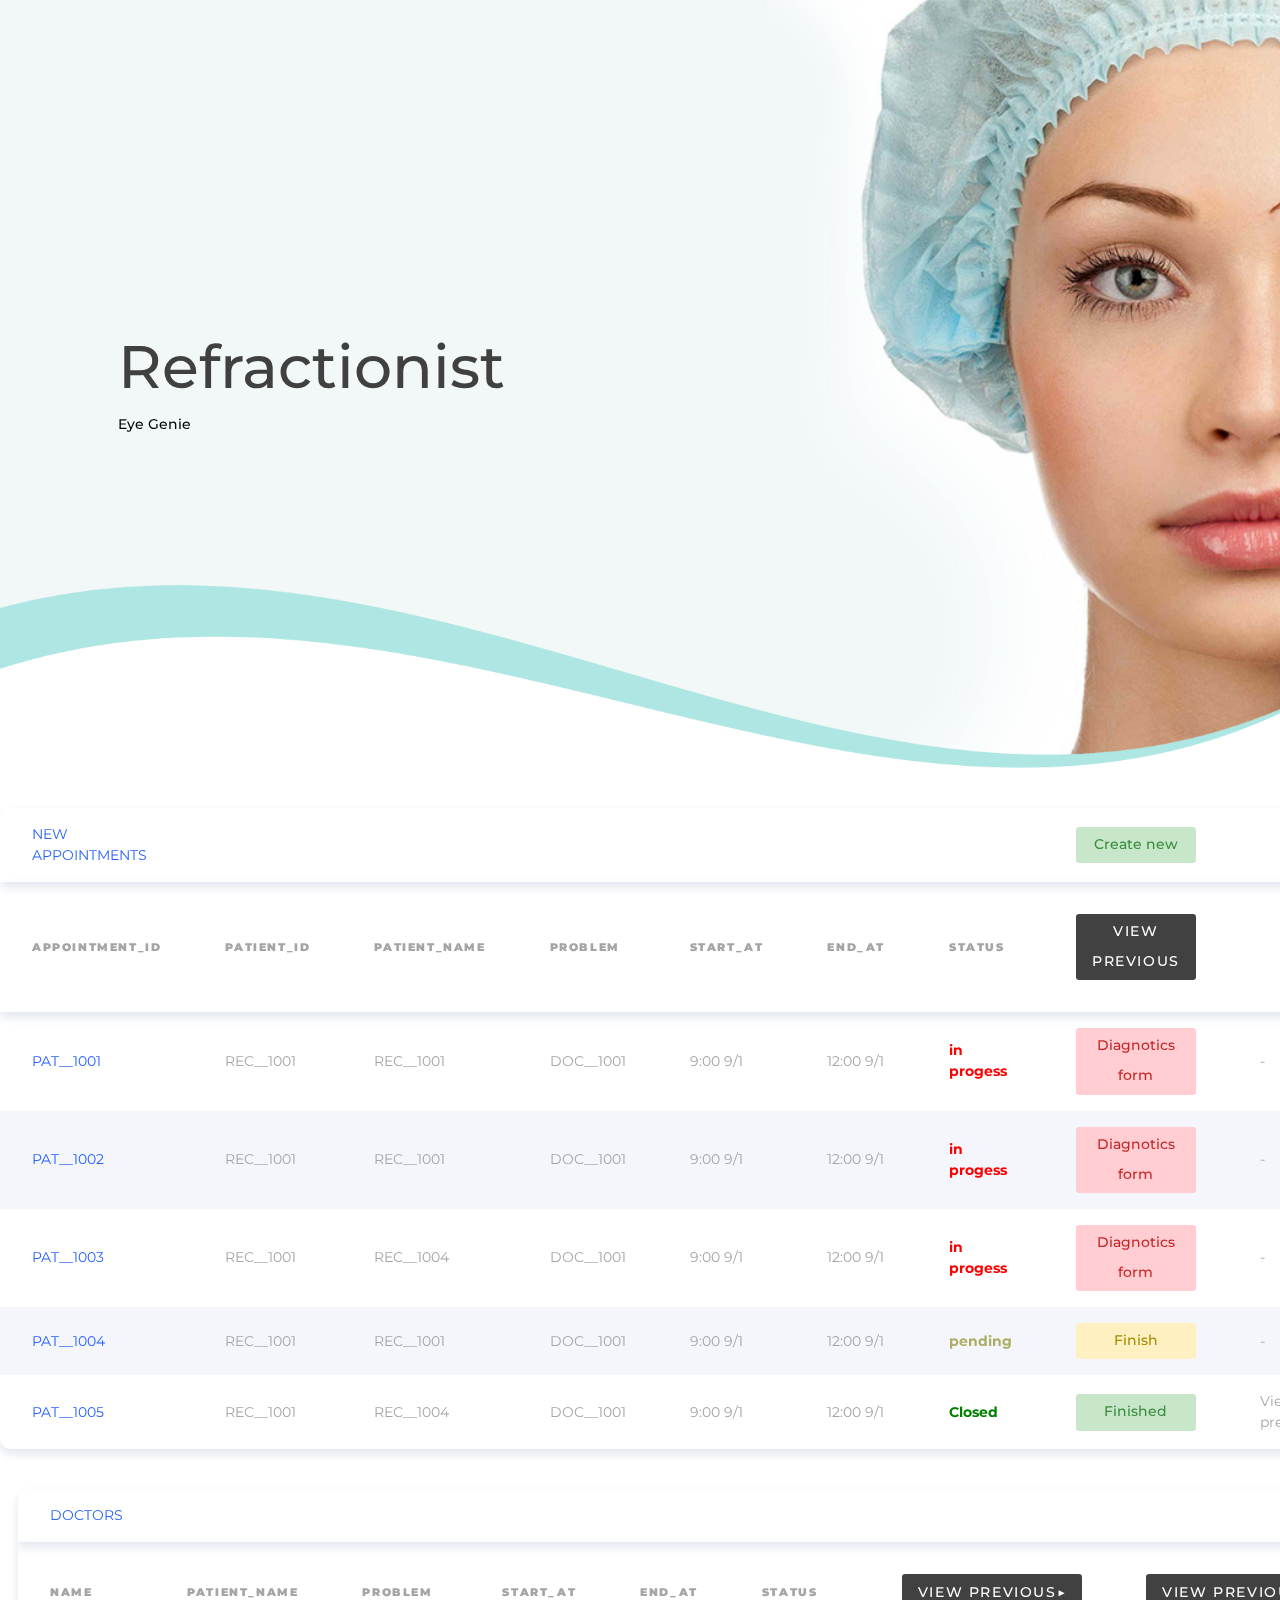
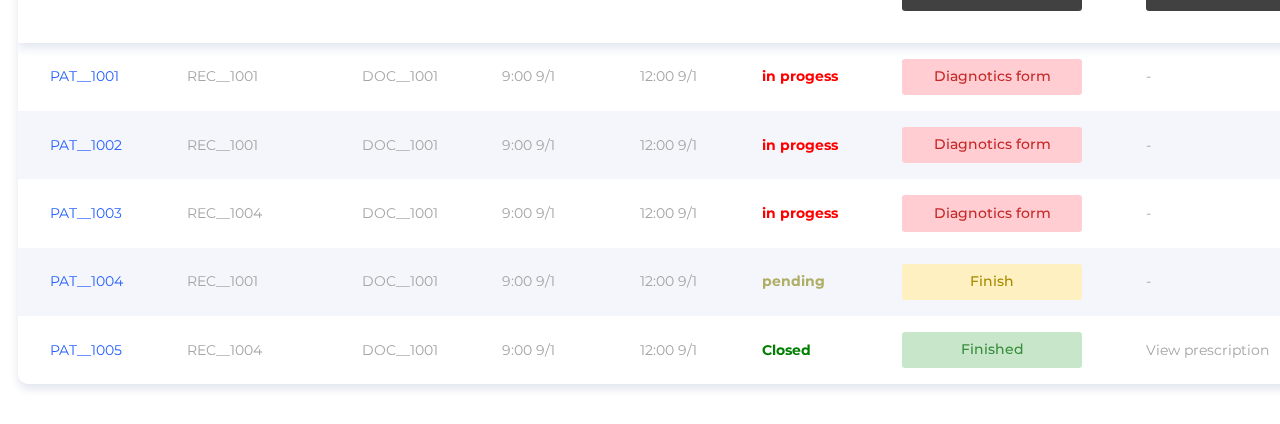
<file: refractionist_main.html>
<!DOCTYPE html>
<html lang="en">
<head>
<title>Refractionist</title>
<meta charset="utf-8">
<meta http-equiv="X-UA-Compatible" content="IE=edge">
<meta name="description" content="Dr PRO template project">
<meta name="viewport" content="width=device-width, initial-scale=1">
<link rel="stylesheet" type="text/css" href="styles/bootstrap-4.1.2/bootstrap.min.css">
<link href="plugins/font-awesome-4.7.0/css/font-awesome.min.css" rel="stylesheet" type="text/css">
<link rel="stylesheet" type="text/css" href="styles/table.css">
<link rel="stylesheet" type="text/css" href="styles/blog.css">
<link rel="stylesheet" type="text/css" href="styles/blog_responsive.css">
<link rel="stylesheet" type="text/css" href="styles/main_styles.css">
</head>
<body>

	<div class="table_column1">
<div class="super_container">
	
	<!-- Header -->
	<!-- Home -->

	<div class="home d-flex flex-column align-items-start justify-content-end">
		<div class="parallax_background parallax-window" data-parallax="scroll" data-image-src="images/about.jpg" data-speed="0.8"></div>
		<div class="home_overlay"><img src="images/home_overlay.png" alt=""></div>
		<div class="home_container">
			<div class="container">
				<div class="row">
					<div class="col">
						<div class="home_content">
							<div class="home_title">Refractionist</div>
							<div class="home_text">Eye Genie</div>
						</div>
					</div>
				</div>
			</div>
		</div>
	</div>



    <div class="gap_"></div>
    <div id="openModal-about" class="modalDialog">
 
        <a href="#close" title="Close" class="close">X</a>
        <div class="col-lg-6 intro_col">
          <div class="intro_form_container">
            <div class="intro_form_title">DIAGNOSIS</div>
            <form action="#" class="intro_form" id="intro_form">
              <div class="d-flex flex-row align-items-start justify-content-between flex-wrap">
                <input type="text" class="intro_input" placeholder="visualAcuityLE" required="required">
                <input type="email" class="intro_input" placeholder="VisualAcuityRE" required="required">
                <input type="tel" class="intro_input" placeholder="LeftEyeiOP" required="required">
                <select class="intro_select intro_input" required>
                  <option disabled="" selected="" value="">LeftEyeiOP</option>
                  <option>Speciality 1</option>
                  <option>Speciality 2</option>
                  <option>Speciality 3</option>
                  <option>Speciality 4</option>
                  <option>Speciality 5</option>
                </select>
                <select class="intro_select intro_input" required="required">
                    <option disabled="" selected="" value="">RightEyeIOP</option>
                    <option>Doctor 1</option>
                    <option>Doctor 2</option>
                    <option>Doctor 3</option>
                    <option>Doctor 4</option>
                    <option>Doctor 5</option>
                  </select>
                  <input type="tel" class="intro_input" placeholder="SphereSPHLE" required="required">
                  <input type="tel" class="intro_input" placeholder="CylinderCYLLE" required="required">
                  <input type="tel" class="intro_input" placeholder="AxisLE" required="required">
                  <input type="tel" class="intro_input" placeholder="SphereSphRe" required="required">
                  <input type="tel" class="intro_input" placeholder="CylinderCylRe" required="required">
                  <input type="tel" class="intro_input" placeholder="AXISRe" required="required">
                  <input type="tel" class="intro_input" placeholder="BestCorrectedVisualAcuityBcvaLeft Eye" required="required">
                  <input type="tel" class="intro_input" placeholder="BestCorrectedVisualAcuityBcvaRightEye" required="required">
                  
              </div>
              <button class="button button_1 intro_button trans_200">Add to druglist</button>
            </form>
          </div>
        </div>
      </div>
    <table id="table_">
        <thead>
        <tr>
            <td><a href="#">NEW APPOINTMENTS</a></td>
            <td></td>
            <td></td>
            <td></td>
            <td></td>
            <td></td>
            <td></td>
            <td class="amount">
                <a href="#openModal-about"><p class="status status-paid">Create new</p></a></td>
            <td class="amount">
          </tr>
        </thead>
        <thead>
          <tr>
            <th>APPOINTMENT_id</th>
            <th>Patient_ID</th>
            <th>PATIENT_NAME</th>
            <th>PROBLEM</th>
            <th>Start_at</th>
            <th>End_at</th>
            <th>status</th>
            <th class="amount">
                <p class="status status-other">View previous</p></th>
          </tr>
        </thead>
        <tbody>
          <tr>
            <td><a href="#">PAT__1001</a></td>
            <td>REC__1001</td>
            <td>REC__1001</td>
            <td>DOC__1001</td>
            <td>9:00 9/1</td>
            <td>12:00 9/1</td>
            <td class = "status_progress">in progess</td>
            <td class="amount">
                <a href="#openModal-about"><p class="status status-unpaid">Diagnotics form</p></a></td>
                <td>-</td>
          </tr>
          <tr>
            <td><a href="#">PAT__1002</a></td>
            <td>REC__1001</td>
            <td>REC__1001</td>
            <td>DOC__1001</td>
            <td>9:00 9/1</td>
            <td>12:00 9/1</td>
            <td class = "status_progress">in progess</td>
            <td class="amount">
                <p class="status status-unpaid">Diagnotics form</p></td>
                <td>-</td>
          </tr>
          <tr>
            <td><a href="#">PAT__1003</a></td>
            <td>REC__1001</td>
            <td>REC__1004</td>
            <td>DOC__1001</td>
            <td>9:00 9/1</td>
            <td>12:00 9/1</td>
            <td class = "status_progress">in progess</td>
            <td class="amount">
                <p class="status status-unpaid">Diagnotics form</p></td>
                <td>-</td>
          </tr>
          <tr>
            <td><a href="#">PAT__1004</a></td>
            <td>REC__1001</td>
            <td>REC__1001</td>
            <td>DOC__1001</td>
            <td>9:00 9/1</td>
            <td>12:00 9/1</td>
            <td class = "status_pending">pending</td>
            <td class="amount">
                <p class="status status-edit">Finish</p></td>
                <td>-</td>
          </tr>
          <tr>
            <td><a href="#">PAT__1005</a></td>
            <td>REC__1001</td>
            <td>REC__1004</td>
            <td>DOC__1001</td>
            <td>9:00 9/1</td>
            <td>12:00 9/1</td>
            <td class = "status_closed">Closed</td>
            <td class="amount">
                <p class="status status-paid">Finished</p></td>
                
          <td>View prescription</td>
          </tr>
        </tbody>
      </table>
      
<div class="gap_"></div>
<table id="table_">
    <thead>
    <tr>
        <td><a href="#">DOCTORS</a></td>
        <td></td>
        <td></td>
        <td></td>
        <td class="amount">
      </tr>
    </thead>
    <thead>
      <tr>
        <th>name</th>
        <th>PATIENT_NAME</th>
        <th>PROBLEM</th>
        <th>Start_at</th>
        <th>End_at</th>
        <th>status</th>
        <th class="amount">
            <p class="status status-other">View previous▶</p></th>
            <th class="amount">
                <p class="status status-other">View previous▶</p></th>
      </tr>
    </thead>
    <tbody>
      <tr>
        <td><a href="#">PAT__1001</a></td>
        <td>REC__1001</td>
        <td>DOC__1001</td>
        <td>9:00 9/1</td>
        <td>12:00 9/1</td>
        <td class = "status_progress">in progess</td>
        <td class="amount">
            <a href="#openModal-about"><p class="status status-unpaid">Diagnotics form</p></a></td>
            <td>-</td>
      </tr>
      <tr>
        <td><a href="#">PAT__1002</a></td>
        <td>REC__1001</td>
        <td>DOC__1001</td>
        <td>9:00 9/1</td>
        <td>12:00 9/1</td>
        <td class = "status_progress">in progess</td>
        <td class="amount">
            <p class="status status-unpaid">Diagnotics form</p></td>
            <td>-</td>
      </tr>
      <tr>
        <td><a href="#">PAT__1003</a></td>
        <td>REC__1004</td>
        <td>DOC__1001</td>
        <td>9:00 9/1</td>
        <td>12:00 9/1</td>
        <td class = "status_progress">in progess</td>
        <td class="amount">
            <p class="status status-unpaid">Diagnotics form</p></td>
            <td>-</td>
      </tr>
      <tr>
        <td><a href="#">PAT__1004</a></td>
        <td>REC__1001</td>
        <td>DOC__1001</td>
        <td>9:00 9/1</td>
        <td>12:00 9/1</td>
        <td class = "status_pending">pending</td>
        <td class="amount">
            <p class="status status-edit">Finish</p></td>
            <td>-</td>
      </tr>
      <tr>
        <td><a href="#">PAT__1005</a></td>
        <td>REC__1004</td>
        <td>DOC__1001</td>
        <td>9:00 9/1</td>
        <td>12:00 9/1</td>
        <td class = "status_closed">Closed</td>
        <td class="amount">
            <p class="status status-paid">Finished</p></td>
            
      <td>View prescription</td>
      </tr>
    </tbody>
  </table>
  
<div class="gap_"></div>
</div>
</div>
<script src="js/jquery-3.2.1.min.js"></script>
<script src="styles/bootstrap-4.1.2/popper.js"></script>
<script src="styles/bootstrap-4.1.2/bootstrap.min.js"></script>
<script src="plugins/greensock/TweenMax.min.js"></script>
<script src="plugins/greensock/TimelineMax.min.js"></script>
<script src="plugins/scrollmagic/ScrollMagic.min.js"></script>
<script src="plugins/greensock/animation.gsap.min.js"></script>
<script src="plugins/greensock/ScrollToPlugin.min.js"></script>
<script src="plugins/easing/easing.js"></script>
<script src="plugins/parallax-js-master/parallax.min.js"></script>
<script src="js/blog.js"></script>

<!-- Global site tag (gtag.js) - Google Analytics -->
<script async src="https://www.googletagmanager.com/gtag/js?id=UA-23581568-13"></script>
<script>
  window.dataLayer = window.dataLayer || [];
  function gtag(){dataLayer.push(arguments);}
  gtag('js', new Date());

  gtag('config', 'UA-23581568-13');
</script>

</body>
</html>
</file>
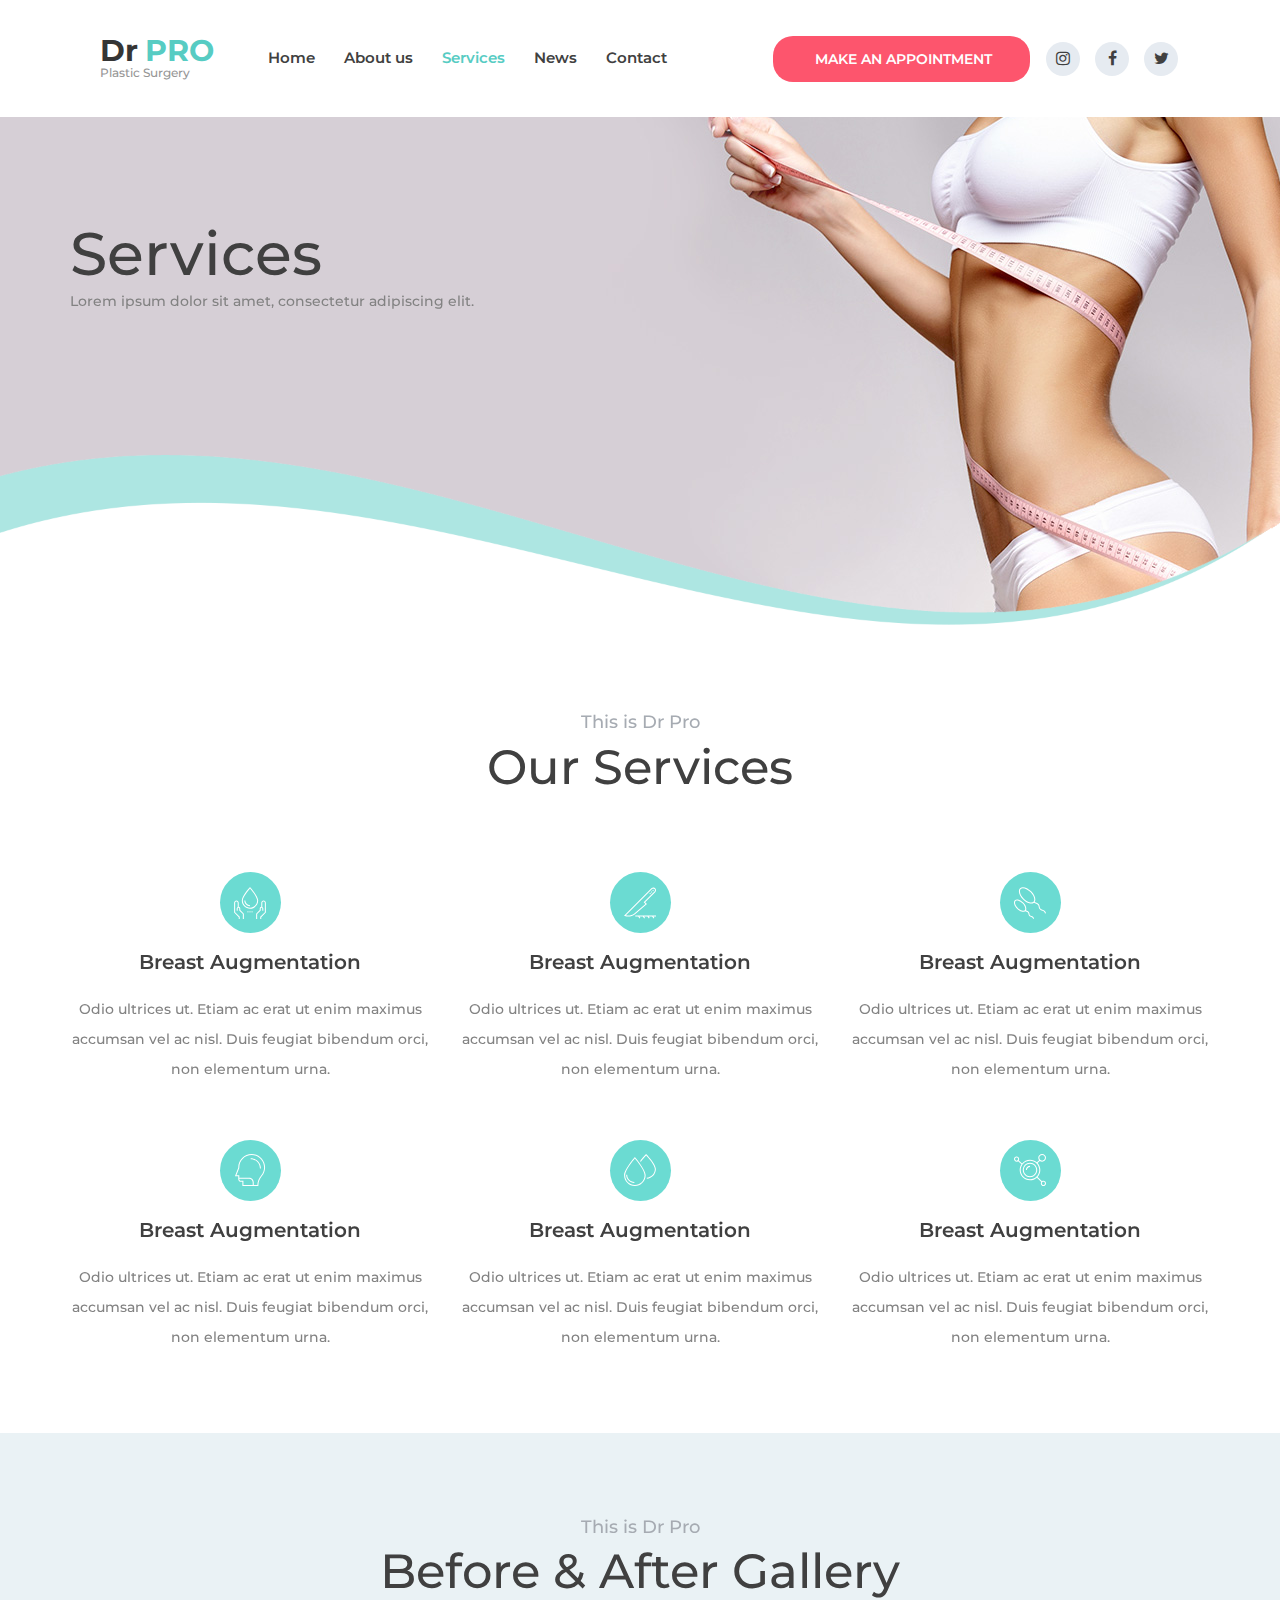
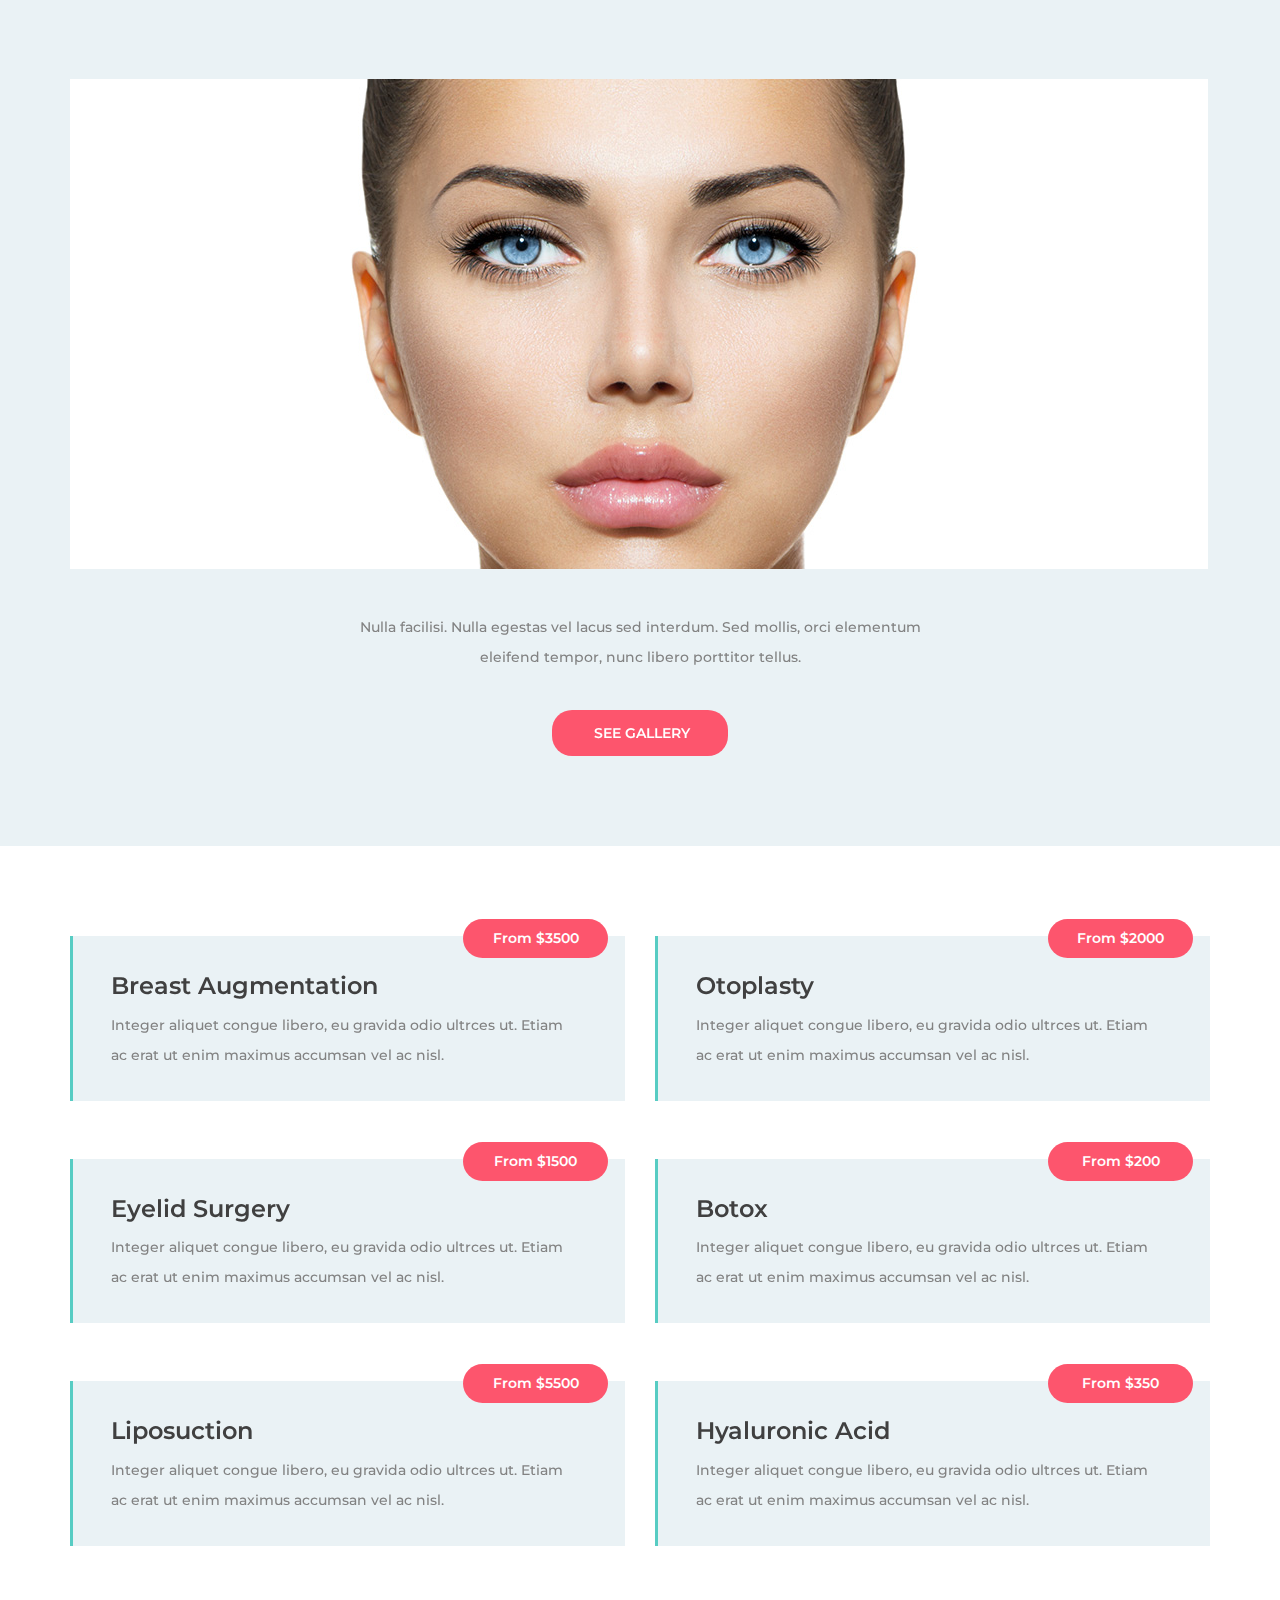
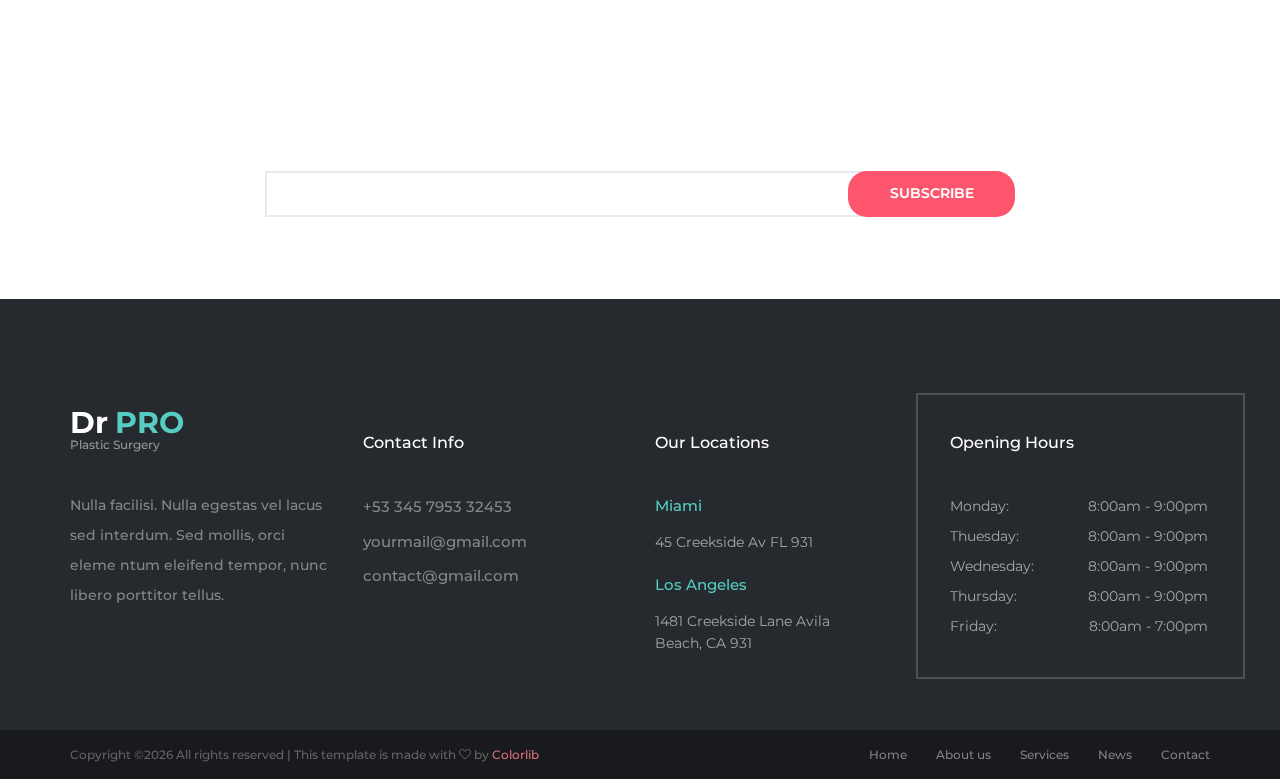
<file: services.html>
<!DOCTYPE html>
<html lang="en">
<head>
<title>Services</title>
<meta charset="utf-8">
<meta http-equiv="X-UA-Compatible" content="IE=edge">
<meta name="description" content="Dr PRO template project">
<meta name="viewport" content="width=device-width, initial-scale=1">
<link rel="stylesheet" type="text/css" href="styles/bootstrap-4.1.2/bootstrap.min.css">
<link href="plugins/font-awesome-4.7.0/css/font-awesome.min.css" rel="stylesheet" type="text/css">
<link rel="stylesheet" type="text/css" href="plugins/OwlCarousel2-2.2.1/owl.carousel.css">
<link rel="stylesheet" type="text/css" href="plugins/OwlCarousel2-2.2.1/owl.theme.default.css">
<link rel="stylesheet" type="text/css" href="plugins/OwlCarousel2-2.2.1/animate.css">
<link rel="stylesheet" type="text/css" href="plugins/image-comparison-slider-master/style.css">
<link rel="stylesheet" type="text/css" href="styles/services.css">
<link rel="stylesheet" type="text/css" href="styles/services_responsive.css">
</head>
<body>

<div class="super_container">
	
	<!-- Header -->

	<header class="header trans_400">
		<div class="header_content d-flex flex-row align-items-center jusity-content-start trans_400">

			<!-- Logo -->
			<div class="logo">
				<a href="#">
					<div>Dr<span>PRO</span></div>
					<div>Plastic Surgery</div>
				</a>
			</div>

			<!-- Main Navigation -->
			<nav class="main_nav">
				<ul class="d-flex flex-row align-items-center justify-content-start">
					<li><a href="index.html">Home</a></li>
					<li><a href="about.html">About us</a></li>
					<li class="active"><a href="services.html">Services</a></li>
					<li><a href="blog.html">News</a></li>
					<li><a href="contact.html">Contact</a></li>
				</ul>
			</nav>
			<div class="header_extra d-flex flex-row align-items-center justify-content-end ml-auto">
				
				<!-- Work Hourse -->
				<div class="work_hours">Mo - Sat: 8:00am - 9:00pm</div>

				<!-- Header Phone -->
				<div class="header_phone">+34 586 778 8892</div>

				<!-- Appointment Button -->
				<div class="button button_1 header_button"><a href="#">Make an Appointment</a></div>

				<!-- Header Social -->
				<div class="social header_social">
					<ul class="d-flex flex-row align-items-center justify-content-start">
						<li><a href="#"><i class="fa fa-instagram" aria-hidden="true"></i></a></li>
						<li><a href="#"><i class="fa fa-facebook" aria-hidden="true"></i></a></li>
						<li><a href="#"><i class="fa fa-twitter" aria-hidden="true"></i></a></li>
					</ul>
				</div>

				<!-- Hamburger -->
				<div class="hamburger"><i class="fa fa-bars" aria-hidden="true"></i></div>
			</div>
		</div>
	</header>

	<!-- Menu -->

	<div class="menu_overlay trans_400"></div>
	<div class="menu trans_400">
		<div class="menu_close_container"><div class="menu_close"><div></div><div></div></div></div>
		<nav class="menu_nav">
			<ul>
				<li><a href="index.html">Home</a></li>
				<li><a href="about.html">About us</a></li>
				<li><a href="services.html">Services</a></li>
				<li><a href="blog.html">News</a></li>
				<li><a href="contact.html">Contact</a></li>
			</ul>
		</nav>
		<div class="menu_extra">
			<div class="menu_link">Mo - Sat: 8:00am - 9:00pm</div>
			<div class="menu_link">+34 586 778 8892</div>
			<div class="menu_link"><a href="#">Make an appointment</a></div>
		</div>
		<div class="social menu_social">
			<ul class="d-flex flex-row align-items-center justify-content-start">
				<li><a href="#"><i class="fa fa-instagram" aria-hidden="true"></i></a></li>
				<li><a href="#"><i class="fa fa-facebook" aria-hidden="true"></i></a></li>
				<li><a href="#"><i class="fa fa-twitter" aria-hidden="true"></i></a></li>
			</ul>
		</div>
	</div>

	<!-- Home -->

	<div class="home d-flex flex-column align-items-start justify-content-end">
		<div class="parallax_background parallax-window" data-parallax="scroll" data-image-src="images/services.jpg" data-speed="0.8"></div>
		<div class="home_overlay"><img src="images/home_overlay.png" alt=""></div>
		<div class="home_container">
			<div class="container">
				<div class="row">
					<div class="col">
						<div class="home_content">
							<div class="home_title">Services</div>
							<div class="home_text">Lorem ipsum dolor sit amet, consectetur adipiscing elit.</div>
						</div>
					</div>
				</div>
			</div>
		</div>
	</div>

	<!-- Services -->

	<div class="services">
		<div class="container">
			<div class="row">
				<div class="col text-center">
					<div class="section_title_container">
						<div class="section_subtitle">This is Dr Pro</div>
						<div class="section_title"><h2>Our Services</h2></div>
					</div>
				</div>
			</div>
			<div class="row services_row">
				
				<!-- Service -->
				<div class="col-xl-4 col-md-6 service_col">
					<div class="service text-center">
						<div class="service">
							<div class="icon_container d-flex flex-column align-items-center justify-content-center ml-auto mr-auto">
								<div class="icon"><img src="images/icon_4.svg" alt="https://www.flaticon.com/authors/prosymbols"></div>
							</div>
							<div class="service_title">Breast Augmentation</div>
							<div class="service_text">
								<p>Odio ultrices ut. Etiam ac erat ut enim maximus accumsan vel ac nisl. Duis feugiat bibendum orci, non elementum urna.</p>
							</div>
						</div>
					</div>
				</div>

				<!-- Service -->
				<div class="col-xl-4 col-md-6 service_col">
					<div class="service text-center">
						<div class="service">
							<div class="icon_container d-flex flex-column align-items-center justify-content-center ml-auto mr-auto">
								<div class="icon"><img src="images/icon_5.svg" alt="https://www.flaticon.com/authors/prosymbols"></div>
							</div>
							<div class="service_title">Breast Augmentation</div>
							<div class="service_text">
								<p>Odio ultrices ut. Etiam ac erat ut enim maximus accumsan vel ac nisl. Duis feugiat bibendum orci, non elementum urna.</p>
							</div>
						</div>
					</div>
				</div>

				<!-- Service -->
				<div class="col-xl-4 col-md-6 service_col">
					<div class="service text-center">
						<div class="service">
							<div class="icon_container d-flex flex-column align-items-center justify-content-center ml-auto mr-auto">
								<div class="icon"><img src="images/icon_6.svg" alt="https://www.flaticon.com/authors/prosymbols"></div>
							</div>
							<div class="service_title">Breast Augmentation</div>
							<div class="service_text">
								<p>Odio ultrices ut. Etiam ac erat ut enim maximus accumsan vel ac nisl. Duis feugiat bibendum orci, non elementum urna.</p>
							</div>
						</div>
					</div>
				</div>

				<!-- Service -->
				<div class="col-xl-4 col-md-6 service_col">
					<div class="service text-center">
						<div class="service">
							<div class="icon_container d-flex flex-column align-items-center justify-content-center ml-auto mr-auto">
								<div class="icon"><img src="images/icon_7.svg" alt="https://www.flaticon.com/authors/prosymbols"></div>
							</div>
							<div class="service_title">Breast Augmentation</div>
							<div class="service_text">
								<p>Odio ultrices ut. Etiam ac erat ut enim maximus accumsan vel ac nisl. Duis feugiat bibendum orci, non elementum urna.</p>
							</div>
						</div>
					</div>
				</div>

				<!-- Service -->
				<div class="col-xl-4 col-md-6 service_col">
					<div class="service text-center">
						<div class="service">
							<div class="icon_container d-flex flex-column align-items-center justify-content-center ml-auto mr-auto">
								<div class="icon"><img src="images/icon_8.svg" alt="https://www.flaticon.com/authors/prosymbols"></div>
							</div>
							<div class="service_title">Breast Augmentation</div>
							<div class="service_text">
								<p>Odio ultrices ut. Etiam ac erat ut enim maximus accumsan vel ac nisl. Duis feugiat bibendum orci, non elementum urna.</p>
							</div>
						</div>
					</div>
				</div>

				<!-- Service -->
				<div class="col-xl-4 col-md-6 service_col">
					<div class="service text-center">
						<div class="service">
							<div class="icon_container d-flex flex-column align-items-center justify-content-center ml-auto mr-auto">
								<div class="icon"><img src="images/icon_3.svg" alt="https://www.flaticon.com/authors/prosymbols"></div>
							</div>
							<div class="service_title">Breast Augmentation</div>
							<div class="service_text">
								<p>Odio ultrices ut. Etiam ac erat ut enim maximus accumsan vel ac nisl. Duis feugiat bibendum orci, non elementum urna.</p>
							</div>
						</div>
					</div>
				</div>

			</div>
		</div>
	</div>

	<!-- Before and After -->

	<div class="before_and_after">
		<div class="container">
			<div class="row">
				<div class="col">
					<div class="section_title_container text-center">
						<div class="section_subtitle">This is Dr Pro</div>
						<div class="section_title"><h2>Before & After Gallery</h2></div>
					</div>
				</div>
			</div>
			<div class="row before_and_after_row">
				<div class="col">
					<div class="ba_container">
						<figure class="cd-image-container">
							<img src="images/before.jpg" alt="Original Image">
							<span class="cd-image-label" data-type="original"></span>

							<div class="cd-resize-img">
								<img src="images/after.jpg" alt="Modified Image">
								<span class="cd-image-label" data-type="modified"></span>
							</div>

							<span class="cd-handle"></span>
						</figure>
					</div>
					<div class="ba_text text-center"><p>Nulla facilisi. Nulla egestas vel lacus sed interdum. Sed mollis, orci elementum eleifend tempor, nunc libero porttitor tellus.</p></div>
					<div class="ba_button_container text-center">
						<div class="button button_1 ba_button"><a href="#">see gallery</a></div>
					</div>
					
				</div>
			</div>
		</div>
	</div>

	<!-- Prices -->

	<div class="prices">
		<div class="container">
			<div class="row">
				
				<!-- Price -->
				<div class="col-lg-6 price_col">
					<div class="price">
						<div class="price_title">Breast Augmentation</div>
						<div class="price_text">
							<p>Integer aliquet congue libero, eu gravida odio ultrces ut. Etiam ac erat ut enim maximus accumsan vel ac nisl.</p>
						</div>
						<div class="price_panel">From $3500</div>
					</div>
				</div>

				<!-- Price -->
				<div class="col-lg-6 price_col">
					<div class="price">
						<div class="price_title">Otoplasty</div>
						<div class="price_text">
							<p>Integer aliquet congue libero, eu gravida odio ultrces ut. Etiam ac erat ut enim maximus accumsan vel ac nisl.</p>
						</div>
						<div class="price_panel">From $2000</div>
					</div>
				</div>

				<!-- Price -->
				<div class="col-lg-6 price_col">
					<div class="price">
						<div class="price_title">Eyelid Surgery</div>
						<div class="price_text">
							<p>Integer aliquet congue libero, eu gravida odio ultrces ut. Etiam ac erat ut enim maximus accumsan vel ac nisl.</p>
						</div>
						<div class="price_panel">From $1500</div>
					</div>
				</div>

				<!-- Price -->
				<div class="col-lg-6 price_col">
					<div class="price">
						<div class="price_title">Botox</div>
						<div class="price_text">
							<p>Integer aliquet congue libero, eu gravida odio ultrces ut. Etiam ac erat ut enim maximus accumsan vel ac nisl.</p>
						</div>
						<div class="price_panel">From $200</div>
					</div>
				</div>

				<!-- Price -->
				<div class="col-lg-6 price_col">
					<div class="price">
						<div class="price_title">Liposuction</div>
						<div class="price_text">
							<p>Integer aliquet congue libero, eu gravida odio ultrces ut. Etiam ac erat ut enim maximus accumsan vel ac nisl.</p>
						</div>
						<div class="price_panel">From $5500</div>
					</div>
				</div>

				<!-- Price -->
				<div class="col-lg-6 price_col">
					<div class="price">
						<div class="price_title">Hyaluronic Acid</div>
						<div class="price_text">
							<p>Integer aliquet congue libero, eu gravida odio ultrces ut. Etiam ac erat ut enim maximus accumsan vel ac nisl.</p>
						</div>
						<div class="price_panel">From $350</div>
					</div>
				</div>

			</div>
		</div>
	</div>

	<!-- Newsletter -->

	<div class="newsletter">
		<div class="parallax_background parallax-window" data-parallax="scroll" data-image-src="images/newsletter.jpg" data-speed="0.8"></div>
		<div class="container">
			<div class="row">
				<div class="col text-center">
					<div class="newsletter_title">Subscribe to our newsletter</div>
				</div>
			</div>
			<div class="row newsletter_row">
				<div class="col-lg-8 offset-lg-2">
					<div class="newsletter_form_container">
						<form action="#" id="newsleter_form" class="newsletter_form">
							<input type="email" class="newsletter_input" placeholder="Your E-mail" required="required">
							<button class="newsletter_button">subscribe</button>
						</form>
					</div>
				</div>
			</div>
		</div>
	</div>

	<!-- Footer -->

	<footer class="footer">
		<div class="footer_content">
			<div class="container">
				<div class="row">

					<!-- Footer About -->
					<div class="col-lg-3 footer_col">
						<div class="footer_about">
							<div class="footer_logo">
								<a href="#">
									<div>Dr<span>PRO</span></div>
									<div>Plastic Surgery</div>
								</a>
							</div>
							<div class="footer_about_text">
								<p>Nulla facilisi. Nulla egestas vel lacus sed interdum. Sed mollis, orci eleme ntum eleifend tempor, nunc libero porttitor tellus.</p>
							</div>
						</div>
					</div>

					<!-- Footer Contact Info -->
					<div class="col-lg-3 footer_col">
						<div class="footer_contact">
							<div class="footer_title">Contact Info</div>
							<ul class="contact_list">
								<li>+53 345 7953 32453</li>
								<li>yourmail@gmail.com</li>
								<li>contact@gmail.com</li>
							</ul>
						</div>
					</div>

					<!-- Footer Locations -->
					<div class="col-lg-3 footer_col">
						<div class="footer_location">
							<div class="footer_title">Our Locations</div>
							<ul class="locations_list">
								<li>
									<div class="location_title">Miami</div>
									<div class="location_text">45 Creekside Av  FL 931</div>
								</li>
								<li>
									<div class="location_title">Los Angeles</div>
									<div class="location_text">1481 Creekside Lane Avila Beach, CA 931</div>
								</li>
							</ul>
						</div>
					</div>

					<!-- Footer Opening Hours -->
					<div class="col-lg-3 footer_col">
						<div class="opening_hours">
							<div class="footer_title">Opening Hours</div>
							<ul class="opening_hours_list">
								<li class="d-flex flex-row align-items-start justify-content-start">
									<div>Monday:</div>
									<div class="ml-auto">8:00am - 9:00pm</div>
								</li>
								<li class="d-flex flex-row align-items-start justify-content-start">
									<div>Thuesday:</div>
									<div class="ml-auto">8:00am - 9:00pm</div>
								</li>
								<li class="d-flex flex-row align-items-start justify-content-start">
									<div>Wednesday:</div>
									<div class="ml-auto">8:00am - 9:00pm</div>
								</li>
								<li class="d-flex flex-row align-items-start justify-content-start">
									<div>Thursday:</div>
									<div class="ml-auto">8:00am - 9:00pm</div>
								</li>
								<li class="d-flex flex-row align-items-start justify-content-start">
									<div>Friday:</div>
									<div class="ml-auto">8:00am - 7:00pm</div>
								</li>
							</ul>
						</div>
					</div>

				</div>
			</div>
		</div>
		<div class="footer_bar">
			<div class="container">
				<div class="row">
					<div class="col">
						<div class="footer_bar_content  d-flex flex-md-row flex-column align-items-md-center justify-content-start">
							<div class="copyright"><!-- Link back to Colorlib can't be removed. Template is licensed under CC BY 3.0. -->
Copyright &copy;<script>document.write(new Date().getFullYear());</script> All rights reserved | This template is made with <i class="fa fa-heart-o" aria-hidden="true"></i> by <a href="https://colorlib.com" target="_blank">Colorlib</a>
<!-- Link back to Colorlib can't be removed. Template is licensed under CC BY 3.0. -->
</div>
							<nav class="footer_nav ml-md-auto">
								<ul class="d-flex flex-row align-items-center justify-content-start">
									<li><a href="index.html">Home</a></li>
									<li><a href="about.html">About us</a></li>
									<li><a href="services.html">Services</a></li>
									<li><a href="blog.html">News</a></li>
									<li><a href="contact.html">Contact</a></li>
								</ul>
							</nav>
						</div>
					</div>
				</div>
			</div>			
		</div>
	</footer>
</div>

<script src="js/jquery-3.2.1.min.js"></script>
<script src="styles/bootstrap-4.1.2/popper.js"></script>
<script src="styles/bootstrap-4.1.2/bootstrap.min.js"></script>
<script src="plugins/greensock/TweenMax.min.js"></script>
<script src="plugins/greensock/TimelineMax.min.js"></script>
<script src="plugins/scrollmagic/ScrollMagic.min.js"></script>
<script src="plugins/greensock/animation.gsap.min.js"></script>
<script src="plugins/greensock/ScrollToPlugin.min.js"></script>
<script src="plugins/OwlCarousel2-2.2.1/owl.carousel.js"></script>
<script src="plugins/easing/easing.js"></script>
<script src="plugins/parallax-js-master/parallax.min.js"></script>
<script src="plugins/image-comparison-slider-master/main.js"></script>
<script src="js/services.js"></script>

<!-- Global site tag (gtag.js) - Google Analytics -->
<script async src="https://www.googletagmanager.com/gtag/js?id=UA-23581568-13"></script>
<script>
  window.dataLayer = window.dataLayer || [];
  function gtag(){dataLayer.push(arguments);}
  gtag('js', new Date());

  gtag('config', 'UA-23581568-13');
</script>

</body>
</html>
</file>
<file: styles/main_styles.css>
@charset "utf-8";
/* CSS Document */

/******************************

[Table of Contents]

1. Fonts
2. Body and some general stuff
3. Header
4. Menu
5. Home
6. Intro
7. Why
8. CTA
9. Services
10. Extra
11. Newsletter
12. Footer


******************************/

/***********
1. Fonts
***********/

@import url('https://fonts.googleapis.com/css?family=Montserrat:400,500,600,700,800,900');

/*********************************
2. Body and some general stuff
*********************************/
html {

	scroll-behavior: smooth;
}
*
{
	margin: 0;
	padding: 0;
	-webkit-font-smoothing: antialiased;
	-webkit-text-shadow: rgba(0,0,0,.01) 0 0 1px;
	text-shadow: rgba(0,0,0,.01) 0 0 1px;
}
body
{
	font-family: 'Montserrat', sans-serif;
	font-size: 14px;
	font-weight: 400;
	background: #FFFFFF;
	color: #a5a5a5;
}
div
{
	display: block;
	position: relative;
	-webkit-box-sizing: border-box;
    -moz-box-sizing: border-box;
    box-sizing: border-box;
}
ul
{
	list-style: none;
	margin-bottom: 0px;
}
p
{
	font-family: 'Montserrat', sans-serif;
	font-size: 14px;
	line-height: 2.14;
	font-weight: 500;
	color: #828282;
	-webkit-font-smoothing: antialiased;
	-webkit-text-shadow: rgba(0,0,0,.01) 0 0 1px;
	text-shadow: rgba(0,0,0,.01) 0 0 1px;
}
p a
{
	display: inline;
	position: relative;
	color: inherit;
	border-bottom: solid 1px #ffa07f;
	-webkit-transition: all 200ms ease;
	-moz-transition: all 200ms ease;
	-ms-transition: all 200ms ease;
	-o-transition: all 200ms ease;
	transition: all 200ms ease;
}
p:last-of-type
{
	margin-bottom: 0;
}
a
{
	-webkit-transition: all 200ms ease;
	-moz-transition: all 200ms ease;
	-ms-transition: all 200ms ease;
	-o-transition: all 200ms ease;
	transition: all 200ms ease;
}
a, a:hover, a:visited, a:active, a:link
{
	text-decoration: none;
	-webkit-font-smoothing: antialiased;
	-webkit-text-shadow: rgba(0,0,0,.01) 0 0 1px;
	text-shadow: rgba(0,0,0,.01) 0 0 1px;
}
p a:active
{
	position: relative;
	color: #FF6347;
}
p a:hover
{
	color: #FFFFFF;
	background: #ffa07f;
}
p a:hover::after
{
	opacity: 0.2;
}
::selection
{
	background: rgba(87,204,195,0.75);
	color: #FFFFFF;
}
p::selection
{
	
}
h1{font-size: 60px;}
h2{font-size: 48px;}
h3{font-size: 36px;}
h4{font-size: 24px;}
h5{font-size: 18px;}
h1, h2, h3, h4, h5, h6
{
	font-family: 'Montserrat', sans-serif;
	-webkit-font-smoothing: antialiased;
	-webkit-text-shadow: rgba(0,0,0,.01) 0 0 1px;
	text-shadow: rgba(0,0,0,.01) 0 0 1px;
	line-height: 1.2;
	color: #404040;
}
h1::selection, 
h2::selection, 
h3::selection, 
h4::selection, 
h5::selection, 
h6::selection
{
	
}
.form-control
{
	color: #db5246;
}
section
{
	display: block;
	position: relative;
	box-sizing: border-box;
}
.clear
{
	clear: both;
}
.clearfix::before, .clearfix::after
{
	content: "";
	display: table;
}
.clearfix::after
{
	clear: both;
}
.clearfix
{
	zoom: 1;
}
.float_left
{
	float: left;
}
.float_right
{
	float: right;
}
.trans_200
{
	-webkit-transition: all 200ms ease;
	-moz-transition: all 200ms ease;
	-ms-transition: all 200ms ease;
	-o-transition: all 200ms ease;
	transition: all 200ms ease;
}
.trans_300
{
	-webkit-transition: all 300ms ease;
	-moz-transition: all 300ms ease;
	-ms-transition: all 300ms ease;
	-o-transition: all 300ms ease;
	transition: all 300ms ease;
}
.trans_400
{
	-webkit-transition: all 400ms ease;
	-moz-transition: all 400ms ease;
	-ms-transition: all 400ms ease;
	-o-transition: all 400ms ease;
	transition: all 400ms ease;
}
.trans_500
{
	-webkit-transition: all 500ms ease;
	-moz-transition: all 500ms ease;
	-ms-transition: all 500ms ease;
	-o-transition: all 500ms ease;
	transition: all 500ms ease;
}
.fill_height
{
	height: 100%;
}
.signup_container{
	height: 100%;
	overflow: hidden;
	background-color: #ffffff;
}
.super_container
{
	width: 100%;
	overflow: hidden;
}
.prlx_parent
{
	overflow: hidden;
}
.prlx
{
	height: 130% !important;
}
.parallax-window
{
    min-height: 400px;
    background: transparent;
}
.parallax_background
{
	position: absolute;
	top: 0;
	left: 0;
	width: 100%;
	height: 100%;
}
.background_image
{
	position: absolute;
	top: 0;
	left: 0;
	width: 100%;
	height: 100%;
	background-repeat: no-repeat;
	background-size: cover;
	background-position: center center;
}
.nopadding
{
	padding: 0px !important;
}
.button
{
	height: 46px;
	border-radius: 20px;
}
.button a
{
	display: block;
	padding-left: 40px;
	padding-right: 36px;
	line-height: 42px;
	font-size: 14px;
	text-transform: uppercase;
	font-weight: 600;
}
.button_1
{
	background: #fd556d;
	border: solid 2px transparent;
}
.button_1 a
{
	color: #FFFFFF;
}
.button_1:hover
{
	background: transparent;
	border: solid 2px #fd556d;
}
.button_1:hover a
{
	color: #fd556d;
}
.button_2
{
	background: transparent;
	border: solid 2px #57ccc3;
}
.button_2 a
{
	color: #57ccc3;
}
.button_2:hover
{
	background: #57ccc3;
}
.button_2:hover a
{
	color: #FFFFFF;
}
.section_subtitle
{
	font-size: 18px;
	font-weight: 500;
	color: #a6abb2;
	line-height: 0.75;
}
.section_title
{
	margin-top: 9px;
}
.intro_text
{
	margin-top: 32px;
}

/*********************************
3. Header
*********************************/

.header
{
	position: fixed;
	top: 0;
	left: 0;
	width: 100vw;
	z-index: 100;
	background: #FFFFFF;
}
.header_content
{
	width: 100%;
	height: 117px;
	padding-left: 100px;
	padding-right: 102px;
}
.header.scrolled .header_content
{
	height: 75px;
	box-shadow: 0px 5px 15px rgba(87,204,195,0.15);
}
.logo a > div:first-child
{
	font-size: 30px;
	font-weight: 700;
	line-height: 0.75;
	color: #353535;
}
.logo a > div:first-child span
{
	color: #57ccc3;
	margin-left: 7px;
}
.logo a > div:last-child
{
	font-size: 12px;
	color: #969696;
	font-weight: 500;
	line-height: 0.75;
	margin-top: 6px;
}
.main_nav
{
	margin-left: 226px;
}
.main_nav ul li a
{
	font-size: 15px;
	font-weight: 600;
	color: #404040;
	white-space: nowrap;
}
.main_nav ul li a:hover,
.main_nav ul li.active a
{
	color: #57ccc3;
}
.main_nav ul li:not(:last-child)
{
	margin-right: 33px;
}
.work_hours
{
	font-size: 15px;
	font-weight: 600;
	color: #404040;
	margin-right: 26px;
	white-space: nowrap;
}
.header_phone
{
	height: 46px;
	border-radius: 20px;
	background: #57ccc3;
	padding-left: 40px;
	padding-right: 36px;
	line-height: 46px;
	font-size: 14px;
	font-weight: 600;
	color: #FFFFFF;
	margin-right: 12px;
}
.header_phone::selection
{
	background: rgba(64,64,64,0.75);
}
.header_button
{
	margin-right: 16px;
}
.social ul li
{
	width: 34px;
	height: 34px;
	border-radius: 50%;
	background: #e6ebf1;
	-webkit-transition: all 200ms ease;
	-moz-transition: all 200ms ease;
	-ms-transition: all 200ms ease;
	-o-transition: all 200ms ease;
	transition: all 200ms ease;
}
.social ul li:hover
{
	background: #57ccc3;
}
.social ul li:hover a i
{
	color: #FFFFFF;
}
.social ul li:not(:last-of-type)
{
	margin-right: 15px;
}
.social ul li a
{
	display: block;
	width: 100%;
	height: 100%;
	line-height: 34px;
	text-align: center;
}
.social ul li a i
{
	font-size: 16px;
	color: #404040;
	-webkit-transition: all 200ms ease;
	-moz-transition: all 200ms ease;
	-ms-transition: all 200ms ease;
	-o-transition: all 200ms ease;
	transition: all 200ms ease;
}
.hamburger
{
	display: none;
	cursor: pointer;
	border: solid 1px transparent;
	border-radius: 7px;
	-webkit-transition: all 200ms ease;
	-moz-transition: all 200ms ease;
	-ms-transition: all 200ms ease;
	-o-transition: all 200ms ease;
	transition: all 200ms ease;
}
.hamburger:hover
{
	border: solid 1px rgba(0,0,0,0.05);
}
.hamburger i
{
	font-size: 20px;
	color: #404040;
	padding-top: 5px;
	padding-bottom: 5px;
	padding-left: 7px;
	padding-right: 7px;
}

/*********************************
4. Menu
*********************************/

.menu
{
	position: fixed;
	top: 0;
	right: -350px;
	width: 350px;
	height: 100vh;
	background: #57ccc3;
	z-index: 102;
	padding-left: 30px;
	padding-right: 30px;
	padding-top: 50px;
}
.menu.active
{
	right: 0;
}
.menu_overlay
{
	position: fixed;
	top: 0;
	right: 0;
	width: 100vw;
	height: 100vh;
	background: rgba(255,255,255,0.75);
	z-index: 101;
	visibility: hidden;
	opacity: 0;
}
.menu_overlay.active
{
	visibility: visible;
	opacity: 1;
}
.menu_close_container
{
	position: absolute;
    top: 41px;
    left: 28px;
    width: 18px;
    height: 18px;
    transform-origin: center center;
    -webkit-transform: rotate(45deg);
    -moz-transform: rotate(45deg);
    -ms-transform: rotate(45deg);
    -o-transform: rotate(45deg);
    transform: rotate(45deg);
    cursor: pointer;
    z-index: 1;
}
.menu_close
{
    width: 100%;
    height: 100%;
    transform-style: preserve-3D;
}
.menu_close div
{
    width: 100%;
    height: 2px;
    background: #FFFFFF;
    top: 8px;
    -webkit-transition: all 200ms ease;
    -moz-transition: all 200ms ease;
    -ms-transition: all 200ms ease;
    -o-transition: all 200ms ease;
    transition: all 200ms ease;
}
.menu_close div:last-of-type
{
    -webkit-transform: rotate(90deg) translateX(-2px);
    -moz-transform: rotate(90deg) translateX(-2px);
    -ms-transform: rotate(90deg) translateX(-2px);
    -o-transform: rotate(90deg) translateX(-2px);
    transform: rotate(90deg) translateX(-2px);
    transform-origin: center;
}
.menu_close:hover div
{
    background: #1befc5;
}
.menu_nav
{
	margin-top: 75px;
}
.menu_nav ul li:not(:last-child)
{
	margin-bottom: 1px;
}
.menu_nav ul li a
{
	font-size: 24px;
	font-weight: 500;
	color: rgba(255,255,255,0.75);
}
.menu_nav ul li a:hover
{
	color: #1befc5;
}
.menu_social
{
	position: absolute;
	bottom: 30px;
	left: 30px;
}
.menu_social ul li:hover
{
	background: #404040;
}
.menu_social ul li:hover a i
{
	color: #FFFFFF;
}
.menu_extra
{
	margin-top: 50px;
}
.menu_extra > div:not(:last-child)
{
	margin-bottom: 5px;
}
.menu_link,
.menu_link a
{
	font-size: 13px;
	font-weight: 500;
	color: rgba(255,255,255,0.75);
}
.menu_link a:hover
{
	color: #FFFFFF;
}

/*********************************
5. Home
*********************************/
.home
{
	width: 100%;
	height: 768px;
}
.home_slider_container
{
	width: 100%;
	height: 100%;
}
.home_container
{
	position: absolute;
	top: 50%;
	-webkit-transform: translateY(-50%);
	-moz-transform: translateY(-50%);
	-ms-transform: translateY(-50%);
	-o-transform: translateY(-50%);
	transform: translateY(-50%);
	left: 0;
	width: 100%;
}
.home_content
{
	max-width: 550px;
}
.home_subtitle
{
	font-size: 30px;
	color: #57ccc3;
	font-weight: 600;
	line-height: 1.1;
}
.home_title
{
	font-size: 60px;
	color: #404040;
	line-height: 1.2;
	font-weight: 500;
	margin-top: -2px;
}
.home_text
{
	margin-top: 11px;
}
.home_buttons
{
	margin-top: 36px;
}
.home_buttons > div:not(:last-child)
{
	margin-right: 10px;
}
.home_slider_dots
{
	position: absolute;
	bottom: 53px;
	left: calc((100vw - 1140px) / 2);
	z-index: 1;
}
.home_slider_custom_dot
{
	width: 8px;
	height: 8px;
	background: #b4b4b4;
	border-radius: 50%;
	cursor: pointer;
}
.home_slider_custom_dot.active,
.home_slider_custom_dot:hover
{
	background: #57ccc3;
}
.home_slider_custom_dot:not(:last-child)
{
	margin-right: 8px;
}

/*********************************
6. Intro
*********************************/

.intro
{
	width: 100%;
	background: #FFFFFF;
	padding-top: 89px;
	padding-bottom: 90px;
}
.intro_content
{
	padding-top: 30px;
}
.milestones
{
	margin-top: 85px;
}
.milestone_counter
{
	font-size: 36px;
	font-weight: 700;
	color: #57ccc3;
	line-height: 0.75;
}
.milestone_text
{
	font-size: 18px;
	font-weight: 600;
	color: #404040;
	line-height: 1.5;
	margin-top: 5px;
}
.intro_form_signup{
	width: 100%;
	background: #ffffff;
	padding-left: 33px;
	padding-right: 34px;
	padding-bottom: 63px;
	padding-top: 136px;
	box-shadow: 0px 25px 38px rgba(0,0,0,0.2);
	border-radius: 50px;

}
.intro_form_container
{
	width: 100%;
	background: #FFFFFF;
	padding-left: 33px;
	padding-right: 34px;
	padding-bottom: 63px;
	padding-top: 136px;
	box-shadow: 0px 25px 38px rgba(0,0,0,0.2);
}

.intro_form_title
{
	position: absolute;
	top: 0;
	left: 0;
	width: 336px;
	height: 80px;
	background: #57ccc3;
	line-height: 80px;
	text-align: center;
	font-size: 24px;
	font-weight: 600;
	color: #FFFFFF;
}
.intro_form
{
	width: 100%;
}
.intro_input
{
	width: calc((100% - 15px) / 2);
	height: 62px;
	background: transparent;
	border: solid 2px #e6ebf1;
	margin-bottom: 18px;
	padding-left: 25px;
	outline: none;
	font-size: 15px;
	color: #404040;
	font-weight: 500;
	-webkit-transition: all 200ms ease;
	-moz-transition: all 200ms ease;
	-ms-transition: all 200ms ease;
	-o-transition: all 200ms ease;
	transition: all 200ms ease;
}
.intro_select
{
	-webkit-appearance: none;
    -moz-appearance: none;
    -ms-appearance: none;
    -o-appearance: none;
    appearance: none;
    -webkit-box-shadow: 0px 0px 0px rgba(0, 0, 0, 0);
    -webkit-user-select: none;
    font-size: 14px !important;
	font-weight: 400 !important;
	font-style: italic;
	color: #a09f9f !important;
	cursor: pointer;
}
.intro_select.selected
{
	font-size: 15px !important;
	color: #404040 !important;
	font-weight: 500 !important;
	font-style: normal !important;
}
.intro_select option
{
	color: #404040;
}
.intro_input:focus,
.intro_input:hover
{
	border: solid 2px #57ccc3;
}
.intro_input::-webkit-input-placeholder
{
	font-size: 14px !important;
	font-weight: 400 !important;
	font-style: italic;
	color: #a09f9f !important;
}
.intro_input:-moz-placeholder
{
	font-size: 14px !important;
	font-weight: 400 !important;
	font-style: italic;
	color: #a09f9f !important;
}
.intro_input::-moz-placeholder
{
	font-size: 14px !important;
	font-weight: 400 !important;
	font-style: italic;
	color: #a09f9f !important;
} 
.intro_input:-ms-input-placeholder
{ 
	font-size: 14px !important;
	font-weight: 400 !important;
	font-style: italic;
	color: #a09f9f !important;
}
.intro_input::input-placeholder
{
	font-size: 14px !important;
	font-weight: 400 !important;
	font-style: italic;
	color: #a09f9f !important;
}
.intro_button
{
	width: 100%;
	font-size: 14px;
	font-weight: 700;
	color: #FFFFFF;
	text-transform: uppercase;
	border: solid 2px transparent;
	cursor: pointer;
}
.intro_button:hover
{
	background: transparent;
	border: solid 2px #fd556d;
	color: #fd556d;
}

/*********************************
7. Why
*********************************/

.why
{
	width: 100%;
	background: #eff3f7;
}
.why_content
{
	padding-top: 102px;
	padding-bottom: 90px;
}
.why_text
{
	margin-top: 33px;
}
.why_list
{
	margin-top: 37px;
}
.why_list ul li:not(:last-of-type)
{
	margin-bottom: 31px;
}
.icon_container
{
	width: 61px;
	height: 61px;
	border-radius: 50%;
	background: #6bdbd2;
}
.icon
{
	width: 32px;
	height: 32px;
}
.icon img
{
	max-width: 100%;
}
.why_list_content
{
	padding-left: 37px;
}
.why_list_title
{
	font-size: 18px;
	font-weight: 600;
	color: #404040;
	line-height: 1.2;
}
.why_list_text
{
	font-size: 14px;
	font-weight: 500;
	color: #868686;
}
.why_image_container
{
	width: 100%;
	height: 100%;
}
.why_image
{
	position: absolute;
	bottom: 0;
	right: 0;
}

/*********************************
8. CTA
*********************************/

.cta
{
	width: 100%;
	background: #fd556d;
	padding-top: 49px;
	padding-bottom: 46px;
}
.cta_title
{
	font-size: 36px;
	font-weight: 600;
	color: #FFFFFF;
	line-height: 1.2;
}
.cta_text
{
	font-size: 14px;
	font-weight: 500;
	color: #FFFFFF;
	line-height: 2;
	margin-top: -1px;
}
.cta_phone
{
	height: 59px;
	padding-left: 24px;
	padding-right: 25px;
	line-height: 59px;
	text-align: center;
	font-size: 30px;
	font-weight: 600;
	color: #fff;
	background: #ee4860;
	border-radius: 19px;
	white-space: nowrap;
}

/*********************************
9. Services
*********************************/

.services
{
	background: #FFFFFF;
	padding-top: 91px;
	padding-bottom: 25px;
}
.services_row
{
	margin-top: 68px;
}
.service_col
{
	margin-bottom: 55px;
}
.service_title
{
	font-size: 20px;
	font-weight: 600;
	color: #404040;
	line-height: 1.2;
	margin-top: 17px;
}
.service_text
{
	margin-top: 21px;
}

/*********************************
10. Extra
*********************************/

.extra
{
	padding-top: 54px;
	padding-bottom: 53px;
}
.extra_container
{
	
}
.extra_content
{
	background: #FFFFFF;
	width: 393px;
	padding-top: 74px;
	padding-left: 46px;
	padding-right: 30px;
	padding-bottom: 63px;
	box-shadow: 0px 25px 38px rgba(0,0,0,0.2);
}
.extra_disc > div:first-child
{
	font-size: 60px;
	font-weight: 700;
	color: #6bdbd2;
	line-height: 0.75;
}
.extra_disc > div:last-child
{
	font-size: 24px;
	font-weight: 500;
	color: #979797;
	line-height: 0.75;
}
.extra_disc > div:first-child span
{
	display: inline-block;
	font-size: 36px;
	font-weight: 400;
	vertical-align: super;
}
.extra_title
{
	font-size: 72px;
	font-weight: 600;
	color: #404040;
	margin-top: 16px;
	line-height: 1.11;
}
.extra_text
{
	margin-top: 20px;
}
.extra_link
{
	display: inline-block;
	margin-top: 47px;
}

/*********************************
11. Newsletter
*********************************/

.newsletter
{
	padding-top: 56px;
	padding-bottom: 82px;
}
.newsletter_title
{
	font-size: 30px;
	font-weight: 500;
	color: #fff;
	line-height: 1.2;
}
.newsletter_row
{
	margin-top: 54px;
}
.newsletter_input
{
	width: calc(100% - 150px);
	height: 46px;
	background: transparent;
	border: solid 2px #e6ebf1;
	color: #FFFFFF;
	padding-left: 34px;
	outline: none;
}
.newsletter_input::-webkit-input-placeholder
{
	font-size: 14px !important;
	font-weight: 400 !important;
	font-style: italic;
	color: #FFFFFF !important;
}
.newsletter_input:-moz-placeholder
{
	font-size: 14px !important;
	font-weight: 400 !important;
	font-style: italic;
	color: #FFFFFF !important;
}
.newsletter_input::-moz-placeholder
{
	font-size: 14px !important;
	font-weight: 400 !important;
	font-style: italic;
	color: #FFFFFF !important;
} 
.newsletter_input:-ms-input-placeholder
{ 
	font-size: 14px !important;
	font-weight: 400 !important;
	font-style: italic;
	color: #FFFFFF !important;
}
.newsletter_input::input-placeholder
{
	font-size: 14px !important;
	font-weight: 400 !important;
	font-style: italic;
	color: #FFFFFF !important;
}
.newsletter_button
{
	position: absolute;
	top: 0;
	right: 0;
	width: 167px;
	height: 46px;
	border-radius: 19px;
	background: #fd556d;
	cursor: pointer;
	border: none;
	outline: none;
	font-size: 14px;
	font-weight: 600;
	color: #fff;
	text-transform: uppercase;
}

/*********************************
12. Footer
*********************************/

.footer
{
	display: block;
	position: relative;
	background: #26292d;
}
.footer_content
{
	padding-top: 94px;
	padding-bottom: 51px;
}
.footer_about
{
	padding-top: 19px;
}
.footer_logo a > div:first-child
{
	font-size: 30px;
	font-weight: 700;
	line-height: 0.75;
	color: #FFFFFF;
}
.footer_logo a > div:first-child span
{
	color: #57ccc3;
	margin-left: 7px;
}
.footer_logo a > div:last-child
{
	font-size: 12px;
	color: #969696;
	font-weight: 500;
	line-height: 0.75;
	margin-top: 6px;
}
.footer_about_text
{
	margin-top: 42px;
}
.footer_about_text p
{
	color: #868686;
}
.footer_title
{
	font-size: 16px;
	font-weight: 500;
	color: #FFFFFF;
	line-height: 1.2;
}
.footer_contact
{
	padding-top: 40px;
}
.contact_list
{
	margin-top: 44px;
}
.contact_list li
{
	font-size: 15px;
	font-weight: 500;
	color: #878787;
}
.contact_list li:not(:last-child)
{
	margin-bottom: 12px;
}
.footer_location
{
	padding-top: 40px;
}
.locations_list
{
	max-width: 180px;
	margin-top: 42px;
}
.locations_list li
{
	line-height: 1.6;
}
.locations_list li:not(:last-child)
{
	margin-bottom: 19px;
}
.location_title
{
	font-size: 15px;
	font-weight: 500;
	color: #57ccc3;
}
.location_text
{
	margin-top: 13px;
}
.opening_hours
{
	left: -32px;
	width: calc(100% + 67px);
	padding-left: 32px;
	padding-right: 35px;
	padding-top: 38px;
	padding-bottom: 40px;
	border: solid 2px #4d5157;
}
.opening_hours_list
{
	margin-top: 44px;
}
.opening_hours_list li
{
	white-space: nowrap;
}
.opening_hours_list li:not(:last-child)
{
	margin-bottom: 9px;
}
.footer_bar
{
	width: 100%;
	background: #181a1d;
}
.footer_bar_content
{
	height: 49px;
}
.copyright
{
	font-size: 12px;
	font-weight: 500;
	color: #646464;
}
.footer_nav ul li:not(:last-child)
{
	margin-right: 29px;
}
.footer_nav ul li a
{
	font-size: 12px;
	font-weight: 500;
	color: #818181;
}
.footer_nav ul li a:hover
{
	color: #57ccc3;
}
</file>
<file: styles/responsive.css>
@charset "utf-8";
/* CSS Document */

/******************************

[Table of Contents]

1. 1600px
2. 1440px
3. 1280px
4. 1199px
5. 1024px
6. 991px
7. 959px
8. 880px
9. 768px
10. 767px
11. 539px
12. 479px
13. 400px

******************************/

/************
1. 1840px
************/

@media only screen and (max-width: 1840px)
{
	.main_nav
	{
	    margin-left: 143px;
	}
}

/************
1. 1760px
************/

@media only screen and (max-width: 1760px)
{
	.work_hours
	{
	    display: none;
	}
}

/************
1. 1600px
************/

@media only screen and (max-width: 1600px)
{
	.main_nav
	{
		margin-left: 54px;
	}
}

/************
2. 1440px
************/

@media only screen and (max-width: 1440px)
{
	.header_phone
	{
		display: none;
	}
}

/************
3. 1380px
************/

@media only screen and (max-width: 1380px)
{
	
}

/************
3. 1280px
************/

@media only screen and (max-width: 1280px)
{
	.main_nav ul li:not(:last-child)
	{
		margin-right: 29px;
	}
}

/************
4. 1199px
************/

@media only screen and (max-width: 1199px)
{
	.header_button
	{
		display: none;
	}
	.home_slider_dots
	{
		left: calc((100vw - 930px) / 2);
	}
}

/************
4. 1100px
************/

@media only screen and (max-width: 1100px)
{
	
}

/************
5. 1024px
************/

@media only screen and (max-width: 1024px)
{
	
}

/************
6. 991px
************/

@media only screen and (max-width: 991px)
{
	.main_nav,
	.header_social
	{
		display: none;
	}
	.home_slider_dots
	{
		left: calc((100vw - 690px) / 2);
	}
	.hamburger
	{
		display: block;
	}
	.intro_form_container
	{
		margin-top: 102px;
	}
	.why_image
	{
		position: relative;
		bottom: auto;
		right: auto;
	}
	.why_content
	{
		padding-bottom: 60px;
	}
	.why_image img
	{
		max-width: 100%;
	}
	.cta_phone
	{
		margin-top: 33px;
	}
	.footer_col:not(:last-child)
	{
		margin-bottom: 80px;
	}
	.footer_location,
	.footer_contact
	{
		padding-top: 0;
	}
}

/************
7. 959px
************/

@media only screen and (max-width: 959px)
{
	
}

/************
8. 880px
************/

@media only screen and (max-width: 880px)
{
	
}

/************
9. 768px
************/

@media only screen and (max-width: 768px)
{
	
}

/************
10. 767px
************/

@media only screen and (max-width: 767px)
{
	.home_slider_dots
	{
		left: calc((100vw - 510px) / 2);
	}
	.home_content
	{
		max-width: 100%;
	}
	.home_title
	{
		font-size: 48px;
	}
	.home_subtitle
	{
		font-size: 24px;
	}
	.milestone_col:not(:last-child)
	{
		margin-bottom: 50px;
	}
	.extra_content
	{
		width: 100%;
	}
	.footer_bar_content
	{
		height: auto;
		padding-top: 30px;
		padding-bottom: 30px;
	}
	.footer_nav
	{
		margin-top: 15px;
	}
}

/************
11. 575px
************/

@media only screen and (max-width: 575px)
{
	p
	{
		font-size: 13px;
	}
	h2
	{
		font-size: 36px;
	}
	.header.scrolled .header_content,
	.header_content
	{
		height: 60px;
	}
	.home
	{
		margin-top: 60px;
		height: calc(100vh - 60px)
	}
	.logo a > div:first-child
	{
		font-size: 24px;
	}
	.logo a > div:last-child
	{
		font-size: 10px;
	}
	.section_subtitle
	{
		font-size: 16px;
	}
	.header_content
	{
		padding-left: 15px;
		padding-right: 30px;
	}
	.button
	{
		height: 40px;
	}
	.button a
	{
		font-size: 12px;
		line-height: 36px;
		padding-left: 31px;
		padding-right: 30px;
	}
	.home_slider_dots
	{
		display: none !important;
	}
	.home_subtitle
	{
		font-size: 18px;
	}
	.home_title
	{
		font-size: 36px;
	}
	.cta_title
	{
		font-size: 28px;
	}
	.cta_phone
	{
		font-size: 24px;
	}
	.extra_disc > div:first-child
	{
		font-size: 48px;
	}
	.extra_disc > div:last-child
	{
		font-size: 20px;
	}
	.extra_title
	{
		font-size: 56px;
	}
	.newsletter
	{
		padding-bottom: 67px;
	}
	.newsletter_row
	{
		margin-top: 39px;
	}
	.newsletter_title
	{
		font-size: 24px;
	}
	.newsletter_input
	{
		width: calc(100% - 120px);
		height: 40px;
	}
	.newsletter_input::-webkit-input-placeholder
	{
		font-size: 13px !important;
	}
	.newsletter_input:-moz-placeholder
	{
		font-size: 13px !important;
	}
	.newsletter_input::-moz-placeholder
	{
		font-size: 13px !important;
	} 
	.newsletter_input:-ms-input-placeholder
	{ 
		font-size: 13px !important;
	}
	.newsletter_input::input-placeholder
	{
		font-size: 13px !important;
	}
	.newsletter_button
	{
		width: 142px;
		height: 40px;
		font-size: 12px;
	}
	.opening_hours
	{
		left: auto;
		width: 100%;
	}
}

/************
11. 539px
************/

@media only screen and (max-width: 539px)
{
	
}

/************
12. 480px
************/

@media only screen and (max-width: 480px)
{
	
}

/************
13. 479px
************/

@media only screen and (max-width: 479px)
{
	
}

/************
14. 400px
************/

@media only screen and (max-width: 400px)
{
	
}
</file>
<file: styles/about.css>
@charset "utf-8";
/* CSS Document */

/******************************

[Table of Contents]

1. Fonts
2. Body and some general stuff
3. Header
4. Menu
5. Home
6. Intro
7. Testimonials
8. CTA
9. Team
11. Newsletter
12. Footer


******************************/

/***********
1. Fonts
***********/

@import url('https://fonts.googleapis.com/css?family=Montserrat:400,500,600,700,800,900');

/*********************************
2. Body and some general stuff
*********************************/

*
{
	margin: 0;
	padding: 0;
	-webkit-font-smoothing: antialiased;
	-webkit-text-shadow: rgba(0,0,0,.01) 0 0 1px;
	text-shadow: rgba(0,0,0,.01) 0 0 1px;
}
body
{
	font-family: 'Montserrat', sans-serif;
	font-size: 14px;
	font-weight: 400;
	background: #FFFFFF;
	color: #a5a5a5;
}
div
{
	display: block;
	position: relative;
	-webkit-box-sizing: border-box;
    -moz-box-sizing: border-box;
    box-sizing: border-box;
}
ul
{
	list-style: none;
	margin-bottom: 0px;
}
p
{
	font-family: 'Montserrat', sans-serif;
	font-size: 14px;
	line-height: 2.14;
	font-weight: 500;
	color: #828282;
	-webkit-font-smoothing: antialiased;
	-webkit-text-shadow: rgba(0,0,0,.01) 0 0 1px;
	text-shadow: rgba(0,0,0,.01) 0 0 1px;
}
p a
{
	display: inline;
	position: relative;
	color: inherit;
	border-bottom: solid 1px #ffa07f;
	-webkit-transition: all 200ms ease;
	-moz-transition: all 200ms ease;
	-ms-transition: all 200ms ease;
	-o-transition: all 200ms ease;
	transition: all 200ms ease;
}
p:last-of-type
{
	margin-bottom: 0;
}
a
{
	-webkit-transition: all 200ms ease;
	-moz-transition: all 200ms ease;
	-ms-transition: all 200ms ease;
	-o-transition: all 200ms ease;
	transition: all 200ms ease;
}
a, a:hover, a:visited, a:active, a:link
{
	text-decoration: none;
	-webkit-font-smoothing: antialiased;
	-webkit-text-shadow: rgba(0,0,0,.01) 0 0 1px;
	text-shadow: rgba(0,0,0,.01) 0 0 1px;
}
p a:active
{
	position: relative;
	color: #FF6347;
}
p a:hover
{
	color: #FFFFFF;
	background: #ffa07f;
}
p a:hover::after
{
	opacity: 0.2;
}
::selection
{
	background: rgba(87,204,195,0.75);
	color: #FFFFFF;
}
p::selection
{
	
}
h1{font-size: 60px;}
h2{font-size: 48px;}
h3{font-size: 36px;}
h4{font-size: 24px;}
h5{font-size: 18px;}
h1, h2, h3, h4, h5, h6
{
	font-family: 'Montserrat', sans-serif;
	-webkit-font-smoothing: antialiased;
	-webkit-text-shadow: rgba(0,0,0,.01) 0 0 1px;
	text-shadow: rgba(0,0,0,.01) 0 0 1px;
	line-height: 1.2;
	color: #404040;
}
h1::selection, 
h2::selection, 
h3::selection, 
h4::selection, 
h5::selection, 
h6::selection
{
	
}
.form-control
{
	color: #db5246;
}
section
{
	display: block;
	position: relative;
	box-sizing: border-box;
}
.clear
{
	clear: both;
}
.clearfix::before, .clearfix::after
{
	content: "";
	display: table;
}
.clearfix::after
{
	clear: both;
}
.clearfix
{
	zoom: 1;
}
.float_left
{
	float: left;
}
.float_right
{
	float: right;
}
.trans_200
{
	-webkit-transition: all 200ms ease;
	-moz-transition: all 200ms ease;
	-ms-transition: all 200ms ease;
	-o-transition: all 200ms ease;
	transition: all 200ms ease;
}
.trans_300
{
	-webkit-transition: all 300ms ease;
	-moz-transition: all 300ms ease;
	-ms-transition: all 300ms ease;
	-o-transition: all 300ms ease;
	transition: all 300ms ease;
}
.trans_400
{
	-webkit-transition: all 400ms ease;
	-moz-transition: all 400ms ease;
	-ms-transition: all 400ms ease;
	-o-transition: all 400ms ease;
	transition: all 400ms ease;
}
.trans_500
{
	-webkit-transition: all 500ms ease;
	-moz-transition: all 500ms ease;
	-ms-transition: all 500ms ease;
	-o-transition: all 500ms ease;
	transition: all 500ms ease;
}
.fill_height
{
	height: 100%;
}
.super_container
{
	width: 100%;
	overflow: hidden;
}
.prlx_parent
{
	overflow: hidden;
}
.prlx
{
	height: 130% !important;
}
.parallax-window
{
    min-height: 400px;
    background: transparent;
}
.parallax_background
{
	position: absolute;
	top: 0;
	left: 0;
	width: 100%;
	height: 100%;
}
.background_image
{
	position: absolute;
	top: 0;
	left: 0;
	width: 100%;
	height: 100%;
	background-repeat: no-repeat;
	background-size: cover;
	background-position: center center;
}
.nopadding
{
	padding: 0px !important;
}
.button
{
	height: 46px;
	border-radius: 20px;
}
.button a
{
	display: block;
	padding-left: 40px;
	padding-right: 36px;
	line-height: 42px;
	font-size: 14px;
	text-transform: uppercase;
	font-weight: 600;
}
.button_1
{
	background: #fd556d;
	border: solid 2px transparent;
}
.button_1 a
{
	color: #FFFFFF;
}
.button_1:hover
{
	background: transparent;
	border: solid 2px #fd556d;
}
.button_1:hover a
{
	color: #fd556d;
}
.button_2
{
	background: transparent;
	border: solid 2px #57ccc3;
}
.button_2 a
{
	color: #57ccc3;
}
.button_2:hover
{
	background: #57ccc3;
}
.button_2:hover a
{
	color: #FFFFFF;
}
.section_subtitle
{
	font-size: 18px;
	font-weight: 500;
	color: #a6abb2;
	line-height: 0.75;
}
.section_title
{
	margin-top: 9px;
}
.intro_text
{
	margin-top: 32px;
}

/*********************************
3. Header
*********************************/

.header
{
	position: fixed;
	top: 0;
	left: 0;
	width: 100vw;
	z-index: 100;
	background: #FFFFFF;
}
.header_content
{
	width: 100%;
	height: 117px;
	padding-left: 100px;
	padding-right: 102px;
}
.header.scrolled .header_content
{
	height: 75px;
	box-shadow: 0px 5px 15px rgba(87,204,195,0.15);
}
.logo a > div:first-child
{
	font-size: 30px;
	font-weight: 700;
	line-height: 0.75;
	color: #353535;
}
.logo a > div:first-child span
{
	color: #57ccc3;
	margin-left: 7px;
}
.logo a > div:last-child
{
	font-size: 12px;
	color: #969696;
	font-weight: 500;
	line-height: 0.75;
	margin-top: 6px;
}
.main_nav
{
	margin-left: 226px;
}
.main_nav ul li a
{
	font-size: 15px;
	font-weight: 600;
	color: #404040;
	white-space: nowrap;
}
.main_nav ul li a:hover,
.main_nav ul li.active a
{
	color: #57ccc3;
}
.main_nav ul li:not(:last-child)
{
	margin-right: 33px;
}
.work_hours
{
	font-size: 15px;
	font-weight: 600;
	color: #404040;
	margin-right: 26px;
	white-space: nowrap;
}
.header_phone
{
	height: 46px;
	border-radius: 20px;
	background: #57ccc3;
	padding-left: 40px;
	padding-right: 36px;
	line-height: 46px;
	font-size: 14px;
	font-weight: 600;
	color: #FFFFFF;
	margin-right: 12px;
}
.header_phone::selection
{
	background: rgba(64,64,64,0.75);
}
.header_button
{
	margin-right: 16px;
}
.social ul li
{
	width: 34px;
	height: 34px;
	border-radius: 50%;
	background: #e6ebf1;
	-webkit-transition: all 200ms ease;
	-moz-transition: all 200ms ease;
	-ms-transition: all 200ms ease;
	-o-transition: all 200ms ease;
	transition: all 200ms ease;
}
.social ul li:hover
{
	background: #57ccc3;
}
.social ul li:hover a i
{
	color: #FFFFFF;
}
.social ul li:not(:last-of-type)
{
	margin-right: 15px;
}
.social ul li a
{
	display: block;
	width: 100%;
	height: 100%;
	line-height: 34px;
	text-align: center;
}
.social ul li a i
{
	font-size: 16px;
	color: #404040;
	-webkit-transition: all 200ms ease;
	-moz-transition: all 200ms ease;
	-ms-transition: all 200ms ease;
	-o-transition: all 200ms ease;
	transition: all 200ms ease;
}
.hamburger
{
	display: none;
	cursor: pointer;
	border: solid 1px transparent;
	border-radius: 7px;
	-webkit-transition: all 200ms ease;
	-moz-transition: all 200ms ease;
	-ms-transition: all 200ms ease;
	-o-transition: all 200ms ease;
	transition: all 200ms ease;
}
.hamburger:hover
{
	border: solid 1px rgba(0,0,0,0.05);
}
.hamburger i
{
	font-size: 20px;
	color: #404040;
	padding-top: 5px;
	padding-bottom: 5px;
	padding-left: 7px;
	padding-right: 7px;
}

/*********************************
4. Menu
*********************************/

.menu
{
	position: fixed;
	top: 0;
	right: -350px;
	width: 350px;
	height: 100vh;
	background: #57ccc3;
	z-index: 102;
	padding-left: 30px;
	padding-right: 30px;
	padding-top: 50px;
}
.menu.active
{
	right: 0;
}
.menu_overlay
{
	position: fixed;
	top: 0;
	right: 0;
	width: 100vw;
	height: 100vh;
	background: rgba(255,255,255,0.75);
	z-index: 101;
	visibility: hidden;
	opacity: 0;
}
.menu_overlay.active
{
	visibility: visible;
	opacity: 1;
}
.menu_close_container
{
	position: absolute;
    top: 41px;
    left: 28px;
    width: 18px;
    height: 18px;
    transform-origin: center center;
    -webkit-transform: rotate(45deg);
    -moz-transform: rotate(45deg);
    -ms-transform: rotate(45deg);
    -o-transform: rotate(45deg);
    transform: rotate(45deg);
    cursor: pointer;
    z-index: 1;
}
.menu_close
{
    width: 100%;
    height: 100%;
    transform-style: preserve-3D;
}
.menu_close div
{
    width: 100%;
    height: 2px;
    background: #FFFFFF;
    top: 8px;
    -webkit-transition: all 200ms ease;
    -moz-transition: all 200ms ease;
    -ms-transition: all 200ms ease;
    -o-transition: all 200ms ease;
    transition: all 200ms ease;
}
.menu_close div:last-of-type
{
    -webkit-transform: rotate(90deg) translateX(-2px);
    -moz-transform: rotate(90deg) translateX(-2px);
    -ms-transform: rotate(90deg) translateX(-2px);
    -o-transform: rotate(90deg) translateX(-2px);
    transform: rotate(90deg) translateX(-2px);
    transform-origin: center;
}
.menu_close:hover div
{
    background: #1befc5;
}
.menu_nav
{
	margin-top: 75px;
}
.menu_nav ul li:not(:last-child)
{
	margin-bottom: 1px;
}
.menu_nav ul li a
{
	font-size: 24px;
	font-weight: 500;
	color: rgba(255,255,255,0.75);
}
.menu_nav ul li a:hover
{
	color: #1befc5;
}
.menu_social
{
	position: absolute;
	bottom: 30px;
	left: 30px;
}
.menu_social ul li:hover
{
	background: #404040;
}
.menu_social ul li:hover a i
{
	color: #FFFFFF;
}
.menu_extra
{
	margin-top: 50px;
}
.menu_extra > div:not(:last-child)
{
	margin-bottom: 5px;
}
.menu_link,
.menu_link a
{
	font-size: 13px;
	font-weight: 500;
	color: rgba(255,255,255,0.75);
}
.menu_link a:hover
{
	color: #FFFFFF;
}

/*********************************
5. Home
*********************************/

.home
{
	width: 100%;
	height: 625px;
}
.home_overlay
{
	z-index: 1;
}
.home_overlay img
{
	max-width: 100%;
}
.home_container
{
	position: absolute;
	top: 218px;
	left: 0;
	width: 100%;
}
.home_content
{
	max-width: 550px;
}
.home_title
{
	font-size: 60px;
	line-height: 1.2;
	font-weight: 500;
	color: #404040;
}
.home_text
{
	font-size: 14px;
	font-weight: 500;
	color: #828282;
	margin-top: 1px;
}

/*********************************
6. Intro
*********************************/

.intro
{
	background: #FFFFFF;
	padding-top: 67px;
	padding-bottom: 91px;
}
.intro_image
{
	width: 100%;
}
.intro_image img
{
	max-width: 100%;
}
.intro_content
{
	padding-top: 24px;
}
.intro_text
{
	margin-top: 33px;
}
.intro_text p
{
	-webkit-column-count: 2;
	-moz-column-count: 2;
	-ms-column-count: 2;
	-o-column-count: 2;
	column-count: 2;
	-webkit-column-gap: 30px;
	-moz-column-gap: 30px;
	-ms-column-gap: 30px;
	-o-column-gap: 30px;
	column-gap: 30px;
}
.milestones
{
	margin-top: 56px;
}
.milestone_counter
{
	font-size: 36px;
	font-weight: 700;
	color: #57ccc3;
	line-height: 0.75;
}
.milestone_text
{
	font-size: 18px;
	font-weight: 600;
	color: #404040;
	line-height: 1.5;
	margin-top: 5px;
}

/*********************************
7. Testimonials
*********************************/

.testimonials
{
	padding-top: 102px;
	padding-bottom: 80px;
	background: #eff3f7;
}
.testimonials_row
{
	margin-top: 34px;
}
.quote
{
	width: 60px;
	height: 60px;
	border-radius: 50%;
	background: #57ccc3;
}
.test_slider_container
{
	margin-top: 43px;
	padding-left: 70px;
	padding-right: 70px;
}
.test_text p
{
	font-size: 16px;
	line-height: 1.875;
	color: #868686;
}
.test_info
{
	margin-top: 52px;
}
.test_image
{
	width: 50px;
	height: 50px;
	border-radius: 50%;
	overflow: hidden;
}
.test_image img
{
	max-width: 100%;
}
.test_text
{
	padding-left: 16px;
	font-size: 16px;
	font-weight: 600;
	color: #404040;
}
.test_text span
{
	color: #57ccc3;
}
.test_slider.owl-theme .owl-nav.disabled + .owl-dots
{
	margin-top: 44px;
}
.test_slider.owl-theme .owl-dots .owl-dot span
{
	width: 8px;
	height: 8px;
	margin: 4px;
}

/*********************************
8. CTA
*********************************/

.cta
{
	width: 100%;
	background: #fd556d;
	padding-top: 49px;
	padding-bottom: 46px;
}
.cta_title
{
	font-size: 36px;
	font-weight: 600;
	color: #FFFFFF;
	line-height: 1.2;
}
.cta_text
{
	font-size: 14px;
	font-weight: 500;
	color: #FFFFFF;
	line-height: 2;
	margin-top: -1px;
}
.cta_phone
{
	height: 59px;
	padding-left: 24px;
	padding-right: 25px;
	line-height: 59px;
	text-align: center;
	font-size: 30px;
	font-weight: 600;
	color: #fff;
	background: #ee4860;
	border-radius: 19px;
	white-space: nowrap;
}

/*********************************
9. Team
*********************************/

.team
{
	background: #FFFFFF;
	padding-top: 91px;
	padding-bottom: 81px;
}
.team_row
{
	margin-top: 79px;
}
.team_item
{
	width: 100%;
	height: 100%;
}
.team_image
{
	width: 100%;
}
.team_image img
{
	max-width: 100%;
}
.team_content
{
	padding-top: 37px;
}
.team_name a
{
	font-size: 24px;
	font-weight: 600;
	color: #404040;
}
.team_title
{
	font-size: 14px;
	font-weight: 600;
	color: #57ccc3;
	margin-top: 3px;
}
.team_text
{
	margin-top: 22px;
}

/*********************************
11. Newsletter
*********************************/

.newsletter
{
	padding-top: 56px;
	padding-bottom: 82px;
}
.newsletter_title
{
	font-size: 30px;
	font-weight: 500;
	color: #fff;
	line-height: 1.2;
}
.newsletter_row
{
	margin-top: 54px;
}
.newsletter_input
{
	width: calc(100% - 150px);
	height: 46px;
	background: transparent;
	border: solid 2px #e6ebf1;
	color: #FFFFFF;
	padding-left: 34px;
	outline: none;
}
.newsletter_input::-webkit-input-placeholder
{
	font-size: 14px !important;
	font-weight: 400 !important;
	font-style: italic;
	color: #FFFFFF !important;
}
.newsletter_input:-moz-placeholder
{
	font-size: 14px !important;
	font-weight: 400 !important;
	font-style: italic;
	color: #FFFFFF !important;
}
.newsletter_input::-moz-placeholder
{
	font-size: 14px !important;
	font-weight: 400 !important;
	font-style: italic;
	color: #FFFFFF !important;
} 
.newsletter_input:-ms-input-placeholder
{ 
	font-size: 14px !important;
	font-weight: 400 !important;
	font-style: italic;
	color: #FFFFFF !important;
}
.newsletter_input::input-placeholder
{
	font-size: 14px !important;
	font-weight: 400 !important;
	font-style: italic;
	color: #FFFFFF !important;
}
.newsletter_button
{
	position: absolute;
	top: 0;
	right: 0;
	width: 167px;
	height: 46px;
	border-radius: 19px;
	background: #fd556d;
	cursor: pointer;
	border: none;
	outline: none;
	font-size: 14px;
	font-weight: 600;
	color: #fff;
	text-transform: uppercase;
}

/*********************************
12. Footer
*********************************/

.footer
{
	display: block;
	position: relative;
	background: #26292d;
}
.footer_content
{
	padding-top: 94px;
	padding-bottom: 51px;
}
.footer_about
{
	padding-top: 19px;
}
.footer_logo a > div:first-child
{
	font-size: 30px;
	font-weight: 700;
	line-height: 0.75;
	color: #FFFFFF;
}
.footer_logo a > div:first-child span
{
	color: #57ccc3;
	margin-left: 7px;
}
.footer_logo a > div:last-child
{
	font-size: 12px;
	color: #969696;
	font-weight: 500;
	line-height: 0.75;
	margin-top: 6px;
}
.footer_about_text
{
	margin-top: 42px;
}
.footer_about_text p
{
	color: #868686;
}
.footer_title
{
	font-size: 16px;
	font-weight: 500;
	color: #FFFFFF;
	line-height: 1.2;
}
.footer_contact
{
	padding-top: 40px;
}
.contact_list
{
	margin-top: 44px;
}
.contact_list li
{
	font-size: 15px;
	font-weight: 500;
	color: #878787;
}
.contact_list li:not(:last-child)
{
	margin-bottom: 12px;
}
.footer_location
{
	padding-top: 40px;
}
.locations_list
{
	max-width: 180px;
	margin-top: 42px;
}
.locations_list li
{
	line-height: 1.6;
}
.locations_list li:not(:last-child)
{
	margin-bottom: 19px;
}
.location_title
{
	font-size: 15px;
	font-weight: 500;
	color: #57ccc3;
}
.location_text
{
	margin-top: 13px;
}
.opening_hours
{
	left: -32px;
	width: calc(100% + 67px);
	padding-left: 32px;
	padding-right: 35px;
	padding-top: 38px;
	padding-bottom: 40px;
	border: solid 2px #4d5157;
}
.opening_hours_list
{
	margin-top: 44px;
}
.opening_hours_list li
{
	white-space: nowrap;
}
.opening_hours_list li:not(:last-child)
{
	margin-bottom: 9px;
}
.footer_bar
{
	width: 100%;
	background: #181a1d;
}
.footer_bar_content
{
	height: 49px;
}
.copyright
{
	font-size: 12px;
	font-weight: 500;
	color: #646464;
}
.footer_nav ul li:not(:last-child)
{
	margin-right: 29px;
}
.footer_nav ul li a
{
	font-size: 12px;
	font-weight: 500;
	color: #818181;
}
.footer_nav ul li a:hover
{
	color: #57ccc3;
}
</file>
<file: styles/about_responsive.css>
@charset "utf-8";
/* CSS Document */

/******************************

[Table of Contents]

1. 1600px
2. 1440px
3. 1280px
4. 1199px
5. 1024px
6. 991px
7. 959px
8. 880px
9. 768px
10. 767px
11. 539px
12. 479px
13. 400px

******************************/

/************
1. 1840px
************/

@media only screen and (max-width: 1840px)
{
	.main_nav
	{
	    margin-left: 143px;
	}
}

/************
1. 1760px
************/

@media only screen and (max-width: 1760px)
{
	.work_hours
	{
	    display: none;
	}
}

/************
1. 1600px
************/

@media only screen and (max-width: 1600px)
{
	.main_nav
	{
		margin-left: 54px;
	}
}

/************
2. 1440px
************/

@media only screen and (max-width: 1440px)
{
	.header_phone
	{
		display: none;
	}
}

/************
3. 1380px
************/

@media only screen and (max-width: 1380px)
{
	
}

/************
3. 1280px
************/

@media only screen and (max-width: 1280px)
{
	.main_nav ul li:not(:last-child)
	{
		margin-right: 29px;
	}
}

/************
4. 1199px
************/

@media only screen and (max-width: 1199px)
{
	.header_button
	{
		display: none;
	}
	.home
	{
		height: 525px;
	}
}

/************
4. 1100px
************/

@media only screen and (max-width: 1100px)
{
	
}

/************
5. 1024px
************/

@media only screen and (max-width: 1024px)
{
	
}

/************
6. 991px
************/

@media only screen and (max-width: 991px)
{
	.main_nav,
	.header_social
	{
		display: none;
	}
	.home_slider_dots
	{
		left: calc((100vw - 690px) / 2);
	}
	.hamburger
	{
		display: block;
	}
	.intro_image
	{
		text-align: center;
		margin-top: 80px;
	}
	.test_slider_container
	{
		padding-left: 0;
		padding-right: 0;
	}
	.team_col:not(:last-child)
	{
		margin-bottom: 60px;
	}
	.cta_phone
	{
		margin-top: 33px;
	}
	.footer_col:not(:last-child)
	{
		margin-bottom: 80px;
	}
	.footer_location,
	.footer_contact
	{
		padding-top: 0;
	}
}

/************
7. 959px
************/

@media only screen and (max-width: 959px)
{
	
}

/************
8. 880px
************/

@media only screen and (max-width: 880px)
{
	
}

/************
9. 768px
************/

@media only screen and (max-width: 768px)
{
	
}

/************
10. 767px
************/

@media only screen and (max-width: 767px)
{
	.home
	{
		height: 444px;
	}
	.home_container
	{
		top: 200px;
	}
	.home_content
	{
		max-width: 100%;
	}
	.home_title
	{
		font-size: 48px;
	}
	.intro_text p
	{
		-webkit-column-count: 1;
		-moz-column-count: 1;
		-ms-column-count: 1;
		-o-column-count: 1;
		column-count: 1;
		-webkit-column-gap: 0px;
		-moz-column-gap: 0px;
		-ms-column-gap: 0px;
		-o-column-gap: 0px;
		column-gap: 0px;
	}
	.milestone_col:not(:last-child)
	{
		margin-bottom: 50px;
	}
	.footer_bar_content
	{
		height: auto;
		padding-top: 30px;
		padding-bottom: 30px;
	}
	.footer_nav
	{
		margin-top: 15px;
	}
}

/************
11. 575px
************/

@media only screen and (max-width: 575px)
{
	p
	{
		font-size: 13px;
	}
	h2
	{
		font-size: 36px;
	}
	.header.scrolled .header_content,
	.header_content
	{
		height: 60px;
	}
	.home
	{
		height: 365px;
	}
	.home_container
	{
		top: 154px;
	}
	.home_text
	{
		font-size: 13px;
	}
	.logo a > div:first-child
	{
		font-size: 24px;
	}
	.logo a > div:last-child
	{
		font-size: 10px;
	}
	.section_subtitle
	{
		font-size: 16px;
	}
	.header_content
	{
		padding-left: 15px;
		padding-right: 30px;
	}
	.button
	{
		height: 40px;
	}
	.button a
	{
		font-size: 12px;
		line-height: 36px;
		padding-left: 31px;
		padding-right: 30px;
	}
	.home_title
	{
		font-size: 36px;
	}
	.test_slider.owl-theme .owl-dots
	{
		display: none !important;
	}
	.test_text p
	{
		font-size: 14px;
	}
	.cta_title
	{
		font-size: 28px;
	}
	.cta_phone
	{
		font-size: 24px;
	}
	.newsletter
	{
		padding-bottom: 67px;
	}
	.newsletter_row
	{
		margin-top: 39px;
	}
	.newsletter_title
	{
		font-size: 24px;
	}
	.newsletter_input
	{
		width: calc(100% - 120px);
		height: 40px;
	}
	.newsletter_input::-webkit-input-placeholder
	{
		font-size: 13px !important;
	}
	.newsletter_input:-moz-placeholder
	{
		font-size: 13px !important;
	}
	.newsletter_input::-moz-placeholder
	{
		font-size: 13px !important;
	} 
	.newsletter_input:-ms-input-placeholder
	{ 
		font-size: 13px !important;
	}
	.newsletter_input::input-placeholder
	{
		font-size: 13px !important;
	}
	.newsletter_button
	{
		width: 142px;
		height: 40px;
		font-size: 12px;
	}
	.opening_hours
	{
		left: auto;
		width: 100%;
	}
}

/************
11. 539px
************/

@media only screen and (max-width: 539px)
{
	
}

/************
12. 480px
************/

@media only screen and (max-width: 480px)
{
	
}

/************
13. 479px
************/

@media only screen and (max-width: 479px)
{
	
}

/************
14. 400px
************/

@media only screen and (max-width: 400px)
{
	
}
</file>
<file: styles/blog.css>
@charset "utf-8";
/* CSS Document */

/******************************

[Table of Contents]

1. Fonts
2. Body and some general stuff
3. Header
4. Menu
5. Home
6. Blog
7. Newsletter
8. Footer


******************************/

/***********
1. Fonts
***********/

@import url('https://fonts.googleapis.com/css?family=Montserrat:400,500,600,700,800,900');

/*********************************
2. Body and some general stuff
*********************************/

*
{
	margin: 0;
	padding: 0;
	-webkit-font-smoothing: antialiased;
	-webkit-text-shadow: rgba(0,0,0,.01) 0 0 1px;
	text-shadow: rgba(0,0,0,.01) 0 0 1px;
}
body
{
	font-family: 'Montserrat', sans-serif;
	font-size: 14px;
	font-weight: 400;
	background: #FFFFFF;
	color: #a5a5a5;
}
div
{
	display: block;
	position: relative;
	-webkit-box-sizing: border-box;
    -moz-box-sizing: border-box;
    box-sizing: border-box;
}
ul
{
	list-style: none;
	margin-bottom: 0px;
}
p
{
	font-family: 'Montserrat', sans-serif;
	font-size: 14px;
	line-height: 2.14;
	font-weight: 500;
	color: #828282;
	-webkit-font-smoothing: antialiased;
	-webkit-text-shadow: rgba(0,0,0,.01) 0 0 1px;
	text-shadow: rgba(0,0,0,.01) 0 0 1px;
}
p a
{
	display: inline;
	position: relative;
	color: inherit;
	border-bottom: solid 1px #ffa07f;
	-webkit-transition: all 200ms ease;
	-moz-transition: all 200ms ease;
	-ms-transition: all 200ms ease;
	-o-transition: all 200ms ease;
	transition: all 200ms ease;
}
p:last-of-type
{
	margin-bottom: 0;
}
a
{
	-webkit-transition: all 200ms ease;
	-moz-transition: all 200ms ease;
	-ms-transition: all 200ms ease;
	-o-transition: all 200ms ease;
	transition: all 200ms ease;
}
a, a:hover, a:visited, a:active, a:link
{
	text-decoration: none;
	-webkit-font-smoothing: antialiased;
	-webkit-text-shadow: rgba(0,0,0,.01) 0 0 1px;
	text-shadow: rgba(0,0,0,.01) 0 0 1px;
}
p a:active
{
	position: relative;
	color: #FF6347;
}
p a:hover
{
	color: #FFFFFF;
	background: #ffa07f;
}
p a:hover::after
{
	opacity: 0.2;
}
::selection
{
	background: rgba(87,204,195,0.75);
	color: #FFFFFF;
}
p::selection
{
	
}
h1{font-size: 60px;}
h2{font-size: 48px;}
h3{font-size: 36px;}
h4{font-size: 24px;}
h5{font-size: 18px;}
h1, h2, h3, h4, h5, h6
{
	font-family: 'Montserrat', sans-serif;
	-webkit-font-smoothing: antialiased;
	-webkit-text-shadow: rgba(0,0,0,.01) 0 0 1px;
	text-shadow: rgba(0,0,0,.01) 0 0 1px;
	line-height: 1.2;
	color: #404040;
}
h1::selection, 
h2::selection, 
h3::selection, 
h4::selection, 
h5::selection, 
h6::selection
{
	
}
.form-control
{
	color: #db5246;
}
section
{
	display: block;
	position: relative;
	box-sizing: border-box;
}
.clear
{
	clear: both;
}
.clearfix::before, .clearfix::after
{
	content: "";
	display: table;
}
.clearfix::after
{
	clear: both;
}
.clearfix
{
	zoom: 1;
}
.float_left
{
	float: left;
}
.float_right
{
	float: right;
}
.trans_200
{
	-webkit-transition: all 200ms ease;
	-moz-transition: all 200ms ease;
	-ms-transition: all 200ms ease;
	-o-transition: all 200ms ease;
	transition: all 200ms ease;
}
.trans_300
{
	-webkit-transition: all 300ms ease;
	-moz-transition: all 300ms ease;
	-ms-transition: all 300ms ease;
	-o-transition: all 300ms ease;
	transition: all 300ms ease;
}
.trans_400
{
	-webkit-transition: all 400ms ease;
	-moz-transition: all 400ms ease;
	-ms-transition: all 400ms ease;
	-o-transition: all 400ms ease;
	transition: all 400ms ease;
}
.trans_500
{
	-webkit-transition: all 500ms ease;
	-moz-transition: all 500ms ease;
	-ms-transition: all 500ms ease;
	-o-transition: all 500ms ease;
	transition: all 500ms ease;
}
.fill_height
{
	height: 100%;
}
.super_container
{
	width: 100%;
	overflow: hidden;
}
.prlx_parent
{
	overflow: hidden;
}
.prlx
{
	height: 130% !important;
}
.parallax-window
{
    min-height: 400px;
    background: transparent;
}
.parallax_background
{
	position: absolute;
	top: 0;
	left: 0;
	width: 100%;
	height: 100%;
}
.background_image
{
	position: absolute;
	top: 0;
	left: 0;
	width: 100%;
	height: 100%;
	background-repeat: no-repeat;
	background-size: cover;
	background-position: center center;
}
.nopadding
{
	padding: 0px !important;
}
.button
{
	height: 46px;
	border-radius: 20px;
}
.button a
{
	display: block;
	padding-left: 40px;
	padding-right: 36px;
	line-height: 42px;
	font-size: 14px;
	text-transform: uppercase;
	font-weight: 600;
}
.button_1
{
	background: #fd556d;
	border: solid 2px transparent;
}
.button_1 a
{
	color: #FFFFFF;
}
.button_1:hover
{
	background: transparent;
	border: solid 2px #fd556d;
}
.button_1:hover a
{
	color: #fd556d;
}
.button_2
{
	background: transparent;
	border: solid 2px #57ccc3;
}
.button_2 a
{
	color: #57ccc3;
}
.button_2:hover
{
	background: #57ccc3;
}
.button_2:hover a
{
	color: #FFFFFF;
}
.section_subtitle
{
	font-size: 18px;
	font-weight: 500;
	color: #a6abb2;
	line-height: 0.75;
}
.section_title
{
	margin-top: 9px;
}
.intro_text
{
	margin-top: 32px;
}

/*********************************
3. Header
*********************************/

.header
{
	position: fixed;
	top: 0;
	left: 0;
	width: 100vw;
	z-index: 100;
	background: #FFFFFF;
}
.header_content
{
	width: 100%;
	height: 117px;
	padding-left: 100px;
	padding-right: 102px;
}
.header.scrolled .header_content
{
	height: 75px;
	box-shadow: 0px 5px 15px rgba(87,204,195,0.15);
}
.logo a > div:first-child
{
	font-size: 30px;
	font-weight: 700;
	line-height: 0.75;
	color: #353535;
}
.logo a > div:first-child span
{
	color: #57ccc3;
	margin-left: 7px;
}
.logo a > div:last-child
{
	font-size: 12px;
	color: #969696;
	font-weight: 500;
	line-height: 0.75;
	margin-top: 6px;
}
.main_nav
{
	margin-left: 226px;
}
.main_nav ul li a
{
	font-size: 15px;
	font-weight: 600;
	color: #404040;
	white-space: nowrap;
}
.main_nav ul li a:hover,
.main_nav ul li.active a
{
	color: #57ccc3;
}
.main_nav ul li:not(:last-child)
{
	margin-right: 33px;
}
.work_hours
{
	font-size: 15px;
	font-weight: 600;
	color: #404040;
	margin-right: 26px;
	white-space: nowrap;
}
.header_phone
{
	height: 46px;
	border-radius: 20px;
	background: #57ccc3;
	padding-left: 40px;
	padding-right: 36px;
	line-height: 46px;
	font-size: 14px;
	font-weight: 600;
	color: #FFFFFF;
	margin-right: 12px;
}
.header_phone::selection
{
	background: rgba(64,64,64,0.75);
}
.header_button
{
	margin-right: 16px;
}
.social ul li
{
	width: 34px;
	height: 34px;
	border-radius: 50%;
	background: #e6ebf1;
	-webkit-transition: all 200ms ease;
	-moz-transition: all 200ms ease;
	-ms-transition: all 200ms ease;
	-o-transition: all 200ms ease;
	transition: all 200ms ease;
}
.social ul li:hover
{
	background: #57ccc3;
}
.social ul li:hover a i
{
	color: #FFFFFF;
}
.social ul li:not(:last-of-type)
{
	margin-right: 15px;
}
.social ul li a
{
	display: block;
	width: 100%;
	height: 100%;
	line-height: 34px;
	text-align: center;
}
.social ul li a i
{
	font-size: 16px;
	color: #404040;
	-webkit-transition: all 200ms ease;
	-moz-transition: all 200ms ease;
	-ms-transition: all 200ms ease;
	-o-transition: all 200ms ease;
	transition: all 200ms ease;
}
.hamburger
{
	display: none;
	cursor: pointer;
	border: solid 1px transparent;
	border-radius: 7px;
	-webkit-transition: all 200ms ease;
	-moz-transition: all 200ms ease;
	-ms-transition: all 200ms ease;
	-o-transition: all 200ms ease;
	transition: all 200ms ease;
}
.hamburger:hover
{
	border: solid 1px rgba(0,0,0,0.05);
}
.hamburger i
{
	font-size: 20px;
	color: #404040;
	padding-top: 5px;
	padding-bottom: 5px;
	padding-left: 7px;
	padding-right: 7px;
}

/*********************************
4. Menu
*********************************/

.menu
{
	position: fixed;
	top: 0;
	right: -350px;
	width: 350px;
	height: 100vh;
	background: #57ccc3;
	z-index: 102;
	padding-left: 30px;
	padding-right: 30px;
	padding-top: 50px;
}
.menu.active
{
	right: 0;
}
.menu_overlay
{
	position: fixed;
	top: 0;
	right: 0;
	width: 100vw;
	height: 100vh;
	background: rgba(255,255,255,0.75);
	z-index: 101;
	visibility: hidden;
	opacity: 0;
}
.menu_overlay.active
{
	visibility: visible;
	opacity: 1;
}
.menu_close_container
{
	position: absolute;
    top: 41px;
    left: 28px;
    width: 18px;
    height: 18px;
    transform-origin: center center;
    -webkit-transform: rotate(45deg);
    -moz-transform: rotate(45deg);
    -ms-transform: rotate(45deg);
    -o-transform: rotate(45deg);
    transform: rotate(45deg);
    cursor: pointer;
    z-index: 1;
}
.menu_close
{
    width: 100%;
    height: 100%;
    transform-style: preserve-3D;
}
.menu_close div
{
    width: 100%;
    height: 2px;
    background: #FFFFFF;
    top: 8px;
    -webkit-transition: all 200ms ease;
    -moz-transition: all 200ms ease;
    -ms-transition: all 200ms ease;
    -o-transition: all 200ms ease;
    transition: all 200ms ease;
}
.menu_close div:last-of-type
{
    -webkit-transform: rotate(90deg) translateX(-2px);
    -moz-transform: rotate(90deg) translateX(-2px);
    -ms-transform: rotate(90deg) translateX(-2px);
    -o-transform: rotate(90deg) translateX(-2px);
    transform: rotate(90deg) translateX(-2px);
    transform-origin: center;
}
.menu_close:hover div
{
    background: #1befc5;
}
.menu_nav
{
	margin-top: 75px;
}
.menu_nav ul li:not(:last-child)
{
	margin-bottom: 1px;
}
.menu_nav ul li a
{
	font-size: 24px;
	font-weight: 500;
	color: rgba(255,255,255,0.75);
}
.menu_nav ul li a:hover
{
	color: #1befc5;
}
.menu_social
{
	position: absolute;
	bottom: 30px;
	left: 30px;
}
.menu_social ul li:hover
{
	background: #404040;
}
.menu_social ul li:hover a i
{
	color: #FFFFFF;
}
.menu_extra
{
	margin-top: 50px;
}
.menu_extra > div:not(:last-child)
{
	margin-bottom: 5px;
}
.menu_link,
.menu_link a
{
	font-size: 13px;
	font-weight: 500;
	color: rgba(255,255,255,0.75);
}
.menu_link a:hover
{
	color: #FFFFFF;
}

/*********************************
5. Home
*********************************/

.home
{
	width: 100%;
	height: 625px;
}
.home_overlay
{
	z-index: 1;
}
.home_overlay img
{
	max-width: 100%;
}
.home_container
{
	position: absolute;
	top: 218px;
	left: 0;
	width: 100%;
}
.home_content
{
	max-width: 550px;
}
.home_title
{
	font-size: 60px;
	line-height: 1.2;
	font-weight: 500;
	color: #000000;
}
.home_text
{
	font-size: 14px;
	font-weight: 500;
	color: #000000;
	margin-top: 1px;
}

/*********************************
6. Blog
*********************************/

.blog
{
	background: #FFFFFF;
	padding-top: 91px;
	padding-bottom: 83px;
}
.blog_post:not(:last-child)
{
	margin-bottom: 87px;
}
.blog_post_image
{
	width: 100%;
	border-radius: 40px;
	overflow: hidden;
}
.blog_post_image img
{
	max-width: 100%;
}
.blog_post_date
{
	position: absolute;
	top: 8px;
	left: 9px;
	width: 90px;
	height: 118px;
	background-color: #57ccc3;
	border-radius: 40px;
	border: solid 2px #eaf2f5;
}
.blog_post_date > div
{
	font-weight: 600;
	color: #FFFFFF;
	line-height: 0.75;
}
.date_day
{
	font-size: 42px;
}
.date_month,
.date_year
{
	font-size: 12px;
}
.date_month
{
	margin-top: 10px;
}
.date_year
{
	margin-top: 11px;
}
.blog_post_title
{
	text-align: center;
	margin-top: 45px;
}
.blog_post_title a
{
	font-size: 30px;
	font-weight: 600;
	color: #404040;
	line-height: 1.2;
}
.blog_post_title a:hover
{
	color: #57ccc3;
}
.blog_post_info
{
	margin-top: 9px;
}
.blog_post_info ul li:not(:last-child)
{
	margin-right: 24px;
}
.blog_post_info ul li,
.blog_post_info ul li a
{
	font-size: 14px;
	font-weight: 600;
	color: #868686;
}
.blog_post_info ul li a
{
	color: #57ccc3;
}
.blog_post_info ul li a:hover
{
	color: #fd556d;
}
.blog_post_text
{
	margin-top: 32px;
}
.blog_post_button
{
	margin-top: 38px;
}
.blog_post_button > div
{
	display: inline-block;
}
.page_nav
{
	margin-top: 85px;
}
.page_nav ul li a
{
	font-size: 16px;
	font-weight: 600;
	color: #404040;
}
.page_nav ul li:not(:last-child)
{
	margin-right: 10px;
}
.page_nav ul li.active a,
.page_nav ul li a:hover
{
	color: #57ccc3;
}

/*********************************
7. Newsletter
*********************************/

.newsletter
{
	padding-top: 56px;
	padding-bottom: 82px;
}
.newsletter_title
{
	font-size: 30px;
	font-weight: 500;
	color: #fff;
	line-height: 1.2;
}
.newsletter_row
{
	margin-top: 54px;
}
.newsletter_input
{
	width: calc(100% - 150px);
	height: 46px;
	background: transparent;
	border: solid 2px #e6ebf1;
	color: #FFFFFF;
	padding-left: 34px;
	outline: none;
}
.newsletter_input::-webkit-input-placeholder
{
	font-size: 14px !important;
	font-weight: 400 !important;
	font-style: italic;
	color: #FFFFFF !important;
}
.newsletter_input:-moz-placeholder
{
	font-size: 14px !important;
	font-weight: 400 !important;
	font-style: italic;
	color: #FFFFFF !important;
}
.newsletter_input::-moz-placeholder
{
	font-size: 14px !important;
	font-weight: 400 !important;
	font-style: italic;
	color: #FFFFFF !important;
} 
.newsletter_input:-ms-input-placeholder
{ 
	font-size: 14px !important;
	font-weight: 400 !important;
	font-style: italic;
	color: #FFFFFF !important;
}
.newsletter_input::input-placeholder
{
	font-size: 14px !important;
	font-weight: 400 !important;
	font-style: italic;
	color: #FFFFFF !important;
}
.newsletter_button
{
	position: absolute;
	top: 0;
	right: 0;
	width: 167px;
	height: 46px;
	border-radius: 19px;
	background: #fd556d;
	cursor: pointer;
	border: none;
	outline: none;
	font-size: 14px;
	font-weight: 600;
	color: #fff;
	text-transform: uppercase;
}

/*********************************
8. Footer
*********************************/

.footer
{
	display: block;
	position: relative;
	background: #26292d;
}
.footer_content
{
	padding-top: 94px;
	padding-bottom: 51px;
}
.footer_about
{
	padding-top: 19px;
}
.footer_logo a > div:first-child
{
	font-size: 30px;
	font-weight: 700;
	line-height: 0.75;
	color: #FFFFFF;
}
.footer_logo a > div:first-child span
{
	color: #57ccc3;
	margin-left: 7px;
}
.footer_logo a > div:last-child
{
	font-size: 12px;
	color: #969696;
	font-weight: 500;
	line-height: 0.75;
	margin-top: 6px;
}
.footer_about_text
{
	margin-top: 42px;
}
.footer_about_text p
{
	color: #868686;
}
.footer_title
{
	font-size: 16px;
	font-weight: 500;
	color: #FFFFFF;
	line-height: 1.2;
}
.footer_contact
{
	padding-top: 40px;
}
.contact_list
{
	margin-top: 44px;
}
.contact_list li
{
	font-size: 15px;
	font-weight: 500;
	color: #878787;
}
.contact_list li:not(:last-child)
{
	margin-bottom: 12px;
}
.footer_location
{
	padding-top: 40px;
}
.locations_list
{
	max-width: 180px;
	margin-top: 42px;
}
.locations_list li
{
	line-height: 1.6;
}
.locations_list li:not(:last-child)
{
	margin-bottom: 19px;
}
.location_title
{
	font-size: 15px;
	font-weight: 500;
	color: #57ccc3;
}
.location_text
{
	margin-top: 13px;
}
.opening_hours
{
	left: -32px;
	width: calc(100% + 67px);
	padding-left: 32px;
	padding-right: 35px;
	padding-top: 38px;
	padding-bottom: 40px;
	border: solid 2px #4d5157;
}
.opening_hours_list
{
	margin-top: 44px;
}
.opening_hours_list li
{
	white-space: nowrap;
}
.opening_hours_list li:not(:last-child)
{
	margin-bottom: 9px;
}
.footer_bar
{
	width: 100%;
	background: #181a1d;
}
.footer_bar_content
{
	height: 49px;
}
.copyright
{
	font-size: 12px;
	font-weight: 500;
	color: #646464;
}
.footer_nav ul li:not(:last-child)
{
	margin-right: 29px;
}
.footer_nav ul li a
{
	font-size: 12px;
	font-weight: 500;
	color: #818181;
}
.footer_nav ul li a:hover
{
	color: #57ccc3;
}
</file>
<file: styles/table.css>
/* color variables */
/* border radius */
*, *::before, *::after {
    box-sizing: border-box;
    margin: 0;
    padding: 0;
}
body {
    font-family: Mukta, sans-serif;
    height: 100vh;
    display: grid;
    align-items: center;
    color: #4f546c;
    font-size: 0.9rem;
    background-color: #f9fbff;
}
table {
    border-radius: 10px;
    margin: auto;
    border-collapse: collapse;
    box-shadow: 0 5px 10px #e1e5ee;
    background-color: white;
    text-align: left;
    overflow: hidden;
}
table thead {
    box-shadow: 0 5px 10px #e1e5ee;
}
table th {
    padding: 2rem 2rem;
    text-transform: uppercase;
    letter-spacing: 0.1rem;
    font-size: 0.7rem;
    font-weight: 900;
}
table td {
    cursor: pointer;
    padding: 1rem 2rem;
}
table a {
    text-decoration: none;
    color: #2962ff;
}
table .status {
    border-radius: 10px;
    cursor: pointer;
    border-radius: 0.2rem;
    background-color: red;
    padding: 0.2rem 1rem;
    text-align: center;
}
table .status-edit {
    background-color: #fff0c2;
    color: #a68b00;
}
table .status-other {
    background-color: #262626df;
    color: #ffffff;
}
table .status-paid {
    background-color: #c8e6c9;
    color: #388e3c;
}
table .status-unpaid {
    background-color: #ffcdd2;
    color: #c62828;
}
table .amount {
    text-align: right;
}
table tr:nth-child(even) {
    background-color: #f4f6fb;
}

.table_column{
    display: flex;
    flex-direction: column;
}

.status_pending{
    font-weight: bold;
    color: rgb(174, 174, 101);
}
.status_progress{
    font-weight: bold;
    color: red;
}
.status_closed{
    font-weight: bold;
    color: green;
}
.gap{
    padding-top: 70px;
    cursor: pointer;
    flex-direction: column;
    align-items: center;
    display: flex;
    height: 100px;
}
.gap_{
    height: 40px;
}
.table_row{

    display: flex;
    flex-direction: row;
}

  
  .wrapper {
    
    margin: 0;
    overflow: hidden;
    background: #ffffff;
    font-family: Courier, monospace;
    font-size: 14px;
    color:rgb(255, 255, 255); 
    display: block;
    margin: 5em auto;
    border: 1px solid rgb(255, 255, 255);
    width: 700px;
    height: 350px;
    position: relative;
  }
  p{text-align:center;}
  .label {
    height: 1em;
    padding: .3em;
    background: rgba(0, 0, 0, 0.8);
    position: absolute;
    display: none;
    color:rgb(0, 0, 0);
    
  }
  .butt{
    margin-bottom: 30px;
    justify-content:space-evenly;
    display: flex;
    flex-direction: row;
  }





  * {
    -webkit-box-sizing: border-box;
    -moz-box-sizing: border-box;
    box-sizing: border-box;
}
.modalDialog {
    position: fixed;
    top: 0;
    right: 0;
    bottom: 0;
    left: 0;
    background: rgba(0, 0, 0, 0.8);
    z-index: 99999;
    opacity:0;
    -webkit-transition: opacity 100ms ease-in;
    -moz-transition: opacity 100ms ease-in;
    transition: opacity 100ms ease-in;
    pointer-events: none;
}
.modalDialog:target {
    opacity:1;
    pointer-events: auto;
}
.modalDialog > div {
    max-width: 800px;
    width: 90%;
    position: relative;
    margin: 10% auto;
    padding: 20px;
    border-radius: 3px;
    background: #fff;
}
.close {
    font-family: Arial, Helvetica, sans-serif;
    background: #f26d7d;
    color: #fff;
    line-height: 25px;
    position: absolute;
    right: 320px;
    text-align: center;
    top: 150px;
    width: 34px;
    height: 34px;
    text-decoration: none;
    font-weight: bold;
    -webkit-border-radius: 50%;
    -moz-border-radius: 50%;
    border-radius: 50%;
    -moz-box-shadow: 1px 1px 3px #000;
    -webkit-box-shadow: 1px 1px 3px #000;
    box-shadow: 1px 1px 3px #000;
    padding-top: 5px;
}
.close:hover {
    background: #fa3f6f;
}
</file>
<file: styles/blog_responsive.css>
@charset "utf-8";
/* CSS Document */

/******************************

[Table of Contents]

1. 1600px
2. 1440px
3. 1280px
4. 1199px
5. 1024px
6. 991px
7. 959px
8. 880px
9. 768px
10. 767px
11. 539px
12. 479px
13. 400px

******************************/

/************
1. 1840px
************/

@media only screen and (max-width: 1840px)
{
	.main_nav
	{
	    margin-left: 143px;
	}
}

/************
1. 1760px
************/

@media only screen and (max-width: 1760px)
{
	.work_hours
	{
	    display: none;
	}
}

/************
1. 1600px
************/

@media only screen and (max-width: 1600px)
{
	.main_nav
	{
		margin-left: 54px;
	}
}

/************
2. 1440px
************/

@media only screen and (max-width: 1440px)
{
	.header_phone
	{
		display: none;
	}
}

/************
3. 1380px
************/

@media only screen and (max-width: 1380px)
{
	
}

/************
3. 1280px
************/

@media only screen and (max-width: 1280px)
{
	.main_nav ul li:not(:last-child)
	{
		margin-right: 29px;
	}
}

/************
4. 1199px
************/

@media only screen and (max-width: 1199px)
{
	.header_button
	{
		display: none;
	}
	.home
	{
		height: 525px;
	}
	.cd-resize-img
	{
		right: 0px;
	}
}

/************
4. 1100px
************/

@media only screen and (max-width: 1100px)
{
	
}

/************
5. 1024px
************/

@media only screen and (max-width: 1024px)
{
	
}

/************
6. 991px
************/

@media only screen and (max-width: 991px)
{
	.main_nav,
	.header_social
	{
		display: none;
	}
	.hamburger
	{
		display: block;
	}
	.footer_col:not(:last-child)
	{
		margin-bottom: 80px;
	}
	.footer_location,
	.footer_contact
	{
		padding-top: 0;
	}
}

/************
7. 959px
************/

@media only screen and (max-width: 959px)
{
	
}

/************
8. 880px
************/

@media only screen and (max-width: 880px)
{
	
}

/************
9. 768px
************/

@media only screen and (max-width: 768px)
{
	
}

/************
10. 767px
************/

@media only screen and (max-width: 767px)
{
	.home
	{
		height: 444px;
	}
	.home_container
	{
		top: 200px;
	}
	.home_content
	{
		max-width: 100%;
	}
	.home_title
	{
		font-size: 48px;
	}
	.footer_bar_content
	{
		height: auto;
		padding-top: 30px;
		padding-bottom: 30px;
	}
	.footer_nav
	{
		margin-top: 15px;
	}
}

/************
11. 575px
************/

@media only screen and (max-width: 575px)
{
	p
	{
		font-size: 13px;
	}
	h2
	{
		font-size: 36px;
	}
	.header.scrolled .header_content,
	.header_content
	{
		height: 60px;
	}
	.home
	{
		height: 365px;
	}
	.home_container
	{
		top: 154px;
	}
	.home_text
	{
		font-size: 13px;
	}
	.logo a > div:first-child
	{
		font-size: 24px;
	}
	.logo a > div:last-child
	{
		font-size: 10px;
	}
	.section_subtitle
	{
		font-size: 16px;
	}
	.header_content
	{
		padding-left: 15px;
		padding-right: 30px;
	}
	.button
	{
		height: 40px;
	}
	.button a
	{
		font-size: 12px;
		line-height: 36px;
		padding-left: 31px;
		padding-right: 30px;
	}
	.home_title
	{
		font-size: 36px;
	}
	.blog_post_title a
	{
		font-size: 24px;
	}
	.blog_post_info
	{
		margin-top: 15px;
	}
	.blog_post_info ul li, .blog_post_info ul li a
	{
		font-size: 13px;
	}
	.blog_post_text
	{
		margin-top: 26px;
	}
	.blog_post_date
	{
		width: 70px;
		height: 98px;
	}
	.date_day
	{
		font-size: 30px;
	}
	.newsletter
	{
		padding-bottom: 67px;
	}
	.newsletter_row
	{
		margin-top: 39px;
	}
	.newsletter_title
	{
		font-size: 24px;
	}
	.newsletter_input
	{
		width: calc(100% - 120px);
		height: 40px;
	}
	.newsletter_input::-webkit-input-placeholder
	{
		font-size: 13px !important;
	}
	.newsletter_input:-moz-placeholder
	{
		font-size: 13px !important;
	}
	.newsletter_input::-moz-placeholder
	{
		font-size: 13px !important;
	} 
	.newsletter_input:-ms-input-placeholder
	{ 
		font-size: 13px !important;
	}
	.newsletter_input::input-placeholder
	{
		font-size: 13px !important;
	}
	.newsletter_button
	{
		width: 142px;
		height: 40px;
		font-size: 12px;
	}
	.opening_hours
	{
		left: auto;
		width: 100%;
	}
}

/************
11. 539px
************/

@media only screen and (max-width: 539px)
{
	
}

/************
12. 480px
************/

@media only screen and (max-width: 480px)
{
	
}

/************
13. 479px
************/

@media only screen and (max-width: 479px)
{
	
}

/************
14. 400px
************/

@media only screen and (max-width: 400px)
{
	
}
</file>
<file: styles/elements.css>
@charset "utf-8";
/* CSS Document */

/******************************

[Table of Contents]

1. Fonts
2. Body and some general stuff
3. Header
4. Menu
5. Home
6. Elements
	6.1 Elements - Buttons
	6.2 Elements - Accordions
	6.3 Elements - Tabs
	6.4 Elements - Loaders
	6.5 Elements - Milestones
	6.6 Elements - Icon Boxes
7. Newsletter
8. Footer


******************************/

/***********
1. Fonts
***********/

@import url('https://fonts.googleapis.com/css?family=Montserrat:400,500,600,700,800,900');

/*********************************
2. Body and some general stuff
*********************************/

*
{
	margin: 0;
	padding: 0;
	-webkit-font-smoothing: antialiased;
	-webkit-text-shadow: rgba(0,0,0,.01) 0 0 1px;
	text-shadow: rgba(0,0,0,.01) 0 0 1px;
}
body
{
	font-family: 'Montserrat', sans-serif;
	font-size: 14px;
	font-weight: 400;
	background: #FFFFFF;
	color: #a5a5a5;
}
div
{
	display: block;
	position: relative;
	-webkit-box-sizing: border-box;
    -moz-box-sizing: border-box;
    box-sizing: border-box;
}
ul
{
	list-style: none;
	margin-bottom: 0px;
}
p
{
	font-family: 'Montserrat', sans-serif;
	font-size: 14px;
	line-height: 2.14;
	font-weight: 500;
	color: #828282;
	-webkit-font-smoothing: antialiased;
	-webkit-text-shadow: rgba(0,0,0,.01) 0 0 1px;
	text-shadow: rgba(0,0,0,.01) 0 0 1px;
}
p a
{
	display: inline;
	position: relative;
	color: inherit;
	border-bottom: solid 1px #ffa07f;
	-webkit-transition: all 200ms ease;
	-moz-transition: all 200ms ease;
	-ms-transition: all 200ms ease;
	-o-transition: all 200ms ease;
	transition: all 200ms ease;
}
p:last-of-type
{
	margin-bottom: 0;
}
a
{
	-webkit-transition: all 200ms ease;
	-moz-transition: all 200ms ease;
	-ms-transition: all 200ms ease;
	-o-transition: all 200ms ease;
	transition: all 200ms ease;
}
a, a:hover, a:visited, a:active, a:link
{
	text-decoration: none;
	-webkit-font-smoothing: antialiased;
	-webkit-text-shadow: rgba(0,0,0,.01) 0 0 1px;
	text-shadow: rgba(0,0,0,.01) 0 0 1px;
}
p a:active
{
	position: relative;
	color: #FF6347;
}
p a:hover
{
	color: #FFFFFF;
	background: #ffa07f;
}
p a:hover::after
{
	opacity: 0.2;
}
::selection
{
	background: rgba(87,204,195,0.75);
	color: #FFFFFF;
}
p::selection
{
	
}
h1{font-size: 60px;}
h2{font-size: 48px;}
h3{font-size: 36px;}
h4{font-size: 24px;}
h5{font-size: 18px;}
h1, h2, h3, h4, h5, h6
{
	font-family: 'Montserrat', sans-serif;
	-webkit-font-smoothing: antialiased;
	-webkit-text-shadow: rgba(0,0,0,.01) 0 0 1px;
	text-shadow: rgba(0,0,0,.01) 0 0 1px;
	line-height: 1.2;
	color: #404040;
}
h1::selection, 
h2::selection, 
h3::selection, 
h4::selection, 
h5::selection, 
h6::selection
{
	
}
.form-control
{
	color: #db5246;
}
section
{
	display: block;
	position: relative;
	box-sizing: border-box;
}
.clear
{
	clear: both;
}
.clearfix::before, .clearfix::after
{
	content: "";
	display: table;
}
.clearfix::after
{
	clear: both;
}
.clearfix
{
	zoom: 1;
}
.float_left
{
	float: left;
}
.float_right
{
	float: right;
}
.trans_200
{
	-webkit-transition: all 200ms ease;
	-moz-transition: all 200ms ease;
	-ms-transition: all 200ms ease;
	-o-transition: all 200ms ease;
	transition: all 200ms ease;
}
.trans_300
{
	-webkit-transition: all 300ms ease;
	-moz-transition: all 300ms ease;
	-ms-transition: all 300ms ease;
	-o-transition: all 300ms ease;
	transition: all 300ms ease;
}
.trans_400
{
	-webkit-transition: all 400ms ease;
	-moz-transition: all 400ms ease;
	-ms-transition: all 400ms ease;
	-o-transition: all 400ms ease;
	transition: all 400ms ease;
}
.trans_500
{
	-webkit-transition: all 500ms ease;
	-moz-transition: all 500ms ease;
	-ms-transition: all 500ms ease;
	-o-transition: all 500ms ease;
	transition: all 500ms ease;
}
.fill_height
{
	height: 100%;
}
.super_container
{
	width: 100%;
	overflow: hidden;
}
.prlx_parent
{
	overflow: hidden;
}
.prlx
{
	height: 130% !important;
}
.parallax-window
{
    min-height: 400px;
    background: transparent;
}
.parallax_background
{
	position: absolute;
	top: 0;
	left: 0;
	width: 100%;
	height: 100%;
}
.background_image
{
	position: absolute;
	top: 0;
	left: 0;
	width: 100%;
	height: 100%;
	background-repeat: no-repeat;
	background-size: cover;
	background-position: center center;
}
.nopadding
{
	padding: 0px !important;
}
.button
{
	height: 46px;
	border-radius: 20px;
}
.button a
{
	display: block;
	padding-left: 40px;
	padding-right: 36px;
	line-height: 42px;
	font-size: 14px;
	text-transform: uppercase;
	font-weight: 600;
}
.button_1
{
	background: #fd556d;
	border: solid 2px transparent;
}
.button_1 a
{
	color: #FFFFFF;
}
.button_1:hover
{
	background: transparent;
	border: solid 2px #fd556d;
}
.button_1:hover a
{
	color: #fd556d;
}
.button_2
{
	background: transparent;
	border: solid 2px #57ccc3;
}
.button_2 a
{
	color: #57ccc3;
}
.button_2:hover
{
	background: #57ccc3;
}
.button_2:hover a
{
	color: #FFFFFF;
}
.section_subtitle
{
	font-size: 18px;
	font-weight: 500;
	color: #a6abb2;
	line-height: 0.75;
}
.section_title
{
	margin-top: 9px;
}
.intro_text
{
	margin-top: 32px;
}

/*********************************
3. Header
*********************************/

.header
{
	position: fixed;
	top: 0;
	left: 0;
	width: 100vw;
	z-index: 100;
	background: #FFFFFF;
}
.header_content
{
	width: 100%;
	height: 117px;
	padding-left: 100px;
	padding-right: 102px;
}
.header.scrolled .header_content
{
	height: 75px;
	box-shadow: 0px 5px 15px rgba(87,204,195,0.15);
}
.logo a > div:first-child
{
	font-size: 30px;
	font-weight: 700;
	line-height: 0.75;
	color: #353535;
}
.logo a > div:first-child span
{
	color: #57ccc3;
	margin-left: 7px;
}
.logo a > div:last-child
{
	font-size: 12px;
	color: #969696;
	font-weight: 500;
	line-height: 0.75;
	margin-top: 6px;
}
.main_nav
{
	margin-left: 226px;
}
.main_nav ul li a
{
	font-size: 15px;
	font-weight: 600;
	color: #404040;
	white-space: nowrap;
}
.main_nav ul li a:hover,
.main_nav ul li.active a
{
	color: #57ccc3;
}
.main_nav ul li:not(:last-child)
{
	margin-right: 33px;
}
.work_hours
{
	font-size: 15px;
	font-weight: 600;
	color: #404040;
	margin-right: 26px;
	white-space: nowrap;
}
.header_phone
{
	height: 46px;
	border-radius: 20px;
	background: #57ccc3;
	padding-left: 40px;
	padding-right: 36px;
	line-height: 46px;
	font-size: 14px;
	font-weight: 600;
	color: #FFFFFF;
	margin-right: 12px;
}
.header_phone::selection
{
	background: rgba(64,64,64,0.75);
}
.header_button
{
	margin-right: 16px;
}
.social ul li
{
	width: 34px;
	height: 34px;
	border-radius: 50%;
	background: #e6ebf1;
	-webkit-transition: all 200ms ease;
	-moz-transition: all 200ms ease;
	-ms-transition: all 200ms ease;
	-o-transition: all 200ms ease;
	transition: all 200ms ease;
}
.social ul li:hover
{
	background: #57ccc3;
}
.social ul li:hover a i
{
	color: #FFFFFF;
}
.social ul li:not(:last-of-type)
{
	margin-right: 15px;
}
.social ul li a
{
	display: block;
	width: 100%;
	height: 100%;
	line-height: 34px;
	text-align: center;
}
.social ul li a i
{
	font-size: 16px;
	color: #404040;
	-webkit-transition: all 200ms ease;
	-moz-transition: all 200ms ease;
	-ms-transition: all 200ms ease;
	-o-transition: all 200ms ease;
	transition: all 200ms ease;
}
.hamburger
{
	display: none;
	cursor: pointer;
	border: solid 1px transparent;
	border-radius: 7px;
	-webkit-transition: all 200ms ease;
	-moz-transition: all 200ms ease;
	-ms-transition: all 200ms ease;
	-o-transition: all 200ms ease;
	transition: all 200ms ease;
}
.hamburger:hover
{
	border: solid 1px rgba(0,0,0,0.05);
}
.hamburger i
{
	font-size: 20px;
	color: #404040;
	padding-top: 5px;
	padding-bottom: 5px;
	padding-left: 7px;
	padding-right: 7px;
}

/*********************************
4. Menu
*********************************/

.menu
{
	position: fixed;
	top: 0;
	right: -350px;
	width: 350px;
	height: 100vh;
	background: #57ccc3;
	z-index: 102;
	padding-left: 30px;
	padding-right: 30px;
	padding-top: 50px;
}
.menu.active
{
	right: 0;
}
.menu_overlay
{
	position: fixed;
	top: 0;
	right: 0;
	width: 100vw;
	height: 100vh;
	background: rgba(255,255,255,0.75);
	z-index: 101;
	visibility: hidden;
	opacity: 0;
}
.menu_overlay.active
{
	visibility: visible;
	opacity: 1;
}
.menu_close_container
{
	position: absolute;
    top: 41px;
    left: 28px;
    width: 18px;
    height: 18px;
    transform-origin: center center;
    -webkit-transform: rotate(45deg);
    -moz-transform: rotate(45deg);
    -ms-transform: rotate(45deg);
    -o-transform: rotate(45deg);
    transform: rotate(45deg);
    cursor: pointer;
    z-index: 1;
}
.menu_close
{
    width: 100%;
    height: 100%;
    transform-style: preserve-3D;
}
.menu_close div
{
    width: 100%;
    height: 2px;
    background: #FFFFFF;
    top: 8px;
    -webkit-transition: all 200ms ease;
    -moz-transition: all 200ms ease;
    -ms-transition: all 200ms ease;
    -o-transition: all 200ms ease;
    transition: all 200ms ease;
}
.menu_close div:last-of-type
{
    -webkit-transform: rotate(90deg) translateX(-2px);
    -moz-transform: rotate(90deg) translateX(-2px);
    -ms-transform: rotate(90deg) translateX(-2px);
    -o-transform: rotate(90deg) translateX(-2px);
    transform: rotate(90deg) translateX(-2px);
    transform-origin: center;
}
.menu_close:hover div
{
    background: #1befc5;
}
.menu_nav
{
	margin-top: 75px;
}
.menu_nav ul li:not(:last-child)
{
	margin-bottom: 1px;
}
.menu_nav ul li a
{
	font-size: 24px;
	font-weight: 500;
	color: rgba(255,255,255,0.75);
}
.menu_nav ul li a:hover
{
	color: #1befc5;
}
.menu_social
{
	position: absolute;
	bottom: 30px;
	left: 30px;
}
.menu_social ul li:hover
{
	background: #404040;
}
.menu_social ul li:hover a i
{
	color: #FFFFFF;
}
.menu_extra
{
	margin-top: 50px;
}
.menu_extra > div:not(:last-child)
{
	margin-bottom: 5px;
}
.menu_link,
.menu_link a
{
	font-size: 13px;
	font-weight: 500;
	color: rgba(255,255,255,0.75);
}
.menu_link a:hover
{
	color: #FFFFFF;
}

/*********************************
5. Home
*********************************/

.home
{
	width: 100%;
	height: 625px;
}
.home_overlay
{
	z-index: 1;
}
.home_overlay img
{
	max-width: 100%;
}
.home_container
{
	position: absolute;
	top: 218px;
	left: 0;
	width: 100%;
}
.home_content
{
	max-width: 550px;
}
.home_title
{
	font-size: 60px;
	line-height: 1.2;
	font-weight: 500;
	color: #404040;
}
.home_text
{
	font-size: 14px;
	font-weight: 500;
	color: #828282;
	margin-top: 1px;
}

/*********************************
6. Elements
*********************************/

.elements
{
	background: #FFFFFF;
	padding-top: 91px;
	padding-bottom: 25px;
}
.elements_title
{
	font-size: 30px;
	font-weight: 600;
	color: #404040;
	line-height: 0.75;
}

/*********************************
6.1 Elements - Buttons
*********************************/

.buttons_container
{
	margin-top: 60px;
}
.buttons_container .button
{
	margin-bottom: 10px;
}
.buttons_container .button:not(:last-child)
{
	margin-right: 23px;
}
.button_3
{
	background: transparent;
	border: solid 2px #fd556d;
}
.button_3 a
{
	color: #fd556d;
}
.button_3:hover
{
	background: #fd556d;
}
.button_3:hover a
{
	color: #FFFFFF;
}
.button_4
{
	background: #57ccc3;
	border: solid 2px transparent;
}
.button_4:hover
{
	background: transparent;
	border: solid 2px #57ccc3;
}
.button_4 a
{
	color: #FFFFFF;
}
.button_4:hover a
{
	color: #57ccc3;
}

/*********************************
6.2 Elements - Accordions
*********************************/

.accordions_and_tabs
{
	margin-top: 80px;
}
.accordidons_and_tabs_row
{
	margin-top: 61px;
}
.accordion_container:not(:last-child)
{
	margin-bottom: 12px;
}
.accordion
{
	height: 46px;
	width: 100%;
	background: #57ccc3;
	padding-left: 35px;
	cursor: pointer;
	color: #FFFFFF;
	font-size: 14px;
	font-weight: 600;
	text-transform: uppercase;
	line-height: 46px;
	border-radius: 20px;
	-webkit-transition: all 200ms ease;
	-moz-transition: all 200ms ease;
	-ms-transition: all 200ms ease;
	-o-transition: all 200ms ease;
	transition: all 200ms ease;
}
.accordion div
{
	max-width: 90%;
	overflow: hidden;
	white-space: nowrap;
}
.accordion::after
{
	display: -webkit-box;
	display: -moz-box;
	display: -ms-flexbox;
	display: -webkit-flex;
	display: flex;
	flex-direction: column;
	justify-content: center;
	align-items: center;
	position: absolute;
	top: 50%;
	-webkit-transform: translateY(-50%);
	-moz-transform: translateY(-50%);
	-ms-transform: translateY(-50%);
	-o-transform: translateY(-50%);
	transform: translateY(-50%);
	right: 0;
	width: 50px;
	height: 100%;
	content: '+';
	font-size: 14px;
	color: #FFFFFF;
	font-weight: 500;
	-webkit-transition: all 200ms ease;
	-moz-transition: all 200ms ease;
	-ms-transition: all 200ms ease;
	-o-transition: all 200ms ease;
	transition: all 200ms ease;
}
.accordion.active
{
	background: #fd556d;
	color: #FFFFFF;
}
.accordion.active::after
{
	content: '-';
	color: #FFFFFF;
}
.accordion_panel
{
	padding-right: 8px;
	max-height: 0px;
	overflow: hidden;
	-webkit-transition: all 500ms ease;
	-moz-transition: all 500ms ease;
	-ms-transition: all 500ms ease;
	-o-transition: all 500ms ease;
	transition: all 500ms ease;
}
.accordion_panel > div
{
	padding-bottom: 5px;
}
.accordion_panel p
{
	font-size: 14px;
	font-weight: 500;
	padding-top: 26px;
	padding-left: 3px;
	color: #868686;
	line-height: 2.14;
}

/*********************************
6.3 Elements - Tabs
*********************************/

.tab
{
	height: 46px;
	background: #57ccc3;
	font-size: 14px;
	font-weight: 600;
	text-transform: uppercase;
	color: #FFFFFF;
	line-height: 46px;
	text-align: center;
	cursor: pointer;
	flex-grow: 1;
	border-radius: 20px;
	padding-left: 10px;
	padding-right: 10px;
	white-space: nowrap;
	margin-bottom: 9px;
	-webkit-transition: all 200ms ease;
	-moz-transition: all 200ms ease;
	-ms-transition: all 200ms ease;
	-o-transition: all 200ms ease;
	transition: all 200ms ease;
}
.tab:not(:last-child)
{
	margin-right: 4px;
}
.tab.active
{
	background: #fd556d;
}
.tab_panels
{
	padding-left: 2px;
	padding-right: 2px;
	padding-top: 12px;
	padding-bottom: 32px;
}
.tab_panel
{
	display: none !important;
	width: 100%;
	height: 100%;
	-webkit-animation: fadeEffect 1s;
    animation: fadeEffect 1s;
}
/* Fade in tabs */
@-webkit-keyframes fadeEffect {
    from {opacity: 0;}
    to {opacity: 1;}
}

@keyframes fadeEffect {
    from {opacity: 0;}
    to {opacity: 1;}
}
.tab_panel.active
{
	display: block !important;
}
.tab_panel_content p:last-of-type
{
	margin-bottom: 0;
}
.tab_image
{
	width: 166px;
	height: 166px;
	margin-right: 30px;
}
.tab_image img
{
	max-width: 100%;
}
.tab_text
{
	padding-top: 11px;
}
.tab_text p
{
	-webkit-transform: translateY(-6px);
	-moz-transform: translateY(-6px);
	-ms-transform: translateY(-6px);
	-o-transform: translateY(-6px);
	transform: translateY(-6px);
}

/*********************************
6.4 Elements - Loaders
*********************************/

.loaders
{
	margin-top: 75px;
}
.loaders_row
{
	margin-top: 62px;
}
.loader_container
{
	height: 193px;
}
.loader_container:nth-last-child(n+3)
{
	margin-bottom: 49px;
}
.loader
{
	width: 186px;
	height: 186px;
	margin: 0 auto;
	background: transparent;
}
.loader_content
{
	position: absolute;
	left: 50%;
	bottom: 69px;
	-webkit-transform: translateX(-50%);
	-moz-transform: translateX(-50%);
	-ms-transform: translateX(-50%);
	-o-transform: translateX(-50%);
	transform: translateX(-50%);
	font-size: 18px;
	font-weight: 500;
	color: #232323;
	white-space: nowrap;
	text-align: center;
}
.loader_title
{
	font-size: 18px;
	font-weight: 600;
	color: #404040;
	line-height: 0.75;
	white-space: nowrap;
}
.progressbar-text
{
	top: 45.5% !important;
	font-size: 36px !important;
	font-weight: 700 !important;
	color: #57ccc3 !important;
	line-height: 0.75 !important;
}

/*********************************
6.5 Elements - Milestones
*********************************/

.milestones
{
	margin-top: 90px;
}
.milestones_row
{
	margin-top: 60px;
}
.milestone
{
	width: 100%;
}
.milestone_content
{
	padding-left: 20px;
}
.milestone_counter
{
	font-size: 36px;
	font-weight: 700;
	color: #57ccc3;
	line-height: 0.75;
}
.milestone_text
{
	font-size: 18px;
	color: #404040;
	font-weight: 600;
	margin-top: 12px;
	line-height: 0.75;
	white-space: nowrap;
	padding-left: 3px;
}

/*********************************
6.6 Elements - Icon Boxes
*********************************/

.icon_boxes
{
	margin-top: 93px;
}
.services_row
{
	margin-top: 60px;
}
.service_col
{
	margin-bottom: 55px;
}
.service_title
{
	font-size: 20px;
	font-weight: 600;
	color: #404040;
	line-height: 1.2;
	margin-top: 17px;
}
.service_text
{
	margin-top: 21px;
}
.icon_container
{
	width: 61px;
	height: 61px;
	border-radius: 50%;
	background: #6bdbd2;
}
.icon
{
	width: 32px;
	height: 32px;
}
.icon img
{
	max-width: 100%;
}

/*********************************
7. Newsletter
*********************************/

.newsletter
{
	padding-top: 56px;
	padding-bottom: 82px;
}
.newsletter_title
{
	font-size: 30px;
	font-weight: 500;
	color: #fff;
	line-height: 1.2;
}
.newsletter_row
{
	margin-top: 54px;
}
.newsletter_input
{
	width: calc(100% - 150px);
	height: 46px;
	background: transparent;
	border: solid 2px #e6ebf1;
	color: #FFFFFF;
	padding-left: 34px;
	outline: none;
}
.newsletter_input::-webkit-input-placeholder
{
	font-size: 14px !important;
	font-weight: 400 !important;
	font-style: italic;
	color: #FFFFFF !important;
}
.newsletter_input:-moz-placeholder
{
	font-size: 14px !important;
	font-weight: 400 !important;
	font-style: italic;
	color: #FFFFFF !important;
}
.newsletter_input::-moz-placeholder
{
	font-size: 14px !important;
	font-weight: 400 !important;
	font-style: italic;
	color: #FFFFFF !important;
} 
.newsletter_input:-ms-input-placeholder
{ 
	font-size: 14px !important;
	font-weight: 400 !important;
	font-style: italic;
	color: #FFFFFF !important;
}
.newsletter_input::input-placeholder
{
	font-size: 14px !important;
	font-weight: 400 !important;
	font-style: italic;
	color: #FFFFFF !important;
}
.newsletter_button
{
	position: absolute;
	top: 0;
	right: 0;
	width: 167px;
	height: 46px;
	border-radius: 19px;
	background: #fd556d;
	cursor: pointer;
	border: none;
	outline: none;
	font-size: 14px;
	font-weight: 600;
	color: #fff;
	text-transform: uppercase;
}

/*********************************
8. Footer
*********************************/

.footer
{
	display: block;
	position: relative;
	background: #26292d;
}
.footer_content
{
	padding-top: 94px;
	padding-bottom: 51px;
}
.footer_about
{
	padding-top: 19px;
}
.footer_logo a > div:first-child
{
	font-size: 30px;
	font-weight: 700;
	line-height: 0.75;
	color: #FFFFFF;
}
.footer_logo a > div:first-child span
{
	color: #57ccc3;
	margin-left: 7px;
}
.footer_logo a > div:last-child
{
	font-size: 12px;
	color: #969696;
	font-weight: 500;
	line-height: 0.75;
	margin-top: 6px;
}
.footer_about_text
{
	margin-top: 42px;
}
.footer_about_text p
{
	color: #868686;
}
.footer_title
{
	font-size: 16px;
	font-weight: 500;
	color: #FFFFFF;
	line-height: 1.2;
}
.footer_contact
{
	padding-top: 40px;
}
.contact_list
{
	margin-top: 44px;
}
.contact_list li
{
	font-size: 15px;
	font-weight: 500;
	color: #878787;
}
.contact_list li:not(:last-child)
{
	margin-bottom: 12px;
}
.footer_location
{
	padding-top: 40px;
}
.locations_list
{
	max-width: 180px;
	margin-top: 42px;
}
.locations_list li
{
	line-height: 1.6;
}
.locations_list li:not(:last-child)
{
	margin-bottom: 19px;
}
.location_title
{
	font-size: 15px;
	font-weight: 500;
	color: #57ccc3;
}
.location_text
{
	margin-top: 13px;
}
.opening_hours
{
	left: -32px;
	width: calc(100% + 67px);
	padding-left: 32px;
	padding-right: 35px;
	padding-top: 38px;
	padding-bottom: 40px;
	border: solid 2px #4d5157;
}
.opening_hours_list
{
	margin-top: 44px;
}
.opening_hours_list li
{
	white-space: nowrap;
}
.opening_hours_list li:not(:last-child)
{
	margin-bottom: 9px;
}
.footer_bar
{
	width: 100%;
	background: #181a1d;
}
.footer_bar_content
{
	height: 49px;
}
.copyright
{
	font-size: 12px;
	font-weight: 500;
	color: #646464;
}
.footer_nav ul li:not(:last-child)
{
	margin-right: 29px;
}
.footer_nav ul li a
{
	font-size: 12px;
	font-weight: 500;
	color: #818181;
}
.footer_nav ul li a:hover
{
	color: #57ccc3;
}
</file>
<file: styles/elements_responsive.css>
@charset "utf-8";
/* CSS Document */

/******************************

[Table of Contents]

1. 1600px
2. 1440px
3. 1280px
4. 1199px
5. 1024px
6. 991px
7. 959px
8. 880px
9. 768px
10. 767px
11. 539px
12. 479px
13. 400px

******************************/

/************
1. 1840px
************/

@media only screen and (max-width: 1840px)
{
	.main_nav
	{
	    margin-left: 143px;
	}
}

/************
1. 1760px
************/

@media only screen and (max-width: 1760px)
{
	.work_hours
	{
	    display: none;
	}
}

/************
1. 1600px
************/

@media only screen and (max-width: 1600px)
{
	.main_nav
	{
		margin-left: 54px;
	}
}

/************
2. 1440px
************/

@media only screen and (max-width: 1440px)
{
	.header_phone
	{
		display: none;
	}
}

/************
3. 1380px
************/

@media only screen and (max-width: 1380px)
{
	
}

/************
3. 1280px
************/

@media only screen and (max-width: 1280px)
{
	.main_nav ul li:not(:last-child)
	{
		margin-right: 29px;
	}
}

/************
4. 1199px
************/

@media only screen and (max-width: 1199px)
{
	.header_button
	{
		display: none;
	}
	.home
	{
		height: 525px;
	}
	.direct_line_num
	{
		font-size: 24px;
	}
	.cd-resize-img
	{
		right: 0px;
	}
	.loader_col:nth-last-child(n+3)
	{
		margin-bottom: 60px;
	}
	.milestone_col:nth-last-child(n+3)
	{
		margin-bottom: 60px;
	}
}

/************
4. 1100px
************/

@media only screen and (max-width: 1100px)
{
	
}

/************
5. 1024px
************/

@media only screen and (max-width: 1024px)
{
	
}

/************
6. 991px
************/

@media only screen and (max-width: 991px)
{
	.main_nav,
	.header_social
	{
		display: none;
	}
	.hamburger
	{
		display: block;
	}
	.tabs_col
	{
		margin-top: 90px;
	}
	.footer_col:not(:last-child)
	{
		margin-bottom: 80px;
	}
	.footer_location,
	.footer_contact
	{
		padding-top: 0;
	}
}

/************
7. 959px
************/

@media only screen and (max-width: 959px)
{
	
}

/************
8. 880px
************/

@media only screen and (max-width: 880px)
{
	
}

/************
9. 768px
************/

@media only screen and (max-width: 768px)
{
	
}

/************
10. 767px
************/

@media only screen and (max-width: 767px)
{
	.home
	{
		height: 444px;
	}
	.home_container
	{
		top: 200px;
	}
	.home_content
	{
		max-width: 100%;
	}
	.home_title
	{
		font-size: 48px;
	}
	.loader_col:nth-last-child(n+3)
	{
		margin-bottom: 0px;
	}
	.loader_col:not(:last-child)
	{
		margin-bottom: 60px;
	}
	.milestone_col:nth-last-child(n+3)
	{
		margin-bottom: 0px;
	}
	.milestone_col:not(:last-child)
	{
		margin-bottom: 60px;
	}
	.footer_bar_content
	{
		height: auto;
		padding-top: 30px;
		padding-bottom: 30px;
	}
	.footer_nav
	{
		margin-top: 15px;
	}
}

/************
11. 575px
************/

@media only screen and (max-width: 575px)
{
	p
	{
		font-size: 13px;
	}
	h2
	{
		font-size: 36px;
	}
	.header.scrolled .header_content,
	.header_content
	{
		height: 60px;
	}
	.home
	{
		height: 365px;
	}
	.home_container
	{
		top: 154px;
	}
	.home_text
	{
		font-size: 13px;
	}
	.logo a > div:first-child
	{
		font-size: 24px;
	}
	.logo a > div:last-child
	{
		font-size: 10px;
	}
	.section_subtitle
	{
		font-size: 16px;
	}
	.header_content
	{
		padding-left: 15px;
		padding-right: 30px;
	}
	.button
	{
		height: 40px;
	}
	.button a
	{
		font-size: 12px;
		line-height: 36px;
		padding-left: 31px;
		padding-right: 30px;
	}
	.home_title
	{
		font-size: 36px;
	}
	.accordion,
	.tab
	{
		height: 40px;
		font-size: 12px;
		border-radius: 17px;
		line-height: 40px;
	}
	.accordion_panel p
	{
		font-size: 13px;
	}
	.newsletter
	{
		padding-bottom: 67px;
	}
	.newsletter_row
	{
		margin-top: 39px;
	}
	.newsletter_title
	{
		font-size: 24px;
	}
	.newsletter_input
	{
		width: calc(100% - 120px);
		height: 40px;
	}
	.newsletter_input::-webkit-input-placeholder
	{
		font-size: 13px !important;
	}
	.newsletter_input:-moz-placeholder
	{
		font-size: 13px !important;
	}
	.newsletter_input::-moz-placeholder
	{
		font-size: 13px !important;
	} 
	.newsletter_input:-ms-input-placeholder
	{ 
		font-size: 13px !important;
	}
	.newsletter_input::input-placeholder
	{
		font-size: 13px !important;
	}
	.newsletter_button
	{
		width: 142px;
		height: 40px;
		font-size: 12px;
	}
	.opening_hours
	{
		left: auto;
		width: 100%;
	}
}

/************
11. 539px
************/

@media only screen and (max-width: 539px)
{
	
}

/************
12. 480px
************/

@media only screen and (max-width: 480px)
{
	
}

/************
13. 479px
************/

@media only screen and (max-width: 479px)
{
	
}

/************
14. 400px
************/

@media only screen and (max-width: 400px)
{
	
}
</file>
<file: plugins/image-comparison-slider-master/style.css>
/* -------------------------------- 

Primary style

-------------------------------- */
*, *:after, *:before {
  -webkit-box-sizing: border-box;
  -moz-box-sizing: border-box;
  box-sizing: border-box;
}

body {
  font-size: 100%;
  font-family: "Open Sans", sans-serif;
  color: #445b7c;
  background-color: #445b7c;
}

a {
  color: #dc717d;
  text-decoration: none;
}

img {
  max-width: 100%;
}

.cd-image-container {
  position: relative;
  width: 90%;
  max-width: 768px;
  margin: 0em auto;
}
.cd-image-container img {
  display: block;
}

.cd-image-label {
  position: absolute;
  bottom: 0;
  right: 0;
  color: #ffffff;
  padding: 1em;
  -webkit-font-smoothing: antialiased;
  -moz-osx-font-smoothing: grayscale;
  opacity: 0;
  -webkit-transform: translateY(20px);
  -moz-transform: translateY(20px);
  -ms-transform: translateY(20px);
  -o-transform: translateY(20px);
  transform: translateY(20px);
  -webkit-transition: -webkit-transform 0.3s 0.7s, opacity 0.3s 0.7s;
  -moz-transition: -moz-transform 0.3s 0.7s, opacity 0.3s 0.7s;
  transition: transform 0.3s 0.7s, opacity 0.3s 0.7s;
}
.cd-image-label.is-hidden {
  visibility: hidden;
}
.is-visible .cd-image-label {
  opacity: 1;
  -webkit-transform: translateY(0);
  -moz-transform: translateY(0);
  -ms-transform: translateY(0);
  -o-transform: translateY(0);
  transform: translateY(0);
}

.cd-resize-img {
  position: absolute;
  top: 0;
  right: 2px;
  width: 0;
  height: 100%;
  overflow: hidden;
  /* Force Hardware Acceleration in WebKit */
  -webkit-transform: translateZ(0);
  -moz-transform: translateZ(0);
  -ms-transform: translateZ(0);
  -o-transform: translateZ(0);
  transform: translateZ(0);
  -webkit-backface-visibility: hidden;
  backface-visibility: hidden;
}
.cd-resize-img img {
  position: absolute;
  right: 0;
  top: 0;
  display: block;
  height: 100%;
  width: auto;
  max-width: none;
}
.cd-resize-img .cd-image-label {
  right: auto;
  left: 0;
}
.is-visible .cd-resize-img {
  width: 50%;
  /* bounce in animation of the modified image */
  -webkit-animation: cd-bounce-in 0.7s;
  -moz-animation: cd-bounce-in 0.7s;
  animation: cd-bounce-in 0.7s;
}

@-webkit-keyframes cd-bounce-in {
  0% {
    width: 0;
  }
  60% {
    width: 55%;
  }
  100% {
    width: 50%;
  }
}
@-moz-keyframes cd-bounce-in {
  0% {
    width: 0;
  }
  60% {
    width: 55%;
  }
  100% {
    width: 50%;
  }
}
@keyframes cd-bounce-in {
  0% {
    width: 0;
  }
  60% {
    width: 55%;
  }
  100% {
    width: 50%;
  }
}
.cd-handle {
  position: absolute;
  height: 44px;
  width: 44px;
  /* center the element */
  left: 50%;
  top: 50%;
  margin-left: -22px;
  margin-top: -22px;
  border-radius: 50%;
  background: #dc717d url("../img/cd-arrows.svg") no-repeat center center;
  cursor: move;
  box-shadow: 0 0 0 6px rgba(0, 0, 0, 0.2), 0 0 10px rgba(0, 0, 0, 0.6), inset 0 1px 0 rgba(255, 255, 255, 0.3);
  opacity: 0;
  -webkit-transform: translate3d(0, 0, 0) scale(0);
  -moz-transform: translate3d(0, 0, 0) scale(0);
  -ms-transform: translate3d(0, 0, 0) scale(0);
  -o-transform: translate3d(0, 0, 0) scale(0);
  transform: translate3d(0, 0, 0) scale(0);
}
.cd-handle.draggable {
  /* change background color when element is active */
  background-color: #445b7c;
}
.is-visible .cd-handle {
  opacity: 1;
  -webkit-transform: translate3d(0, 0, 0) scale(1);
  -moz-transform: translate3d(0, 0, 0) scale(1);
  -ms-transform: translate3d(0, 0, 0) scale(1);
  -o-transform: translate3d(0, 0, 0) scale(1);
  transform: translate3d(0, 0, 0) scale(1);
  -webkit-transition: -webkit-transform 0.3s 0.7s, opacity 0s 0.7s;
  -moz-transition: -moz-transform 0.3s 0.7s, opacity 0s 0.7s;
  transition: transform 0.3s 0.7s, opacity 0s 0.7s;
}
</file>
<file: styles/services.css>
@charset "utf-8";
/* CSS Document */

/******************************

[Table of Contents]

1. Fonts
2. Body and some general stuff
3. Header
4. Menu
5. Home
6. Services
7. Before and After
8. Prices
9. Newsletter
10. Footer


******************************/

/***********
1. Fonts
***********/

@import url('https://fonts.googleapis.com/css?family=Montserrat:400,500,600,700,800,900');

/*********************************
2. Body and some general stuff
*********************************/

*
{
	margin: 0;
	padding: 0;
	-webkit-font-smoothing: antialiased;
	-webkit-text-shadow: rgba(0,0,0,.01) 0 0 1px;
	text-shadow: rgba(0,0,0,.01) 0 0 1px;
}
body
{
	font-family: 'Montserrat', sans-serif;
	font-size: 14px;
	font-weight: 400;
	background: #FFFFFF;
	color: #a5a5a5;
}
div
{
	display: block;
	position: relative;
	-webkit-box-sizing: border-box;
    -moz-box-sizing: border-box;
    box-sizing: border-box;
}
ul
{
	list-style: none;
	margin-bottom: 0px;
}
p
{
	font-family: 'Montserrat', sans-serif;
	font-size: 14px;
	line-height: 2.14;
	font-weight: 500;
	color: #828282;
	-webkit-font-smoothing: antialiased;
	-webkit-text-shadow: rgba(0,0,0,.01) 0 0 1px;
	text-shadow: rgba(0,0,0,.01) 0 0 1px;
}
p a
{
	display: inline;
	position: relative;
	color: inherit;
	border-bottom: solid 1px #ffa07f;
	-webkit-transition: all 200ms ease;
	-moz-transition: all 200ms ease;
	-ms-transition: all 200ms ease;
	-o-transition: all 200ms ease;
	transition: all 200ms ease;
}
p:last-of-type
{
	margin-bottom: 0;
}
a
{
	-webkit-transition: all 200ms ease;
	-moz-transition: all 200ms ease;
	-ms-transition: all 200ms ease;
	-o-transition: all 200ms ease;
	transition: all 200ms ease;
}
a, a:hover, a:visited, a:active, a:link
{
	text-decoration: none;
	-webkit-font-smoothing: antialiased;
	-webkit-text-shadow: rgba(0,0,0,.01) 0 0 1px;
	text-shadow: rgba(0,0,0,.01) 0 0 1px;
}
p a:active
{
	position: relative;
	color: #FF6347;
}
p a:hover
{
	color: #FFFFFF;
	background: #ffa07f;
}
p a:hover::after
{
	opacity: 0.2;
}
::selection
{
	background: rgba(87,204,195,0.75);
	color: #FFFFFF;
}
p::selection
{
	
}
h1{font-size: 60px;}
h2{font-size: 48px;}
h3{font-size: 36px;}
h4{font-size: 24px;}
h5{font-size: 18px;}
h1, h2, h3, h4, h5, h6
{
	font-family: 'Montserrat', sans-serif;
	-webkit-font-smoothing: antialiased;
	-webkit-text-shadow: rgba(0,0,0,.01) 0 0 1px;
	text-shadow: rgba(0,0,0,.01) 0 0 1px;
	line-height: 1.2;
	color: #404040;
}
h1::selection, 
h2::selection, 
h3::selection, 
h4::selection, 
h5::selection, 
h6::selection
{
	
}
.form-control
{
	color: #db5246;
}
section
{
	display: block;
	position: relative;
	box-sizing: border-box;
}
.clear
{
	clear: both;
}
.clearfix::before, .clearfix::after
{
	content: "";
	display: table;
}
.clearfix::after
{
	clear: both;
}
.clearfix
{
	zoom: 1;
}
.float_left
{
	float: left;
}
.float_right
{
	float: right;
}
.trans_200
{
	-webkit-transition: all 200ms ease;
	-moz-transition: all 200ms ease;
	-ms-transition: all 200ms ease;
	-o-transition: all 200ms ease;
	transition: all 200ms ease;
}
.trans_300
{
	-webkit-transition: all 300ms ease;
	-moz-transition: all 300ms ease;
	-ms-transition: all 300ms ease;
	-o-transition: all 300ms ease;
	transition: all 300ms ease;
}
.trans_400
{
	-webkit-transition: all 400ms ease;
	-moz-transition: all 400ms ease;
	-ms-transition: all 400ms ease;
	-o-transition: all 400ms ease;
	transition: all 400ms ease;
}
.trans_500
{
	-webkit-transition: all 500ms ease;
	-moz-transition: all 500ms ease;
	-ms-transition: all 500ms ease;
	-o-transition: all 500ms ease;
	transition: all 500ms ease;
}
.fill_height
{
	height: 100%;
}
.super_container
{
	width: 100%;
	overflow: hidden;
}
.prlx_parent
{
	overflow: hidden;
}
.prlx
{
	height: 130% !important;
}
.parallax-window
{
    min-height: 400px;
    background: transparent;
}
.parallax_background
{
	position: absolute;
	top: 0;
	left: 0;
	width: 100%;
	height: 100%;
}
.background_image
{
	position: absolute;
	top: 0;
	left: 0;
	width: 100%;
	height: 100%;
	background-repeat: no-repeat;
	background-size: cover;
	background-position: center center;
}
.nopadding
{
	padding: 0px !important;
}
.button
{
	height: 46px;
	border-radius: 20px;
}
.button a
{
	display: block;
	padding-left: 40px;
	padding-right: 36px;
	line-height: 42px;
	font-size: 14px;
	text-transform: uppercase;
	font-weight: 600;
}
.button_1
{
	background: #fd556d;
	border: solid 2px transparent;
}
.button_1 a
{
	color: #FFFFFF;
}
.button_1:hover
{
	background: transparent;
	border: solid 2px #fd556d;
}
.button_1:hover a
{
	color: #fd556d;
}
.button_2
{
	background: transparent;
	border: solid 2px #57ccc3;
}
.button_2 a
{
	color: #57ccc3;
}
.button_2:hover
{
	background: #57ccc3;
}
.button_2:hover a
{
	color: #FFFFFF;
}
.section_subtitle
{
	font-size: 18px;
	font-weight: 500;
	color: #a6abb2;
	line-height: 0.75;
}
.section_title
{
	margin-top: 9px;
}
.intro_text
{
	margin-top: 32px;
}

/*********************************
3. Header
*********************************/

.header
{
	position: fixed;
	top: 0;
	left: 0;
	width: 100vw;
	z-index: 100;
	background: #FFFFFF;
}
.header_content
{
	width: 100%;
	height: 117px;
	padding-left: 100px;
	padding-right: 102px;
}
.header.scrolled .header_content
{
	height: 75px;
	box-shadow: 0px 5px 15px rgba(87,204,195,0.15);
}
.logo a > div:first-child
{
	font-size: 30px;
	font-weight: 700;
	line-height: 0.75;
	color: #353535;
}
.logo a > div:first-child span
{
	color: #57ccc3;
	margin-left: 7px;
}
.logo a > div:last-child
{
	font-size: 12px;
	color: #969696;
	font-weight: 500;
	line-height: 0.75;
	margin-top: 6px;
}
.main_nav
{
	margin-left: 226px;
}
.main_nav ul li a
{
	font-size: 15px;
	font-weight: 600;
	color: #404040;
	white-space: nowrap;
}
.main_nav ul li a:hover,
.main_nav ul li.active a
{
	color: #57ccc3;
}
.main_nav ul li:not(:last-child)
{
	margin-right: 33px;
}
.work_hours
{
	font-size: 15px;
	font-weight: 600;
	color: #404040;
	margin-right: 26px;
	white-space: nowrap;
}
.header_phone
{
	height: 46px;
	border-radius: 20px;
	background: #57ccc3;
	padding-left: 40px;
	padding-right: 36px;
	line-height: 46px;
	font-size: 14px;
	font-weight: 600;
	color: #FFFFFF;
	margin-right: 12px;
}
.header_phone::selection
{
	background: rgba(64,64,64,0.75);
}
.header_button
{
	margin-right: 16px;
}
.social ul li
{
	width: 34px;
	height: 34px;
	border-radius: 50%;
	background: #e6ebf1;
	-webkit-transition: all 200ms ease;
	-moz-transition: all 200ms ease;
	-ms-transition: all 200ms ease;
	-o-transition: all 200ms ease;
	transition: all 200ms ease;
}
.social ul li:hover
{
	background: #57ccc3;
}
.social ul li:hover a i
{
	color: #FFFFFF;
}
.social ul li:not(:last-of-type)
{
	margin-right: 15px;
}
.social ul li a
{
	display: block;
	width: 100%;
	height: 100%;
	line-height: 34px;
	text-align: center;
}
.social ul li a i
{
	font-size: 16px;
	color: #404040;
	-webkit-transition: all 200ms ease;
	-moz-transition: all 200ms ease;
	-ms-transition: all 200ms ease;
	-o-transition: all 200ms ease;
	transition: all 200ms ease;
}
.hamburger
{
	display: none;
	cursor: pointer;
	border: solid 1px transparent;
	border-radius: 7px;
	-webkit-transition: all 200ms ease;
	-moz-transition: all 200ms ease;
	-ms-transition: all 200ms ease;
	-o-transition: all 200ms ease;
	transition: all 200ms ease;
}
.hamburger:hover
{
	border: solid 1px rgba(0,0,0,0.05);
}
.hamburger i
{
	font-size: 20px;
	color: #404040;
	padding-top: 5px;
	padding-bottom: 5px;
	padding-left: 7px;
	padding-right: 7px;
}

/*********************************
4. Menu
*********************************/

.menu
{
	position: fixed;
	top: 0;
	right: -350px;
	width: 350px;
	height: 100vh;
	background: #57ccc3;
	z-index: 102;
	padding-left: 30px;
	padding-right: 30px;
	padding-top: 50px;
}
.menu.active
{
	right: 0;
}
.menu_overlay
{
	position: fixed;
	top: 0;
	right: 0;
	width: 100vw;
	height: 100vh;
	background: rgba(255,255,255,0.75);
	z-index: 101;
	visibility: hidden;
	opacity: 0;
}
.menu_overlay.active
{
	visibility: visible;
	opacity: 1;
}
.menu_close_container
{
	position: absolute;
    top: 41px;
    left: 28px;
    width: 18px;
    height: 18px;
    transform-origin: center center;
    -webkit-transform: rotate(45deg);
    -moz-transform: rotate(45deg);
    -ms-transform: rotate(45deg);
    -o-transform: rotate(45deg);
    transform: rotate(45deg);
    cursor: pointer;
    z-index: 1;
}
.menu_close
{
    width: 100%;
    height: 100%;
    transform-style: preserve-3D;
}
.menu_close div
{
    width: 100%;
    height: 2px;
    background: #FFFFFF;
    top: 8px;
    -webkit-transition: all 200ms ease;
    -moz-transition: all 200ms ease;
    -ms-transition: all 200ms ease;
    -o-transition: all 200ms ease;
    transition: all 200ms ease;
}
.menu_close div:last-of-type
{
    -webkit-transform: rotate(90deg) translateX(-2px);
    -moz-transform: rotate(90deg) translateX(-2px);
    -ms-transform: rotate(90deg) translateX(-2px);
    -o-transform: rotate(90deg) translateX(-2px);
    transform: rotate(90deg) translateX(-2px);
    transform-origin: center;
}
.menu_close:hover div
{
    background: #1befc5;
}
.menu_nav
{
	margin-top: 75px;
}
.menu_nav ul li:not(:last-child)
{
	margin-bottom: 1px;
}
.menu_nav ul li a
{
	font-size: 24px;
	font-weight: 500;
	color: rgba(255,255,255,0.75);
}
.menu_nav ul li a:hover
{
	color: #1befc5;
}
.menu_social
{
	position: absolute;
	bottom: 30px;
	left: 30px;
}
.menu_social ul li:hover
{
	background: #404040;
}
.menu_social ul li:hover a i
{
	color: #FFFFFF;
}
.menu_extra
{
	margin-top: 50px;
}
.menu_extra > div:not(:last-child)
{
	margin-bottom: 5px;
}
.menu_link,
.menu_link a
{
	font-size: 13px;
	font-weight: 500;
	color: rgba(255,255,255,0.75);
}
.menu_link a:hover
{
	color: #FFFFFF;
}

/*********************************
5. Home
*********************************/

.home
{
	width: 100%;
	height: 625px;
}
.home_overlay
{
	z-index: 1;
}
.home_overlay img
{
	max-width: 100%;
}
.home_container
{
	position: absolute;
	top: 218px;
	left: 0;
	width: 100%;
}
.home_content
{
	max-width: 550px;
}
.home_title
{
	font-size: 60px;
	line-height: 1.2;
	font-weight: 500;
	color: #404040;
}
.home_text
{
	font-size: 14px;
	font-weight: 500;
	color: #828282;
	margin-top: 1px;
}

/*********************************
6. Services
*********************************/

.services
{
	background: #FFFFFF;
	padding-top: 91px;
	padding-bottom: 25px;
}
.services_row
{
	margin-top: 68px;
}
.service_col
{
	margin-bottom: 55px;
}
.service_title
{
	font-size: 20px;
	font-weight: 600;
	color: #404040;
	line-height: 1.2;
	margin-top: 17px;
}
.service_text
{
	margin-top: 21px;
}
.icon_container
{
	width: 61px;
	height: 61px;
	border-radius: 50%;
	background: #6bdbd2;
}
.icon
{
	width: 32px;
	height: 32px;
}
.icon img
{
	max-width: 100%;
}

/*********************************
7. Before and After
*********************************/

.before_and_after
{
	padding-top: 88px;
	padding-bottom: 90px;
	background: #eaf2f5;
}
.before_and_after_row
{
	margin-top: 70px;
}
.cd-handle
{
	height: 60px !important;
	width: 60px !important;
	margin-left: -30px !important;
	margin-top: -30px !important;
	background: #57ccc3 url("../images/arrows.png") no-repeat center center;
	box-shadow: none !important;
}
.cd-handle.draggable
{
	background-color: #fd556d;
}
.cd-image-container
{
	width: 100% !important;
	max-width: 100% !important;
}
.cd-resize-img::after
{
	display: block;
	position: absolute;
	top: 0;
	left: 0;
	width: 2px;
	height: 100%;
	background-color: #eaf2f5;
	content: '';
}
.ba_text
{
	max-width: 600px;
	margin-left: auto;
	margin-right: auto;
	margin-top: 44px;
}
.ba_button_container
{
	margin-top: 37px;
}
.ba_button
{
	display: inline-block;
	margin-left: auto;
	margin-right: auto;
}

/*********************************
8. Prices
*********************************/

.prices
{
	background-color: #FFFFFF;
	padding-top: 90px;
	padding-bottom: 79px;
}
.price_col:nth-last-child(n+3)
{
	margin-bottom: 58px;
}
.price
{
	background: #eaf2f5;
	padding-left: 38px;
	padding-top: 36px;
	padding-bottom: 30px;
	padding-right: 50px;
	border-left: solid 3px #57ccc3;
}
.price_title
{
	font-size: 24px;
	font-weight: 600;
	color: #404040;
	line-height: 1.2;
}
.price_text
{
	margin-top: 10px;
}
.price_panel
{
	position: absolute;
	top: -17px;
	right: 17px;
	width: 145px;
	height: 39px;
	border-radius: 20px;
	background-color: #fd556d;
	font-size: 14px;
	font-weight: 600;
	color: #FFFFFF;
	line-height: 39px;
	text-align: center;
}

/*********************************
8. CTA
*********************************/

.cta
{
	width: 100%;
	background: #fd556d;
	padding-top: 49px;
	padding-bottom: 46px;
}
.cta_title
{
	font-size: 36px;
	font-weight: 600;
	color: #FFFFFF;
	line-height: 1.2;
}
.cta_text
{
	font-size: 14px;
	font-weight: 500;
	color: #FFFFFF;
	line-height: 2;
	margin-top: -1px;
}
.cta_phone
{
	height: 59px;
	padding-left: 24px;
	padding-right: 25px;
	line-height: 59px;
	text-align: center;
	font-size: 30px;
	font-weight: 600;
	color: #fff;
	background: #ee4860;
	border-radius: 19px;
	white-space: nowrap;
}

/*********************************
9. Newsletter
*********************************/

.newsletter
{
	padding-top: 56px;
	padding-bottom: 82px;
}
.newsletter_title
{
	font-size: 30px;
	font-weight: 500;
	color: #fff;
	line-height: 1.2;
}
.newsletter_row
{
	margin-top: 54px;
}
.newsletter_input
{
	width: calc(100% - 150px);
	height: 46px;
	background: transparent;
	border: solid 2px #e6ebf1;
	color: #FFFFFF;
	padding-left: 34px;
	outline: none;
}
.newsletter_input::-webkit-input-placeholder
{
	font-size: 14px !important;
	font-weight: 400 !important;
	font-style: italic;
	color: #FFFFFF !important;
}
.newsletter_input:-moz-placeholder
{
	font-size: 14px !important;
	font-weight: 400 !important;
	font-style: italic;
	color: #FFFFFF !important;
}
.newsletter_input::-moz-placeholder
{
	font-size: 14px !important;
	font-weight: 400 !important;
	font-style: italic;
	color: #FFFFFF !important;
} 
.newsletter_input:-ms-input-placeholder
{ 
	font-size: 14px !important;
	font-weight: 400 !important;
	font-style: italic;
	color: #FFFFFF !important;
}
.newsletter_input::input-placeholder
{
	font-size: 14px !important;
	font-weight: 400 !important;
	font-style: italic;
	color: #FFFFFF !important;
}
.newsletter_button
{
	position: absolute;
	top: 0;
	right: 0;
	width: 167px;
	height: 46px;
	border-radius: 19px;
	background: #fd556d;
	cursor: pointer;
	border: none;
	outline: none;
	font-size: 14px;
	font-weight: 600;
	color: #fff;
	text-transform: uppercase;
}

/*********************************
10. Footer
*********************************/

.footer
{
	display: block;
	position: relative;
	background: #26292d;
}
.footer_content
{
	padding-top: 94px;
	padding-bottom: 51px;
}
.footer_about
{
	padding-top: 19px;
}
.footer_logo a > div:first-child
{
	font-size: 30px;
	font-weight: 700;
	line-height: 0.75;
	color: #FFFFFF;
}
.footer_logo a > div:first-child span
{
	color: #57ccc3;
	margin-left: 7px;
}
.footer_logo a > div:last-child
{
	font-size: 12px;
	color: #969696;
	font-weight: 500;
	line-height: 0.75;
	margin-top: 6px;
}
.footer_about_text
{
	margin-top: 42px;
}
.footer_about_text p
{
	color: #868686;
}
.footer_title
{
	font-size: 16px;
	font-weight: 500;
	color: #FFFFFF;
	line-height: 1.2;
}
.footer_contact
{
	padding-top: 40px;
}
.contact_list
{
	margin-top: 44px;
}
.contact_list li
{
	font-size: 15px;
	font-weight: 500;
	color: #878787;
}
.contact_list li:not(:last-child)
{
	margin-bottom: 12px;
}
.footer_location
{
	padding-top: 40px;
}
.locations_list
{
	max-width: 180px;
	margin-top: 42px;
}
.locations_list li
{
	line-height: 1.6;
}
.locations_list li:not(:last-child)
{
	margin-bottom: 19px;
}
.location_title
{
	font-size: 15px;
	font-weight: 500;
	color: #57ccc3;
}
.location_text
{
	margin-top: 13px;
}
.opening_hours
{
	left: -32px;
	width: calc(100% + 67px);
	padding-left: 32px;
	padding-right: 35px;
	padding-top: 38px;
	padding-bottom: 40px;
	border: solid 2px #4d5157;
}
.opening_hours_list
{
	margin-top: 44px;
}
.opening_hours_list li
{
	white-space: nowrap;
}
.opening_hours_list li:not(:last-child)
{
	margin-bottom: 9px;
}
.footer_bar
{
	width: 100%;
	background: #181a1d;
}
.footer_bar_content
{
	height: 49px;
}
.copyright
{
	font-size: 12px;
	font-weight: 500;
	color: #646464;
}
.footer_nav ul li:not(:last-child)
{
	margin-right: 29px;
}
.footer_nav ul li a
{
	font-size: 12px;
	font-weight: 500;
	color: #818181;
}
.footer_nav ul li a:hover
{
	color: #57ccc3;
}
</file>
<file: styles/services_responsive.css>
@charset "utf-8";
/* CSS Document */

/******************************

[Table of Contents]

1. 1600px
2. 1440px
3. 1280px
4. 1199px
5. 1024px
6. 991px
7. 959px
8. 880px
9. 768px
10. 767px
11. 539px
12. 479px
13. 400px

******************************/

/************
1. 1840px
************/

@media only screen and (max-width: 1840px)
{
	.main_nav
	{
	    margin-left: 143px;
	}
}

/************
1. 1760px
************/

@media only screen and (max-width: 1760px)
{
	.work_hours
	{
	    display: none;
	}
}

/************
1. 1600px
************/

@media only screen and (max-width: 1600px)
{
	.main_nav
	{
		margin-left: 54px;
	}
}

/************
2. 1440px
************/

@media only screen and (max-width: 1440px)
{
	.header_phone
	{
		display: none;
	}
}

/************
3. 1380px
************/

@media only screen and (max-width: 1380px)
{
	
}

/************
3. 1280px
************/

@media only screen and (max-width: 1280px)
{
	.main_nav ul li:not(:last-child)
	{
		margin-right: 29px;
	}
}

/************
4. 1199px
************/

@media only screen and (max-width: 1199px)
{
	.header_button
	{
		display: none;
	}
	.home
	{
		height: 525px;
	}
	.cd-resize-img
	{
		right: 0px;
	}
}

/************
4. 1100px
************/

@media only screen and (max-width: 1100px)
{
	
}

/************
5. 1024px
************/

@media only screen and (max-width: 1024px)
{
	
}

/************
6. 991px
************/

@media only screen and (max-width: 991px)
{
	.main_nav,
	.header_social
	{
		display: none;
	}
	.hamburger
	{
		display: block;
	}
	.price_col:nth-last-child(n+3)
	{
		margin-bottom: 0px;
	}
	.price_col:not(:last-child)
	{
		margin-bottom: 57px;
	}
	.cta_phone
	{
		margin-top: 33px;
	}
	.footer_col:not(:last-child)
	{
		margin-bottom: 80px;
	}
	.footer_location,
	.footer_contact
	{
		padding-top: 0;
	}
}

/************
7. 959px
************/

@media only screen and (max-width: 959px)
{
	
}

/************
8. 880px
************/

@media only screen and (max-width: 880px)
{
	
}

/************
9. 768px
************/

@media only screen and (max-width: 768px)
{
	
}

/************
10. 767px
************/

@media only screen and (max-width: 767px)
{
	.home
	{
		height: 444px;
	}
	.home_container
	{
		top: 200px;
	}
	.home_content
	{
		max-width: 100%;
	}
	.home_title
	{
		font-size: 48px;
	}
	.footer_bar_content
	{
		height: auto;
		padding-top: 30px;
		padding-bottom: 30px;
	}
	.footer_nav
	{
		margin-top: 15px;
	}
}

/************
11. 575px
************/

@media only screen and (max-width: 575px)
{
	p
	{
		font-size: 13px;
	}
	h2
	{
		font-size: 36px;
	}
	.header.scrolled .header_content,
	.header_content
	{
		height: 60px;
	}
	.home
	{
		height: 365px;
	}
	.home_container
	{
		top: 154px;
	}
	.home_text
	{
		font-size: 13px;
	}
	.logo a > div:first-child
	{
		font-size: 24px;
	}
	.logo a > div:last-child
	{
		font-size: 10px;
	}
	.section_subtitle
	{
		font-size: 16px;
	}
	.header_content
	{
		padding-left: 15px;
		padding-right: 30px;
	}
	.button
	{
		height: 40px;
	}
	.button a
	{
		font-size: 12px;
		line-height: 36px;
		padding-left: 31px;
		padding-right: 30px;
	}
	.home_title
	{
		font-size: 36px;
	}
	.cta_title
	{
		font-size: 28px;
	}
	.cta_phone
	{
		font-size: 24px;
	}
	.newsletter
	{
		padding-bottom: 67px;
	}
	.newsletter_row
	{
		margin-top: 39px;
	}
	.newsletter_title
	{
		font-size: 24px;
	}
	.newsletter_input
	{
		width: calc(100% - 120px);
		height: 40px;
	}
	.newsletter_input::-webkit-input-placeholder
	{
		font-size: 13px !important;
	}
	.newsletter_input:-moz-placeholder
	{
		font-size: 13px !important;
	}
	.newsletter_input::-moz-placeholder
	{
		font-size: 13px !important;
	} 
	.newsletter_input:-ms-input-placeholder
	{ 
		font-size: 13px !important;
	}
	.newsletter_input::input-placeholder
	{
		font-size: 13px !important;
	}
	.newsletter_button
	{
		width: 142px;
		height: 40px;
		font-size: 12px;
	}
	.opening_hours
	{
		left: auto;
		width: 100%;
	}
}

/************
11. 539px
************/

@media only screen and (max-width: 539px)
{
	
}

/************
12. 480px
************/

@media only screen and (max-width: 480px)
{
	
}

/************
13. 479px
************/

@media only screen and (max-width: 479px)
{
	
}

/************
14. 400px
************/

@media only screen and (max-width: 400px)
{
	
}
</file>
